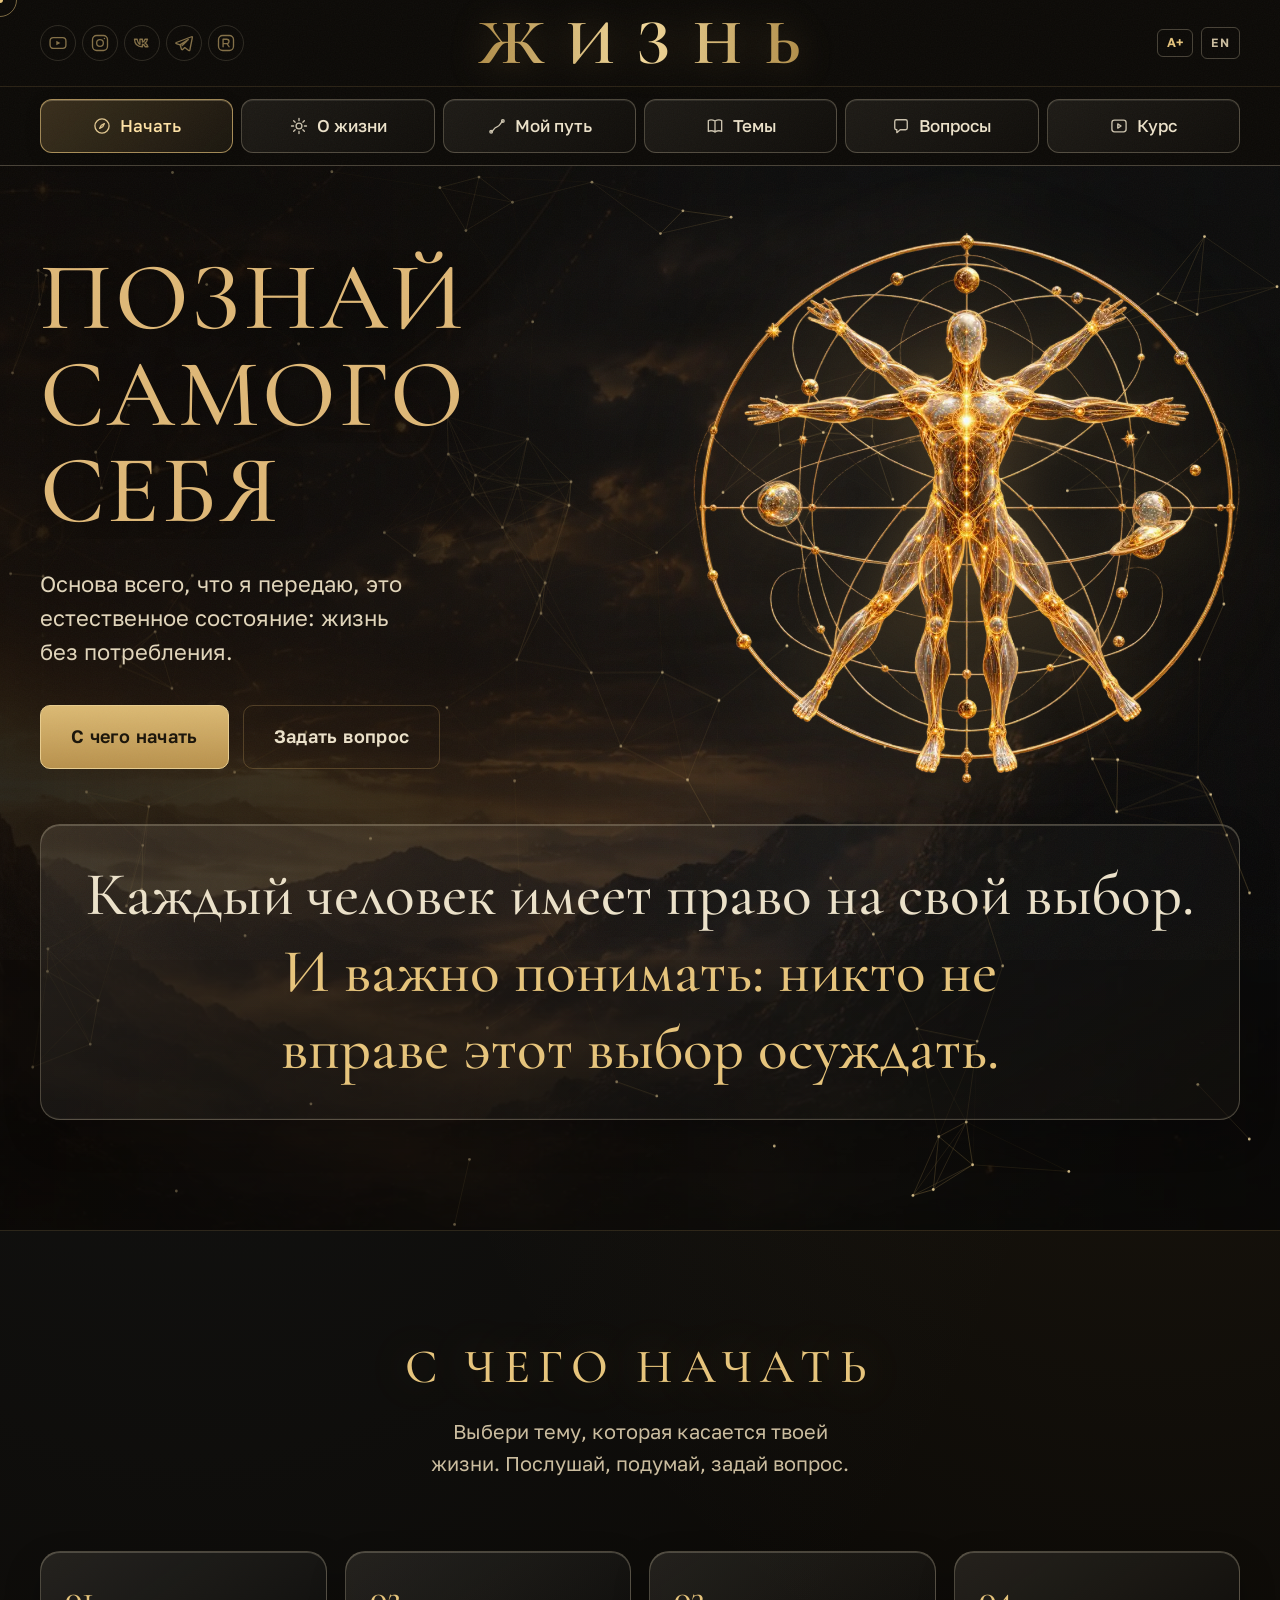
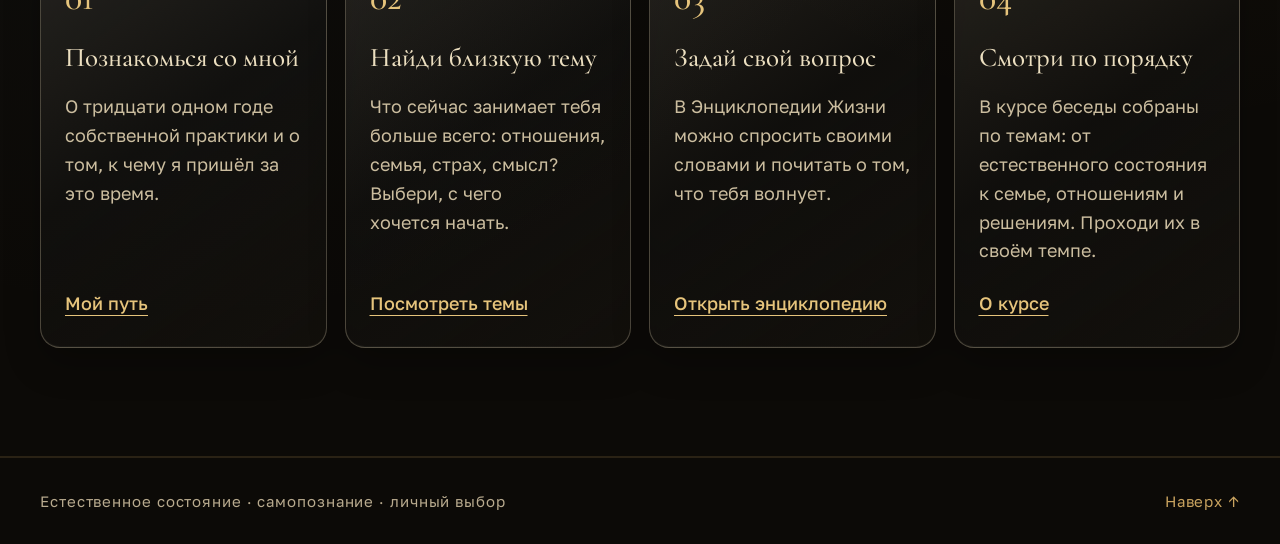
<file: index.html>
<!DOCTYPE html><html lang="ru"><head><meta charSet="utf-8"/><meta name="viewport" content="width=device-width, initial-scale=1"/><link rel="preload" as="image" imageSrcSet="/media/20260905/vitruvian-lite-420.webp 420w, /media/20260905/vitruvian-lite-960.webp 960w" imageSizes="(max-width: 780px) 80vw, 560px" fetchPriority="high"/><link rel="stylesheet" href="/_next/static/css/index.DhAYpNsx.css" data-rsc-css-href="/_next/static/css/index.DhAYpNsx.css" data-precedence="vite-rsc/importer-resources"/><link rel="modulepreload" fetchPriority="low" href="/_next/static/chunks/index-DhQwFuBl.js"/><script src="/_next/static/chunks/rolldown-runtime-C60lm6uB.js" type="module" async=""></script><script src="/_next/static/chunks/framework-D_rUT4EX.js" type="module" async=""></script><script src="/_next/static/chunks/app-elements-H_Dr48wG.js" type="module" async=""></script><script src="/_next/static/chunks/hash-Cp347hhd.js" type="module" async=""></script><script src="/_next/static/chunks/record-uXSNv6cl.js" type="module" async=""></script><script src="/_next/static/chunks/app-rsc-cache-busting-ClEClINr.js" type="module" async=""></script><script src="/_next/static/chunks/app-rsc-render-mode-CvTCGruk.js" type="module" async=""></script><script src="/_next/static/chunks/headers-C_MtfdF4.js" type="module" async=""></script><script src="/_next/static/chunks/protocol-headers-B9-bVeat.js" type="module" async=""></script><script src="/_next/static/chunks/deployment-id-DFhHa9wO.js" type="module" async=""></script><script src="/_next/static/chunks/navigation-errors-D5LMQqDL.js" type="module" async=""></script><link rel="modulepreload" href="/_next/static/chunks/layout-segment-context-Bcg0dL95.js" crossorigin=""/><link rel="modulepreload" href="/_next/static/chunks/site-BpwRKD_8.js" crossorigin=""/><title>Познай самого себя · Естественное состояние</title><meta name="description" content="Вячеслав Тимошенко: тридцать лет практики естественного состояния. Тело, привычки, семья и собственный выбор. Энциклопедия Жизни и курс."/><meta name="robots" content="index, follow"/><meta property="og:title" content="Познай самого себя · Естественное состояние"/><meta property="og:description" content="Вячеслав Тимошенко: тридцать лет практики естественного состояния. Тело, привычки, семья и собственный выбор. Энциклопедия Жизни и курс."/><meta property="og:url" content="https://vyhod-iz-matricy.pages.dev"/><meta property="og:site_name" content="Познай самого себя"/><meta property="og:type" content="website"/><meta property="og:locale" content="ru_RU"/><meta property="og:image" content="https://vyhod-iz-matricy.pages.dev/og-1200x630.jpg"/><meta property="og:image:width" content="1200"/><meta property="og:image:height" content="630"/><meta property="og:image:alt" content="Вячеслав Тимошенко"/><meta name="twitter:card" content="summary_large_image"/><meta name="twitter:title" content="Познай самого себя · Естественное состояние"/><meta name="twitter:description" content="Вячеслав Тимошенко: тридцать лет практики естественного состояния. Тело, привычки, семья и собственный выбор. Энциклопедия Жизни и курс."/><meta name="twitter:image" content="https://vyhod-iz-matricy.pages.dev/og-1200x630.jpg"/><link rel="icon" href="/favicon.svg" type="image/svg+xml"/><link rel="apple-touch-icon" href="/apple-touch-icon.png" type="image/png" sizes="180x180"/><link rel="manifest" href="/manifest.webmanifest"/><link rel="canonical" href="https://vyhod-iz-matricy.pages.dev"/><link rel="alternate" hrefLang="ru" href="https://vyhod-iz-matricy.pages.dev"/><link rel="alternate" hrefLang="en" href="https://vyhod-iz-matricy.pages.dev/en/"/><meta name="theme-color" content="#0c0a07"/><script>Object.assign(((self[Symbol.for("vinext.navigationRuntime")]??={bootstrap:{routeManifest:null},functions:{}}).bootstrap.rsc??={rsc:[]}),{params:{},nav:{"pathname":"/","searchParams":[]}})</script><link rel="modulepreload" href="/_next/static/chunks/index-DhQwFuBl.js" />
</head><body><main lang="ru"><div class="progress" aria-hidden="true"></div><div class="spotlight" aria-hidden="true"></div><div class="cursor-dot" aria-hidden="true"></div><div class="cursor-ring" aria-hidden="true"></div><script type="application/ld+json">{"@context":"https://schema.org","@type":"WebSite","name":"Вячеслав Тимошенко","url":"https://vyhod-iz-matricy.pages.dev/","inLanguage":"ru","author":{"@type":"Person","name":"Вячеслав Тимошенко"},"description":"Вячеслав Тимошенко: тридцать один год практики естественного состояния. Тело, привычки, семья и собственный выбор."}</script><nav class="nav-glass" aria-label="Навигация"><div class="nav shell"><ul class="social" aria-label="Мы в соцсетях"><li><span class="social-soon" aria-label="YouTube, скоро" title="YouTube · скоро"><svg viewBox="0 0 24 24" width="20" height="20" fill="none" stroke="currentColor" stroke-width="1.6" stroke-linecap="round" stroke-linejoin="round" aria-hidden="true"><rect x="2.5" y="5.5" width="19" height="13" rx="4"></rect><path d="M10 9.2v5.6l4.8-2.8z" fill="currentColor" stroke="none"></path></svg></span></li><li><span class="social-soon" aria-label="Instagram, скоро" title="Instagram · скоро"><svg viewBox="0 0 24 24" width="20" height="20" fill="none" stroke="currentColor" stroke-width="1.6" stroke-linecap="round" stroke-linejoin="round" aria-hidden="true"><rect x="3" y="3" width="18" height="18" rx="5"></rect><circle cx="12" cy="12" r="4"></circle><circle cx="17.3" cy="6.7" r=".9" fill="currentColor" stroke="none"></circle></svg></span></li><li><span class="social-soon" aria-label="ВКонтакте, скоро" title="ВКонтакте · скоро"><svg viewBox="0 0 24 24" width="20" height="20" fill="none" stroke="currentColor" stroke-width="1.6" stroke-linecap="round" stroke-linejoin="round" aria-hidden="true"><path d="M3 7.5h3.2c.6 3.4 2 5.6 3.3 6V7.5h3v3.4c1.3-.1 2.6-1.6 3.1-3.4h3c-.4 2.2-2 3.9-3.1 4.6 1.1.5 2.9 1.9 3.6 4.4h-3.3c-.6-1.6-1.9-2.9-3.3-3v3h-.4C6.3 16.5 3.3 13.2 3 7.5z"></path></svg></span></li><li><span class="social-soon" aria-label="Telegram, скоро" title="Telegram · скоро"><svg viewBox="0 0 24 24" width="20" height="20" fill="none" stroke="currentColor" stroke-width="1.6" stroke-linecap="round" stroke-linejoin="round" aria-hidden="true"><path d="M21 4.5 2.8 11.4c-.9.4-.9 1.1 0 1.4l4.5 1.4 1.7 5.3c.2.6.9.8 1.4.3l2.5-2.3 4.7 3.5c.6.4 1.2.2 1.4-.6L22 5.6c.2-1-.3-1.4-1-1.1zM7.6 14l9.6-6.1-7.6 7.3"></path></svg></span></li><li><span class="social-soon" aria-label="Rutube, скоро" title="Rutube · скоро"><svg viewBox="0 0 24 24" width="20" height="20" fill="none" stroke="currentColor" stroke-width="1.6" stroke-linecap="round" stroke-linejoin="round" aria-hidden="true"><rect x="3" y="3" width="18" height="18" rx="5"></rect><path d="M8.5 16.5v-9h4.3c1.8 0 2.8 1 2.8 2.6 0 1.4-.9 2.4-2.4 2.6l2.5 3.8M8.5 12.7h4"></path></svg></span></li></ul><a class="brand-word" href="#top">ЖИЗНЬ</a><div class="nav-tools"><button type="button" class="text-size" aria-pressed="false" title="Крупный текст" aria-label="Крупный текст">А+</button><a class="lang-switch" href="/en/" hrefLang="en" title="English version">EN</a></div></div></nav><nav class="section-tabs" aria-label="Разделы сайта"><div class="section-tabs-inner shell"><a href="#top" class="active" aria-current="page"><svg class="tab-icon" viewBox="0 0 24 24" width="20" height="20" fill="none" stroke="currentColor" stroke-width="1.6" stroke-linecap="round" stroke-linejoin="round" aria-hidden="true"><circle cx="12" cy="12" r="8.5"></circle><path d="m14.8 9.2-1.9 3.7-3.7 1.9 1.9-3.7z"></path></svg><span>Начать</span></a><a href="#vision" class=""><svg class="tab-icon" viewBox="0 0 24 24" width="20" height="20" fill="none" stroke="currentColor" stroke-width="1.6" stroke-linecap="round" stroke-linejoin="round" aria-hidden="true"><circle cx="12" cy="12" r="3.5"></circle><path d="M12 3v2.5M12 18.5V21M3 12h2.5M18.5 12H21M5.6 5.6l1.8 1.8M16.6 16.6l1.8 1.8M5.6 18.4l1.8-1.8M16.6 7.4l1.8-1.8"></path></svg><span>О жизни</span></a><a href="#road" class=""><svg class="tab-icon" viewBox="0 0 24 24" width="20" height="20" fill="none" stroke="currentColor" stroke-width="1.6" stroke-linecap="round" stroke-linejoin="round" aria-hidden="true"><path d="M5 19c3-1 3-5 7-6s4-5 7-7"></path><circle cx="5" cy="19" r="1.6"></circle><circle cx="19" cy="6" r="1.6"></circle></svg><span>Мой путь</span></a><a href="#clips" class=""><svg class="tab-icon" viewBox="0 0 24 24" width="20" height="20" fill="none" stroke="currentColor" stroke-width="1.6" stroke-linecap="round" stroke-linejoin="round" aria-hidden="true"><path d="M4 5.5C6 4.5 9 4.5 12 6c3-1.5 6-1.5 8-.5v13c-2-1-5-1-8 .5-3-1.5-6-1.5-8-.5zM12 6v13.5"></path></svg><span>Темы</span></a><a href="#encyclopedia" class=""><svg class="tab-icon" viewBox="0 0 24 24" width="20" height="20" fill="none" stroke="currentColor" stroke-width="1.6" stroke-linecap="round" stroke-linejoin="round" aria-hidden="true"><path d="M4.5 6.5a2 2 0 0 1 2-2h11a2 2 0 0 1 2 2v8a2 2 0 0 1-2 2H11l-4 3.5v-3.5h-.5a2 2 0 0 1-2-2z"></path></svg><span>Вопросы</span></a><a href="#buy" class=""><svg class="tab-icon" viewBox="0 0 24 24" width="20" height="20" fill="none" stroke="currentColor" stroke-width="1.6" stroke-linecap="round" stroke-linejoin="round" aria-hidden="true"><rect x="3.5" y="5" width="17" height="14" rx="3"></rect><path d="m10.5 9.5 4 2.5-4 2.5z"></path></svg><span>Курс</span></a></div></nav><header class="hero" id="top" data-tab="start"><div class="hero-art" data-para="0.14" aria-hidden="true"></div><div class="hero-veil" aria-hidden="true"></div><canvas class="threads" aria-hidden="true"></canvas><div class="shell hero-grid"><div class="hero-copy-side reveal"><h1><span class="line"><span>Познай</span></span><span class="line"><span>самого</span></span><span class="line"><span>себя</span></span></h1><p class="hero-lead">Основа всего, что я передаю, это естественное состояние: жизнь без потребления.</p><div class="hero-actions"><a class="button button-gold" href="#start">С чего начать</a><a class="button button-line" href="https://t.me/nutrition_encyclopedia_bot" target="_blank" rel="noopener">Задать вопрос</a></div></div><figure class="emblem reveal" aria-hidden="true"><img src="/media/20260905/vitruvian-lite-960.webp" srcSet="/media/20260905/vitruvian-lite-420.webp 420w, /media/20260905/vitruvian-lite-960.webp 960w" sizes="(max-width: 780px) 80vw, 560px" alt="" width="960" height="978" fetchPriority="high" decoding="async"/></figure><aside class="hero-quote glass reveal"><p>Каждый человек имеет право на свой выбор.<!-- --> <span class="quote-emphasis">И важно понимать: никто не вправе этот выбор осуждать.</span></p></aside></div></header><section class="section" id="vision" aria-label="О человеке и жизни" data-tab="life" hidden=""><div class="shell"><header class="section-head center reveal"><h2>Человек. Опыт. Жизнь.</h2><p>Кто мы? Что значит жить в этом теле? Эти вопросы много лет занимают меня. Здесь я делюсь своим пониманием.</p></header><aside class="pillar glass reveal reader-note" aria-label="Если ты читаешь эти строки"><h3>Если ты читаешь эти строки</h3><p>Раз ты здесь, значит, что-то в привычной жизни уже кажется тебе не тем. После плотной еды тяжело, сил не хватает, без кофе день не начинается. Это первые сигналы. Я никого не уговариваю и не тороплю. Здесь собрано то, к чему я пришёл сам, а как жить, решаешь ты.</p></aside><div class="pillar-grid"><article class="pillar glass reveal"><h3>Естественное состояние</h3><p>Основа всего, о чём я говорю. Так я называю жизнь без <strong class="said">еды</strong> и <strong class="said">воды</strong>. Из неё вырастает моё понимание тела, человека и духовного развития.</p></article><article class="pillar glass reveal"><h3>Человек и тело</h3><p>Я понимаю человека как душу, как жизнь. Тело для меня является формой, в которой мы здесь живём. Мне важно узнавать его возможности и бережно относиться к нему.</p></article><article class="pillar glass reveal"><h3>Тридцать один год поиска</h3><p>Я посвятил этому тридцать один год. Четырнадцать из них ежедневно исследовал собственное тело. Здесь рассказываю о том, через что прошёл сам.</p></article><article class="pillar glass reveal"><h3>Шаг за шагом</h3><p>Хочу передать свой опыт последовательно. Чтобы отдельные беседы складывались в понимание, а у тебя было время обдумать услышанное и задать вопросы.</p></article></div><p class="section-caption reveal"><a href="#author-position">Как я понимаю жизнь</a> · <a href="#road">Мой путь</a></p></div></section><section class="section" id="start" aria-label="С чего начать" data-tab="start"><div class="shell"><header class="section-head center reveal"><h2>С чего начать</h2><p>Выбери тему, которая касается твоей жизни. Послушай, подумай, задай вопрос.</p></header><ol class="start-grid"><li class="start-card glass reveal"><span class="step-number" aria-hidden="true">0<!-- -->1</span><h3>Познакомься со мной</h3><p>О тридцати одном годе собственной практики и о том, к чему я пришёл за это время.</p><a href="#road">Мой путь</a></li><li class="start-card glass reveal"><span class="step-number" aria-hidden="true">0<!-- -->2</span><h3>Найди близкую тему</h3><p>Что сейчас занимает тебя больше всего: отношения, семья, страх, смысл? Выбери, с чего хочется начать.</p><a href="#program">Посмотреть темы</a></li><li class="start-card glass reveal"><span class="step-number" aria-hidden="true">0<!-- -->3</span><h3>Задай свой вопрос</h3><p>В Энциклопедии Жизни можно спросить своими словами и почитать о том, что тебя волнует.</p><a href="https://t.me/nutrition_encyclopedia_bot" target="_blank" rel="noopener">Открыть энциклопедию</a></li><li class="start-card glass reveal"><span class="step-number" aria-hidden="true">0<!-- -->4</span><h3>Смотри по порядку</h3><p>В курсе беседы собраны по темам: от естественного состояния к семье, отношениям и решениям. Проходи их в своём темпе.</p><a href="#buy">О курсе</a></li></ol></div></section><section class="section" id="encyclopedia" aria-label="Энциклопедия Жизни" data-tab="questions" hidden=""><div class="shell"><div class="encyclopedia-card glass reveal"><div><p class="hero-kicker">Вопросы в Telegram</p><h2>Энциклопедия Жизни</h2><p>О человеке, теле, привычках и выборе. Читай по темам или напиши, что тебя волнует. Бот поможет найти ответ в беседах и текстах.</p><p class="encyclopedia-facts">Читать темы можно без ограничений. Первые 10 вопросов своими словами бесплатны.</p></div><a class="button button-gold" href="https://t.me/nutrition_encyclopedia_bot" target="_blank" rel="noopener">Задать вопрос в Telegram</a></div></div></section><section class="section" id="author-position" aria-label="Как я понимаю жизнь" data-tab="life" hidden=""><div class="shell"><header class="section-head center reveal"><h2>Как я понимаю жизнь</h2><p>Я рассказываю о том, к чему пришёл за годы собственного поиска.</p></header><div class="position-list reveal"><details class="position-item glass"><summary>Длительность жизни</summary><button type="button" class="listen" aria-pressed="false" aria-label="Слушать голосом Вячеслава"><svg viewBox="0 0 24 24" width="18" height="18" aria-hidden="true"><path d="M8 5.5v13l10.5-6.5z" fill="currentColor"></path></svg><span>Слушать</span></button><p>Я знаю, что возможности человека гораздо шире <strong class="said">привычных представлений</strong>. В потреблении человек может прожить до ста пятидесяти, двухсот лет. Без потребления можно жить триста, пятьсот, тысячу и более лет и уйти самому, когда сам решишь.</p></details><details class="position-item glass"><summary>Возможности мозга</summary><button type="button" class="listen" aria-pressed="false" aria-label="Слушать голосом Вячеслава"><svg viewBox="0 0 24 24" width="18" height="18" aria-hidden="true"><path d="M8 5.5v13l10.5-6.5z" fill="currentColor"></path></svg><span>Слушать</span></button><p>Говоря о возможностях человека, я сравнивал 1–2% с 5–7% и говорил о раскрытии мозга на 100%. Так я показываю, сколько в нас ещё не раскрыто.</p></details><details class="position-item glass"><summary>Духовное развитие</summary><button type="button" class="listen" aria-pressed="false" aria-label="Слушать голосом Вячеслава"><svg viewBox="0 0 24 24" width="18" height="18" aria-hidden="true"><path d="M8 5.5v13l10.5-6.5z" fill="currentColor"></path></svg><span>Слушать</span></button><p>Я связываю развитие человека с душой и Творцом. Для меня это касается всей жизни: мыслей, поступков, привычек и отношения к людям.</p></details><details class="position-item glass"><summary>Тело как проводник света</summary><button type="button" class="listen" aria-pressed="false" aria-label="Слушать голосом Вячеслава"><svg viewBox="0 0 24 24" width="18" height="18" aria-hidden="true"><path d="M8 5.5v13l10.5-6.5z" fill="currentColor"></path></svg><span>Слушать</span></button><p>Когда человек живёт в естественном состоянии, его тело становится проводником света и энергии. Через него проходит свет Творца. Такое тело легко притягивает энергию, а вместе с ней и всё нужное в материальной жизни.</p></details></div></div></section><section class="section road-section" id="road" data-spotlight="1" aria-label="Мой путь" data-tab="path" hidden=""><div class="shell"><header class="section-head reveal"><h2>Мой путь</h2><p>Здесь я рассказываю, к чему пришёл и что хочу передать.</p></header><figure class="portrait reveal"><img class="reveal-img" src="/media/20261009/portrait-810.webp" srcSet="/media/20261009/portrait-480.webp 480w, /media/20261009/portrait-810.webp 810w" sizes="(max-width: 780px) min(70vw, 340px), 360px" alt="Вячеслав Тимошенко" width="810" height="1080" loading="lazy" decoding="async"/><figcaption><span>Вячеслав Тимошенко</span>автор проекта</figcaption></figure><ol class="timeline"><li class="timeline-point"><strong>31 год</strong><span>собственной практики</span></li><li class="timeline-point"><strong>14 лет</strong><span>ежедневного исследования тела</span></li><li class="timeline-point"><strong>Сейчас</strong><span>собираю опыт по частицам и передаю его</span></li></ol><div class="path-chapters"><article class="path-chapter glass reveal"><h3>Проверять на себе</h3><button type="button" class="listen" aria-pressed="false" aria-label="Слушать голосом Вячеслава"><svg viewBox="0 0 24 24" width="18" height="18" aria-hidden="true"><path d="M8 5.5v13l10.5-6.5z" fill="currentColor"></path></svg><span>Слушать</span></button><p>Я посвятил собственной практике тридцать один год. Сначала это было моё личное развитие, а потом всё это перешло в личное исследование для человечества. Меня это так заинтересовало, что я стал сам изучать себя, чтобы потом передать это людям.</p></article><article class="path-chapter glass reveal"><h3>Естественное состояние</h3><button type="button" class="listen" aria-pressed="false" aria-label="Слушать голосом Вячеслава"><svg viewBox="0 0 24 24" width="18" height="18" aria-hidden="true"><path d="M8 5.5v13l10.5-6.5z" fill="currentColor"></path></svg><span>Слушать</span></button><p>Я знаю и утверждаю: человеку не нужна еда. Жить на еде можно, но за это приходится заплатить здоровьем и впоследствии жизнью. Для меня этот вопрос связан с телом, привычками и духовным развитием.</p></article><article class="path-chapter glass reveal"><h3>Передать то, что прожил</h3><button type="button" class="listen" aria-pressed="false" aria-label="Слушать голосом Вячеслава"><svg viewBox="0 0 24 24" width="18" height="18" aria-hidden="true"><path d="M8 5.5v13l10.5-6.5z" fill="currentColor"></path></svg><span>Слушать</span></button><p>Вначале это не являлось целью. Это было просто исследование себя: улучшить свою форму, чтобы была энергия воспитать свою дочку. А потом это перешло в серьёзную работу. За эти годы осталось много записей: беседы, голосовые сообщения, тексты и видео. Сейчас я собираю свой опыт по частицам, по темам и по порядку. Чтобы ты мог начать с понятного вопроса, послушать, обдумать и постепенно разобраться глубже.</p></article></div><aside class="path-choice glass reveal" id="stop" aria-label="Право на свой выбор"><h3>Твой выбор остаётся за тобой</h3><p>Я не ставлю себя выше другого человека. Нет ни одного человека, который был бы выше или ниже другого. У всех нас одинаковые возможности и ресурсы, заложенные ещё до нашего рождения. У каждого свой путь и право выбирать, как жить. Я делюсь тем, что прошёл сам.</p><div class="path-links"><a href="https://t.me/nutrition_encyclopedia_bot" target="_blank" rel="noopener">Задать вопрос</a></div></aside></div></section><section class="section" id="pillars" aria-label="Три опоры" data-tab="life" hidden=""><div class="shell"><header class="section-head center reveal"><h2>Три опоры</h2><p>То, к чему я возвращаюсь в своих решениях и поступках.</p></header><div class="pillar-grid"><article class="pillar glass reveal"><h3>Замечать себя</h3><p>Что ты выбираешь сам, а что делаешь по привычке? Начни с простых наблюдений за своим днём.</p></article><article class="pillar glass reveal"><h3>Отвечать за свой выбор</h3><p>У каждого решения есть продолжение. Мне важно понимать, к чему ведут мои поступки.</p></article><article class="pillar glass reveal"><h3>Понимать через опыт</h3><p>Я наблюдал, пробовал, ошибался и снова искал. Так постепенно складывалось моё понимание жизни.</p></article></div></div></section><section class="section" id="clips" aria-label="Ролики" data-tab="topics" hidden=""><div class="shell"><header class="section-head center reveal"><h2>Ролики</h2><p>Короткие фильмы с моими словами. Нажми, чтобы смотреть со звуком.</p></header><ul class="clip-rail" aria-label="Ролики"><li><button type="button" class="clip-card glass"><video class="clip-preview" src="/media/clips/clip-01-preview.mp4" poster="/media/clips/clip-01.webp" muted="" loop="" playsInline="" preload="none" aria-hidden="true"></video><span class="clip-title"><svg viewBox="0 0 24 24" width="16" height="16" aria-hidden="true"><path d="M8 5.5v13l10.5-6.5z" fill="currentColor"></path></svg>Сила в доброте</span></button></li><li><button type="button" class="clip-card glass"><video class="clip-preview" src="/media/clips/clip-02-preview.mp4" poster="/media/clips/clip-02.webp" muted="" loop="" playsInline="" preload="none" aria-hidden="true"></video><span class="clip-title"><svg viewBox="0 0 24 24" width="16" height="16" aria-hidden="true"><path d="M8 5.5v13l10.5-6.5z" fill="currentColor"></path></svg>Начни свой день</span></button></li><li><button type="button" class="clip-card glass"><video class="clip-preview" src="/media/clips/clip-03-preview.mp4" poster="/media/clips/clip-03.webp" muted="" loop="" playsInline="" preload="none" aria-hidden="true"></video><span class="clip-title"><svg viewBox="0 0 24 24" width="16" height="16" aria-hidden="true"><path d="M8 5.5v13l10.5-6.5z" fill="currentColor"></path></svg>Дети видят всё</span></button></li><li><button type="button" class="clip-card glass"><video class="clip-preview" src="/media/clips/clip-04-preview.mp4" poster="/media/clips/clip-04.webp" muted="" loop="" playsInline="" preload="none" aria-hidden="true"></video><span class="clip-title"><svg viewBox="0 0 24 24" width="16" height="16" aria-hidden="true"><path d="M8 5.5v13l10.5-6.5z" fill="currentColor"></path></svg>Победи себя</span></button></li><li><button type="button" class="clip-card glass"><video class="clip-preview" src="/media/clips/clip-05-preview.mp4" poster="/media/clips/clip-05.webp" muted="" loop="" playsInline="" preload="none" aria-hidden="true"></video><span class="clip-title"><svg viewBox="0 0 24 24" width="16" height="16" aria-hidden="true"><path d="M8 5.5v13l10.5-6.5z" fill="currentColor"></path></svg>Сила любви</span></button></li><li><button type="button" class="clip-card glass"><video class="clip-preview" src="/media/clips/clip-06-preview.mp4" poster="/media/clips/clip-06.webp" muted="" loop="" playsInline="" preload="none" aria-hidden="true"></video><span class="clip-title"><svg viewBox="0 0 24 24" width="16" height="16" aria-hidden="true"><path d="M8 5.5v13l10.5-6.5z" fill="currentColor"></path></svg>Настоящее</span></button></li><li><button type="button" class="clip-card glass"><video class="clip-preview" src="/media/clips/clip-07-preview.mp4" poster="/media/clips/clip-07.webp" muted="" loop="" playsInline="" preload="none" aria-hidden="true"></video><span class="clip-title"><svg viewBox="0 0 24 24" width="16" height="16" aria-hidden="true"><path d="M8 5.5v13l10.5-6.5z" fill="currentColor"></path></svg>Энергия</span></button></li><li><button type="button" class="clip-card glass"><video class="clip-preview" src="/media/clips/clip-08-preview.mp4" poster="/media/clips/clip-08.webp" muted="" loop="" playsInline="" preload="none" aria-hidden="true"></video><span class="clip-title"><svg viewBox="0 0 24 24" width="16" height="16" aria-hidden="true"><path d="M8 5.5v13l10.5-6.5z" fill="currentColor"></path></svg>Родная земля</span></button></li><li><button type="button" class="clip-card glass"><video class="clip-preview" src="/media/clips/clip-09-preview.mp4" poster="/media/clips/clip-09.webp" muted="" loop="" playsInline="" preload="none" aria-hidden="true"></video><span class="clip-title"><svg viewBox="0 0 24 24" width="16" height="16" aria-hidden="true"><path d="M8 5.5v13l10.5-6.5z" fill="currentColor"></path></svg>Не сдаваться</span></button></li><li><button type="button" class="clip-card glass"><video class="clip-preview" src="/media/clips/clip-10-preview.mp4" poster="/media/clips/clip-10.webp" muted="" loop="" playsInline="" preload="none" aria-hidden="true"></video><span class="clip-title"><svg viewBox="0 0 24 24" width="16" height="16" aria-hidden="true"><path d="M8 5.5v13l10.5-6.5z" fill="currentColor"></path></svg>Человеком стать обязан</span></button></li></ul><dialog id="clip-dialog" class="clip-dialog"></dialog></div></section><section class="section" id="program" aria-label="Программа" data-tab="topics" hidden=""><div class="shell"><header class="section-head center reveal"><h2>О чём говорим</h2><p>О том, что касается тебя каждый день. Выбирай, что сейчас ближе: смотреть, слушать или читать.</p></header><div class="program-grid"><article class="program-card glass reveal" data-tilt="1"><img class="reveal-img" src="/media/20260915/prog-video-640.webp" alt="Беседы" width="640" height="640" loading="lazy" decoding="async"/><div class="program-body"><h3>Беседы</h3><p>О том, что волнует в обычной жизни: семья, отношения, страх, деньги и смысл. Можно смотреть или слушать.</p></div></article><article class="program-card glass reveal" data-tilt="1"><img class="reveal-img" src="/media/20260915/prog-practice-640.webp" alt="Самонаблюдение" width="640" height="640" loading="lazy" decoding="async"/><div class="program-body"><h3>Самонаблюдение</h3><p>Как ты принимаешь решения? Что повторяется изо дня в день? Замечай это и возвращайся к своим вопросам.</p></div></article><article class="program-card glass reveal" data-tilt="1"><img class="reveal-img" src="/media/20260915/prog-live-640.webp" alt="Вопросы" width="640" height="640" loading="lazy" decoding="async"/><div class="program-body"><h3>Вопросы</h3><p>Что-то осталось непонятным? Напиши об этом в Энциклопедию Жизни. Начать можно с одного вопроса.</p></div></article><article class="program-card glass reveal" data-tilt="1"><img class="reveal-img" src="/media/20260915/prog-community-640.webp" alt="Свой темп" width="640" height="640" loading="lazy" decoding="async"/><div class="program-body"><h3>Свой темп</h3><p>Читай и слушай без спешки. К важной для тебя беседе можно вернуться позже.</p></div></article></div></div></section><section class="section" id="thoughts" aria-label="О пути и теле" data-tab="topics" hidden=""><div class="shell"><header class="section-head center reveal"><h2>О пути и теле</h2><p>Коротко о том, что я понял на себе. Открывай то, что откликается.</p></header><div class="position-list reveal"><details class="position-item glass"><summary>Еда как зависимость</summary><button type="button" class="listen" aria-pressed="false" aria-label="Слушать голосом Вячеслава"><svg viewBox="0 0 24 24" width="18" height="18" aria-hidden="true"><path d="M8 5.5v13l10.5-6.5z" fill="currentColor"></path></svg><span>Слушать</span></button><p>Я не делю еду на правильную и неправильную. Для меня любая еда держит человека в зависимости, только разной силы. Сильнее всего держит тяжёлая пища, особенно убиенные животные. Она сразу прибивает человека к земле. Сюда входит всё, что люди называют продуктами животного происхождения: даже формулировку для этого придумали и повесили клише. На самом деле это мёртвая плоть. Мы становимся тем, что едим. Если мы едим мёртвое, то и сами становимся мёртвыми. Молоко животное даёт только своему ребёнку, так же как мать даёт молоко своему. Дальше держит убитое, сваренное, жареное, печёное: крупы, каши, приготовленные овощи. Это тоже мёртвая пища. Слабее держат сырые овощи, потом сырые фрукты, ещё слабее соки. Дальше выход в естественное состояние. Человек может есть, получать удовольствие и снимать этим стресс. Это его право, и за это его нельзя осуждать. Но за это он уже платит своим здоровьем и в результате жизнью, если не выйдет из состояния потребления.</p></details><details class="position-item glass"><summary>Почему говорят: мне не подходит</summary><button type="button" class="listen" aria-pressed="false" aria-label="Слушать голосом Вячеслава"><svg viewBox="0 0 24 24" width="18" height="18" aria-hidden="true"><path d="M8 5.5v13l10.5-6.5z" fill="currentColor"></path></svg><span>Слушать</span></button><p>Когда человеку что-либо не нравится, мозг легко находит аргументы для возражений. Так мозг — эго — защищает себя. Чаще за этими словами стоит нежелание проходить трансформацию: перемены, связанные с перестройкой тела, работу над собой в физическом и психологическом плане, перемены во внешности. Холод, слабость, ломка привычек. Это трудно, я знаю по себе.</p></details><details class="position-item glass"><summary>Каждый на своём уровне</summary><button type="button" class="listen" aria-pressed="false" aria-label="Слушать голосом Вячеслава"><svg viewBox="0 0 24 24" width="18" height="18" aria-hidden="true"><path d="M8 5.5v13l10.5-6.5z" fill="currentColor"></path></svg><span>Слушать</span></button><p>Кто-то делает короткие перерывы в еде, кто-то стал вегетарианцем, кто-то сыроедом, кто-то фруктоедом. Я сам когда-то шёл через все эти пути: вегетарианство, веганство, сыроедение, фруктоедение, сокопитие. По всем этим пищевым цепочкам я проходил туда и обратно много раз. Я никого не осуждаю. Каждый стоит на своей ступени и пойдёт дальше в своё время, когда будет готов.</p></details><details class="position-item glass"><summary>Практика — критерий истины</summary><button type="button" class="listen" aria-pressed="false" aria-label="Слушать голосом Вячеслава"><svg viewBox="0 0 24 24" width="18" height="18" aria-hidden="true"><path d="M8 5.5v13l10.5-6.5z" fill="currentColor"></path></svg><span>Слушать</span></button><p>Мир меняют практики. Те, кто прошёл всё на себе, а не изучал со стороны. На это я потратил тридцать один год жизни и почти пять миллиардов рублей. Четырнадцать лет из них каждый день исследовал своё тело. Подходил к самой границе жизни и смерти. Поэтому говорю только о том, что проверил сам.</p></details><details class="position-item glass"><summary>Почему в начале трудно</summary><button type="button" class="listen" aria-pressed="false" aria-label="Слушать голосом Вячеслава"><svg viewBox="0 0 24 24" width="18" height="18" aria-hidden="true"><path d="M8 5.5v13l10.5-6.5z" fill="currentColor"></path></svg><span>Слушать</span></button><p>Когда ты становишься на путь познания самого себя и входишь в естественное состояние, люди вокруг привыкли видеть тебя другим. А перемены начинают происходить и в лице, и в теле, и в мыслях, и в поступках, и тебя самого это пугает. Особенно если ты спортсмен: в начале естественного состояния ты проигрываешь любому спортсмену. Физические показатели падают, потому что тело перестраивается. Бывает слабость, вялость, голова тяжёлая. Многие говорят себе: лучше поем, посплю, и всё будет нормально. Это тоже выбор. Тот, у кого есть знания или поддержка, идёт дальше. Сегодня проходит три километра, завтра четыре, потом пять. Медленно, но с каждым днём легче.</p></details><details class="position-item glass"><summary>Почему не бывает быстро</summary><button type="button" class="listen" aria-pressed="false" aria-label="Слушать голосом Вячеслава"><svg viewBox="0 0 24 24" width="18" height="18" aria-hidden="true"><path d="M8 5.5v13l10.5-6.5z" fill="currentColor"></path></svg><span>Слушать</span></button><p>Тело человека является частью природы, а природа живая, и в ней ничего не происходит быстро. Саженец не становится большим деревом за ночь. Волосы и ногти тоже не отрастают быстро: на всё нужно время. Так же и в теле, в естественном состоянии. Первый, второй, третий год идут перемены. Многие сходят с пути именно здесь: не хватает терпения переждать.</p></details><details class="position-item glass"><summary>Как обновляется тело</summary><button type="button" class="listen" aria-pressed="false" aria-label="Слушать голосом Вячеслава"><svg viewBox="0 0 24 24" width="18" height="18" aria-hidden="true"><path d="M8 5.5v13l10.5-6.5z" fill="currentColor"></path></svg><span>Слушать</span></button><p>Когда человек перестаёт потреблять, тело больше не тратит силы на то, чтобы принять еду и вывести её. Все системы обновляются, клетки постепенно заменяются, и в том же теле выстраивается новая форма жизни. Внутренние органы включаются полностью. Человек молодеет. Мои сверстники стареют, а я с годами всё моложе.</p></details><details class="position-item glass"><summary>Возможности без предела</summary><button type="button" class="listen" aria-pressed="false" aria-label="Слушать голосом Вячеслава"><svg viewBox="0 0 24 24" width="18" height="18" aria-hidden="true"><path d="M8 5.5v13l10.5-6.5z" fill="currentColor"></path></svg><span>Слушать</span></button><p>Всё вокруг устроено как фрактал. Если сможешь пройти километр, сможешь пройти и десять. Сможешь десять, сможешь и сто. Сможешь сто, сможешь и тысячу. И так бесконечно. То же самое с бегом: если можешь пробежать десять километров, сможешь и двадцать, пятьдесят, сто, тысячу, и так бесконечно. Если ты можешь представить что-то в своём воображении, значит, это может быть и в твоей жизни. Многое зависит от подготовки, но не меньше от того, в каком состоянии ты это делаешь, в потреблении или без него.</p></details><details class="position-item glass"><summary>Что тело делает ночью</summary><button type="button" class="listen" aria-pressed="false" aria-label="Слушать голосом Вячеслава"><svg viewBox="0 0 24 24" width="18" height="18" aria-hidden="true"><path d="M8 5.5v13l10.5-6.5z" fill="currentColor"></path></svg><span>Слушать</span></button><p>К вечеру тело, загруженное едой за день, отключается. Ему нужен сон, потому что ночью оно разбирает всё, что человек в себя накидал. Поэтому поздним вечером на улице почти никого нет. Я в это время спокойно хожу или бегаю.</p></details><details class="position-item glass"><summary>Как еда выходит из тела</summary><button type="button" class="listen" aria-pressed="false" aria-label="Слушать голосом Вячеслава"><svg viewBox="0 0 24 24" width="18" height="18" aria-hidden="true"><path d="M8 5.5v13l10.5-6.5z" fill="currentColor"></path></svg><span>Слушать</span></button><p>Фрукты проходят легко. Мясо, жареная картошка, вермишель, шоколад и весь этот мусор выходят месяцами. Поэтому тем, кто пока остаётся в потреблении и не идёт дальше из-за страха или по своему выбору, я рекомендую питаться только фруктами, больше двигаться и есть не больше одного-двух раз в день.</p></details><details class="position-item glass"><summary>Почему портятся зубы</summary><button type="button" class="listen" aria-pressed="false" aria-label="Слушать голосом Вячеслава"><svg viewBox="0 0 24 24" width="18" height="18" aria-hidden="true"><path d="M8 5.5v13l10.5-6.5z" fill="currentColor"></path></svg><span>Слушать</span></button><p>Я исследовал на себе, от чего портятся зубы. Больше всего зубы портятся от любой пищи, приготовленной на огне. Сюда же относятся молочное, сыр, яйца, рыба и мясо.</p></details></div><p class="section-caption reveal">Хочешь спросить своими словами?<!-- --> <a href="https://t.me/nutrition_encyclopedia_bot" target="_blank" rel="noopener">Энциклопедия Жизни</a></p></div></section><section class="section" id="directions" aria-label="Направления" data-tab="topics" hidden=""><div class="shell"><header class="section-head center reveal"><h2>Направления</h2><p>Начать можно с бесед о повседневной жизни. К более глубоким вопросам возвращайся, когда почувствуешь интерес.</p></header><div class="direction-grid"><article class="direction glass reveal direction-current"><p class="direction-status">Первое направление · для тех, кто начинает</p><h3>Естественное состояние</h3><p>Естественное состояние и всё, что из него вырастает: тело, путь жизни, семья, отношения и решения. С этого можно начать знакомство.</p><a class="direction-link" href="#buy">О курсе<!-- --> <span aria-hidden="true">→</span></a></article><article class="direction glass reveal"><p class="direction-status">Второе направление · работа вглубь</p><h3>Осознанное преображение</h3><p>О привычках, дисциплине и ответственности за собственные решения. О том, как замечать себя и менять то, с чем больше не хочешь жить.</p></article><article class="direction glass reveal"><p class="direction-status">В подготовке</p><h3>Полное раскрытие</h3><p>Мои знания о возможностях человека, теле и духовном развитии. Предела человеческих возможностей не существует: ни в физическом, ни в психологическом плане, ни в творчестве. Всё зависит от твоего намерения, готовности работать над собой и от того, куда ты направляешь внимание.</p></article></div></div></section><section class="section" id="buy" aria-label="Курс" data-tab="course" hidden=""><div class="shell"><header class="section-head center reveal"><h2>Курс</h2></header><div class="buy-card glass reveal"><p class="buy-lead">Начинается с естественного состояния тела, дальше смысл, семья, отношения, страх и деньги. Короткие уроки можно смотреть с телефона или компьютера, без спешки.</p><ol class="buy-modules"><li>Естественное состояние<small>жизнь без потребления, тело, очищение, холод</small></li><li>Тело и движение<small>бег босиком, холод, испытания</small></li><li>Встреча с собой<small>моя история и первые вопросы о себе</small></li><li>Смысл и благодарность<small>сила сердца, доброта, что значит быть счастливым</small></li><li>Семья и наследие<small>дети и внуки, папина школа, что мы оставляем после себя</small></li><li>Отношения<small>мужчина и женщина, любовь и ожидания, предательство</small></li><li>Страх и решения<small>как отпустить страх и решиться</small></li><li>Деньги и достаток<small>как относиться к деньгам и богатству</small></li></ol><p class="buy-facts">78 уроков: 74 видео и 4 текста · около 6 часов</p><a class="button button-gold button-buy" href="https://t.me/The_Path_of_the_Heart_bot" target="_blank" rel="noopener">Купить курс</a><p class="buy-hint">Откроется Telegram-бот курса.</p><p class="buy-note">Можно остановиться на важной для себя мысли, вернуться к уроку и посмотреть его ещё раз.</p></div></div></section><section class="section" id="system" aria-label="Как устроена система" data-tab="course" hidden=""><div class="shell"><header class="section-head center reveal"><h2>Как устроена система</h2><p>Я практик, но одной практики мало. Нужна система, где всё изложено по порядку: с чего начать, что делать дальше, что будет происходить. Мы собираем её из моих бесед, записей и опыта, шаг за шагом.</p></header><ol class="start-grid"><li class="start-card glass reveal"><span class="step-number" aria-hidden="true">0<!-- -->1</span><h3>Знакомство</h3><p>Читаешь, смотришь, задаёшь вопросы в Энциклопедии Жизни. Проверяешь себя без спешки.</p></li><li class="start-card glass reveal"><span class="step-number" aria-hidden="true">0<!-- -->2</span><h3>Курс</h3><p>Беседы по порядку, по темам. Можно возвращаться к тому, что задело.</p></li><li class="start-card glass reveal"><span class="step-number" aria-hidden="true">0<!-- -->3</span><h3>Пространство</h3><p>Место, куда можно приехать на практику и самому прикоснуться к естественному состоянию. Время, место и условия будут объявлены отдельно.</p></li></ol></div></section><section class="section final" id="project" data-spotlight="1" aria-label="Финал" data-tab="course" hidden=""><img class="final-art" data-para="0.12" data-para-self="1" src="/media/20260915/final-trail-1536.webp" alt="" aria-hidden="true" width="1536" height="1024" loading="lazy" decoding="async"/><div class="final-veil" aria-hidden="true"></div><canvas class="threads" aria-hidden="true"></canvas><div class="shell"><h2 class="reveal"><span class="line"><span>Твой главный путь</span></span><span class="line"><span>начинается внутри.</span></span></h2><a class="button button-line reveal" href="https://t.me/nutrition_encyclopedia_bot" target="_blank" rel="noopener">Задать вопрос</a></div></section><footer class="footer"><div class="shell footer-row"><span>Естественное состояние · самопознание · личный выбор</span><a href="#top">Наверх ↑</a></div></footer></main><script type="module" src="/_next/static/chunks/index-DhQwFuBl.js" id="_R_" async=""></script><script>((self[Symbol.for("vinext.navigationRuntime")]??={bootstrap:{routeManifest:null},functions:{}}).bootstrap.rsc??={rsc:[]}).rsc.push("0:{\"page:/\":\"$L1\",\"layout:/\":\"$L2\",\"route:/\":\"$L3\",\"__route\":\"route:/\",\"__interceptionContext\":null,\"__layoutIds\":[\"layout:/\"],\"__rootLayout\":\"/\",\"__bfcacheSegmentIdentities\":{\"layout:/\":\"[\\\"layout\\\",\\\"layout:/\\\",\\\"root-boundary:/\\\",\\\"\\\"]\",\"page:/\":\"[\\\"page\\\",\\\"page:/\\\",\\\"root-boundary:/\\\",\\\"\\\"]\"},\"__srcPage\":[\"page\"],\"__layoutFlags\":{\"layout:/\":\"s\"},\"__artifactCompatibility\":{\"schemaVersion\":1,\"graphVersion\":\"app-route-graph:1177fd80f83fa7b0\",\"deploymentVersion\":\"45c5c229-5902-49a5-be49-57fe70c13bc5\",\"appElementsSchemaVersion\":1,\"rscPayloadSchemaVersion\":1,\"rootBoundaryId\":\"/\",\"renderEpoch\":null},\"__dynamicStaleTime\":0}\n")</script><script>((self[Symbol.for("vinext.navigationRuntime")]??={bootstrap:{routeManifest:null},functions:{}}).bootstrap.rsc??={rsc:[]}).rsc.push("4:I[\"88664c582e82\",[],\"Children\",1]\n")</script><script>((self[Symbol.for("vinext.navigationRuntime")]??={bootstrap:{routeManifest:null},functions:{}}).bootstrap.rsc??={rsc:[]}).rsc.push("5:I[\"89e04654e283\",[],\"GlobalErrorBoundary\",1]\n")</script><script>((self[Symbol.for("vinext.navigationRuntime")]??={bootstrap:{routeManifest:null},functions:{}}).bootstrap.rsc??={rsc:[]}).rsc.push("6:I[\"516dba86d6f6\",[],\"default\",1]\n")</script><script>((self[Symbol.for("vinext.navigationRuntime")]??={bootstrap:{routeManifest:null},functions:{}}).bootstrap.rsc??={rsc:[]}).rsc.push("7:I[\"89e04654e283\",[],\"ErrorBoundary\",1]\n")</script><script>((self[Symbol.for("vinext.navigationRuntime")]??={bootstrap:{routeManifest:null},functions:{}}).bootstrap.rsc??={rsc:[]}).rsc.push("8:I[\"4c81dbf4bedb\",[],\"LayoutSegmentProvider\",1]\n")</script><script>((self[Symbol.for("vinext.navigationRuntime")]??={bootstrap:{routeManifest:null},functions:{}}).bootstrap.rsc??={rsc:[]}).rsc.push("9:I[\"88664c582e82\",[],\"Slot\",1]\n")</script><script>((self[Symbol.for("vinext.navigationRuntime")]??={bootstrap:{routeManifest:null},functions:{}}).bootstrap.rsc??={rsc:[]}).rsc.push("a:I[\"89e04654e283\",[],\"NotFoundBoundary\",1]\n")</script><script>((self[Symbol.for("vinext.navigationRuntime")]??={bootstrap:{routeManifest:null},functions:{}}).bootstrap.rsc??={rsc:[]}).rsc.push("b:I[\"c2747888630f\",[],\"default\",1]\n")</script><script>((self[Symbol.for("vinext.navigationRuntime")]??={bootstrap:{routeManifest:null},functions:{}}).bootstrap.rsc??={rsc:[]}).rsc.push(":HL[\"/_next/static/css/index.DhAYpNsx.css\",\"style\"     ]\n")</script><script>((self[Symbol.for("vinext.navigationRuntime")]??={bootstrap:{routeManifest:null},functions:{}}).bootstrap.rsc??={rsc:[]}).rsc.push("2:[[[\"$\",\"link\",\"css:/_next/static/css/index.DhAYpNsx.css\",{\"rel\":\"stylesheet\",\"precedence\":\"vite-rsc/importer-resources\",\"href\":\"/_next/static/css/index.DhAYpNsx.css\",\"data-rsc-css-href\":\"/_next/static/css/index.DhAYpNsx.css\"}],\"$undefined\"],[\"$\",\"html\",null,{\"lang\":\"ru\",\"children\":[\"$\",\"body\",null,{\"children\":[\"$\",\"$L4\",null,{}]}]}]]\n")</script><script>((self[Symbol.for("vinext.navigationRuntime")]??={bootstrap:{routeManifest:null},functions:{}}).bootstrap.rsc??={rsc:[]}).rsc.push("3:[[[\"$\",\"meta\",null,{\"charSet\":\"utf-8\"}],[[\"$\",\"title\",\"0\",{\"children\":\"Познай самого себя · Естественное состояние\"}],[\"$\",\"meta\",\"1\",{\"name\":\"description\",\"content\":\"Вячеслав Тимошенко: тридцать лет практики естественного состояния. Тело, привычки, семья и собственный выбор. Энциклопедия Жизни и курс.\"}],[\"$\",\"meta\",\"2\",{\"name\":\"robots\",\"content\":\"index, follow\"}],[\"$\",\"meta\",\"3\",{\"property\":\"og:title\",\"content\":\"Познай самого себя · Естественное состояние\"}],[\"$\",\"meta\",\"4\",{\"property\":\"og:description\",\"content\":\"Вячеслав Тимошенко: тридцать лет практики естественного состояния. Тело, привычки, семья и собственный выбор. Энциклопедия Жизни и курс.\"}],[\"$\",\"meta\",\"5\",{\"property\":\"og:url\",\"content\":\"https://vyhod-iz-matricy.pages.dev\"}],[\"$\",\"meta\",\"6\",{\"property\":\"og:site_name\",\"content\":\"Познай самого себя\"}],[\"$\",\"meta\",\"7\",{\"property\":\"og:type\",\"content\":\"website\"}],[\"$\",\"meta\",\"8\",{\"property\":\"og:locale\",\"content\":\"ru_RU\"}],[\"$\",\"meta\",\"9\",{\"property\":\"og:image\",\"content\":\"https://vyhod-iz-matricy.pages.dev/og-1200x630.jpg\"}],[\"$\",\"meta\",\"10\",{\"property\":\"og:image:width\",\"content\":\"1200\"}],[\"$\",\"meta\",\"11\",{\"property\":\"og:image:height\",\"content\":\"630\"}],[\"$\",\"meta\",\"12\",{\"property\":\"og:image:alt\",\"content\":\"Вячеслав Тимошенко\"}],[\"$\",\"meta\",\"13\",{\"name\":\"twitter:card\",\"content\":\"summary_large_image\"}],[\"$\",\"meta\",\"14\",{\"name\":\"twitter:title\",\"content\":\"Познай самого себя · Естественное состояние\"}],[\"$\",\"meta\",\"15\",{\"name\":\"twitter:description\",\"content\":\"Вячеслав Тимошенко: тридцать лет практики естественного состояния. Тело, привычки, семья и собственный выбор. Энциклопедия Жизни и курс.\"}],[\"$\",\"meta\",\"16\",{\"name\":\"twitter:image\",\"content\":\"https://vyhod-iz-matricy.pages.dev/og-1200x630.jpg\"}],[\"$\",\"link\",\"17\",{\"data-vinext-streamed-icon\":\"$undefined\",\"rel\":\"icon\",\"href\":\"/favicon.svg\",\"type\":\"image/svg+xml\",\"sizes\":\"$undefined\",\"color\":\"$undefined\",\"media\":\"$undefined\",\"fetchPriority\":\"$undefined\"}],[\"$\",\"link\",\"18\",{\"data-vinext-streamed-icon\":\"$undefined\",\"rel\":\"apple-touch-icon\",\"href\":\"/apple-touch-icon.png\",\"type\":\"image/png\",\"sizes\":\"180x180\",\"color\":\"$undefined\",\"media\":\"$undefined\",\"fetchPriority\":\"$undefined\"}],[\"$\",\"link\",\"19\",{\"rel\":\"manifest\",\"href\":\"/manifest.webmanifest\"}],[\"$\",\"link\",\"20\",{\"rel\":\"canonical\",\"href\":\"https://vyhod-iz-matricy.pages.dev\"}],[\"$\",\"link\",\"21\",{\"rel\":\"alternate\",\"hrefLang\":\"ru\",\"href\":\"https://vyhod-iz-matricy.pages.dev\"}],[\"$\",\"link\",\"22\",{\"rel\":\"alternate\",\"hrefLang\":\"en\",\"href\":\"https://vyhod-iz-matricy.pages.dev/en/\"}]],[[\"$\",\"meta\",\"0\",{\"name\":\"viewport\",\"content\":\"width=device-width, initial-scale=1\"}],[\"$\",\"meta\",\"1\",{\"name\":\"theme-color\",\"content\":\"#0c0a07\"}]]],[\"$\",\"$L5\",null,{\"fallback\":\"$6\",\"children\":[\"$\",\"$L7\",null,{\"fallback\":\"$6\",\"children\":[\"$\",\"$L8\",null,{\"providerId\":\"layout:/\",\"segmentMap\":{\"children\":[]},\"children\":[\"$\",\"$L9\",null,{\"id\":\"layout:/\",\"parallelSlots\":\"$undefined\",\"children\":[\"$\",\"$La\",null,{\"resetKey\":\"\",\"fallback\":[\"$\",\"main\",null,{\"style\":{\"minHeight\":\"100svh\",\"display\":\"grid\",\"placeItems\":\"center\",\"background\":\"#f4efe4\",\"color\":\"#211c14\",\"textAlign\":\"center\",\"padding\":\"24px\"},\"children\":[\"$\",\"div\",null,{\"children\":[[\"$\",\"p\",null,{\"style\":{\"color\":\"#a8482a\",\"fontSize\":\"10px\",\"fontWeight\":600,\"letterSpacing\":\".16em\",\"textTransform\":\"uppercase\",\"margin\":0},\"children\":\"Страница не найдена\"}],[\"$\",\"h1\",null,{\"style\":{\"fontFamily\":\"Prata, Georgia, 'Times New Roman', serif\",\"fontWeight\":400,\"fontSize\":\"clamp(40px, 8vw, 84px)\",\"letterSpacing\":\"-.02em\",\"margin\":\"22px 0 0\",\"lineHeight\":1.05},\"children\":\"Здесь дороги нет.\"}],[\"$\",\"p\",null,{\"style\":{\"color\":\"#5f5847\",\"margin\":\"26px auto 0\",\"maxWidth\":\"380px\",\"lineHeight\":1.6},\"children\":\"Такой страницы на сайте нет. Вернитесь на дорогу и продолжите оттуда.\"}],[\"$\",\"$Lb\",null,{\"href\":\"/\",\"style\":{\"display\":\"inline-flex\",\"alignItems\":\"center\",\"gap\":\"20px\",\"marginTop\":\"34px\",\"padding\":\"15px 20px\",\"background\":\"#211c14\",\"color\":\"#f4efe4\",\"fontSize\":\"10px\",\"fontWeight\":600,\"letterSpacing\":\".14em\",\"textTransform\":\"uppercase\",\"textDecoration\":\"none\"},\"children\":[\"На дорогу \",[\"$\",\"i\",null,{\"style\":{\"fontSize\":\"16px\",\"fontStyle\":\"normal\"},\"children\":\"←\"}]]}]]}]}],\"children\":[\"$\",\"$La\",null,{\"resetKey\":\"\",\"fallback\":[\"$\",\"main\",null,{\"style\":{\"minHeight\":\"100svh\",\"display\":\"grid\",\"placeItems\":\"center\",\"background\":\"#f4efe4\",\"color\":\"#211c14\",\"textAlign\":\"center\",\"padding\":\"24px\"},\"children\":[\"$\",\"div\",null,{\"children\":[[\"$\",\"p\",null,{\"style\":{\"color\":\"#a8482a\",\"fontSize\":\"10px\",\"fontWeight\":600,\"letterSpacing\":\".16em\",\"textTransform\":\"uppercase\",\"margin\":0},\"children\":\"Страница не найдена\"}],\"$Lc\",\"$Ld\",\"$Le\"]}]}],\"children\":\"$Lf\"}]}]}]}]}]}],null,null]\n")</script><script>((self[Symbol.for("vinext.navigationRuntime")]??={bootstrap:{routeManifest:null},functions:{}}).bootstrap.rsc??={rsc:[]}).rsc.push("10:I[\"b5e1778f2eff\",[],\"AppRouterScrollTarget\",1]\n")</script><script>((self[Symbol.for("vinext.navigationRuntime")]??={bootstrap:{routeManifest:null},functions:{}}).bootstrap.rsc??={rsc:[]}).rsc.push("11:I[\"89e04654e283\",[],\"RedirectBoundary\",1]\n")</script><script>((self[Symbol.for("vinext.navigationRuntime")]??={bootstrap:{routeManifest:null},functions:{}}).bootstrap.rsc??={rsc:[]}).rsc.push("c:[\"$\",\"h1\",null,{\"style\":{\"fontFamily\":\"Prata, Georgia, 'Times New Roman', serif\",\"fontWeight\":400,\"fontSize\":\"clamp(40px, 8vw, 84px)\",\"letterSpacing\":\"-.02em\",\"margin\":\"22px 0 0\",\"lineHeight\":1.05},\"children\":\"Здесь дороги нет.\"}]\n")</script><script>((self[Symbol.for("vinext.navigationRuntime")]??={bootstrap:{routeManifest:null},functions:{}}).bootstrap.rsc??={rsc:[]}).rsc.push("d:[\"$\",\"p\",null,{\"style\":{\"color\":\"#5f5847\",\"margin\":\"26px auto 0\",\"maxWidth\":\"380px\",\"lineHeight\":1.6},\"children\":\"Такой страницы на сайте нет. Вернитесь на дорогу и продолжите оттуда.\"}]\n")</script><script>((self[Symbol.for("vinext.navigationRuntime")]??={bootstrap:{routeManifest:null},functions:{}}).bootstrap.rsc??={rsc:[]}).rsc.push("e:[\"$\",\"$Lb\",null,{\"href\":\"/\",\"style\":{\"display\":\"inline-flex\",\"alignItems\":\"center\",\"gap\":\"20px\",\"marginTop\":\"34px\",\"padding\":\"15px 20px\",\"background\":\"#211c14\",\"color\":\"#f4efe4\",\"fontSize\":\"10px\",\"fontWeight\":600,\"letterSpacing\":\".14em\",\"textTransform\":\"uppercase\",\"textDecoration\":\"none\"},\"children\":[\"На дорогу \",[\"$\",\"i\",null,{\"style\":{\"fontSize\":\"16px\",\"fontStyle\":\"normal\"},\"children\":\"←\"}]]}]\n")</script><script>((self[Symbol.for("vinext.navigationRuntime")]??={bootstrap:{routeManifest:null},functions:{}}).bootstrap.rsc??={rsc:[]}).rsc.push("f:[\"$\",\"$L10\",null,{\"children\":[\"$\",\"$L11\",null,{\"children\":[[\"$\",\"$L8\",null,{\"providerId\":\"page:/\",\"segmentMap\":{\"children\":[\"__PAGE__\"]},\"children\":[\"$\",\"$L9\",null,{\"id\":\"page:/\"}]}],null]}]}]\n")</script><script>((self[Symbol.for("vinext.navigationRuntime")]??={bootstrap:{routeManifest:null},functions:{}}).bootstrap.rsc??={rsc:[]}).rsc.push("12:I[\"b85b39017127\",[],\"Site\",1]\n")</script><script>((self[Symbol.for("vinext.navigationRuntime")]??={bootstrap:{routeManifest:null},functions:{}}).bootstrap.rsc??={rsc:[]}).rsc.push("1:[\"$\",\"$L12\",null,{\"c\":{\"lang\":\"ru\",\"home\":\"/\",\"other\":{\"href\":\"/en/\",\"label\":\"EN\",\"title\":\"English version\"},\"encyclopediaHref\":\"https://t.me/nutrition_encyclopedia_bot\",\"buyHref\":\"https://t.me/The_Path_of_the_Heart_bot\",\"price\":\"\",\"wordmark\":\"ЖИЗНЬ\",\"social\":{\"label\":\"Мы в соцсетях\",\"soon\":\"скоро\",\"items\":[{\"id\":\"youtube\",\"name\":\"YouTube\",\"href\":\"\"},{\"id\":\"instagram\",\"name\":\"Instagram\",\"href\":\"\"},{\"id\":\"vk\",\"name\":\"ВКонтакте\",\"href\":\"\"},{\"id\":\"telegram\",\"name\":\"Telegram\",\"href\":\"\"},{\"id\":\"rutube\",\"name\":\"Rutube\",\"href\":\"\"}]},\"nav\":\"Навигация\",\"sections\":\"Разделы сайта\",\"tabs\":{\"start\":\"Начать\",\"life\":\"О жизни\",\"path\":\"Мой путь\",\"topics\":\"Темы\",\"questions\":\"Вопросы\",\"course\":\"Курс\"},\"voice\":{\"on\":true,\"dir\":\"/media/voice\",\"play\":\"Слушать\",\"pause\":\"Пауза\",\"label\":\"Слушать голосом Вячеслава\"},\"text\":{\"larger\":\"Крупный текст\",\"normal\":\"Обычный текст\"},\"clips\":{\"label\":\"Ролики\",\"title\":\"Ролики\",\"lead\":\"Короткие фильмы с моими словами. Нажми, чтобы смотреть со звуком.\",\"close\":\"Закрыть\",\"items\":[\"Сила в доброте\",\"Начни свой день\",\"Дети видят всё\",\"Победи себя\",\"Сила любви\",\"Настоящее\",\"Энергия\",\"Родная земля\",\"Не сдаваться\",\"Человеком стать обязан\"]},\"ld\":{\"name\":\"Вячеслав Тимошенко\",\"description\":\"Вячеслав Тимошенко: тридцать один год практики естественного состояния. Тело, привычки, семья и собственный выбор.\"},\"hero\":{\"lines\":[\"Познай\",\"самого\",\"себя\"],\"lead\":\"Основа всего, что я передаю, это естественное состояние: жизнь без потребления.\",\"start\":\"С чего начать\",\"ask\":\"Задать вопрос\",\"quote\":[\"Каждый человек имеет право на свой выбор.\",\"И важно понимать: никто не вправе этот выбор осуждать.\"]},\"vision\":{\"label\":\"О человеке и жизни\",\"title\":\"Человек. Опыт. Жизнь.\",\"lead\":\"Кто мы? Что значит жить в этом теле? Эти вопросы много лет занимают меня. Здесь я делюсь своим пониманием.\",\"reader\":[\"Если ты читаешь эти строки\",\"Раз ты здесь, значит, что-то в привычной жизни уже кажется тебе не тем. После плотной еды тяжело, сил не хватает, без кофе день не начинается. Это первые сигналы. Я никого не уговариваю и не тороплю. Здесь собрано то, к чему я пришёл сам, а как жить, решаешь ты.\"],\"foundations\":[[\"Естественное состояние\",\"Основа всего, о чём я говорю. Так я называю жизнь без **еды** и **воды**. Из неё вырастает моё понимание тела, человека и духовного развития.\"],[\"Человек и тело\",\"Я понимаю человека как душу, как жизнь. Тело для меня является формой, в которой мы здесь живём. Мне важно узнавать его возможности и бережно относиться к нему.\"],[\"Тридцать один год поиска\",\"Я посвятил этому тридцать один год. Четырнадцать из них ежедневно исследовал собственное тело. Здесь рассказываю о том, через что прошёл сам.\"],[\"Шаг за шагом\",\"Хочу передать свой опыт последовательно. Чтобы отдельные беседы складывались в понимание, а у тебя было время обдумать услышанное и задать вопросы.\"]],\"links\":[\"Как я понимаю жизнь\",\"Мой путь\"]},\"start\":{\"label\":\"С чего начать\",\"title\":\"С чего начать\",\"lead\":\"Выбери тему, которая касается твоей жизни. Послушай, подумай, задай вопрос.\",\"steps\":[{\"title\":\"Познакомься со мной\",\"text\":\"О тридцати одном годе собственной практики и о том, к чему я пришёл за это время.\",\"href\":\"#road\",\"label\":\"Мой путь\"},{\"title\":\"Найди близкую тему\",\"text\":\"Что сейчас занимает тебя больше всего: отношения, семья, страх, смысл? Выбери, с чего хочется начать.\",\"href\":\"#program\",\"label\":\"Посмотреть темы\"},{\"title\":\"Задай свой вопрос\",\"text\":\"В Энциклопедии Жизни можно спросить своими словами и почитать о том, что тебя волнует.\",\"href\":\"https://t.me/nutrition_encyclopedia_bot\",\"label\":\"Открыть энциклопедию\"},{\"title\":\"Смотри по порядку\",\"text\":\"В курсе беседы собраны по темам: от естественного состояния к семье, отношениям и решениям. Проходи их в своём темпе.\",\"href\":\"#buy\",\"label\":\"О курсе\"}]},\"encyclopedia\":{\"label\":\"Энциклопедия Жизни\",\"kicker\":\"Вопросы в Telegram\",\"title\":\"Энциклопедия Жизни\",\"text\":\"О человеке, теле, привычках и выборе. Читай по темам или напиши, что тебя волнует. Бот поможет найти ответ в беседах и текстах.\",\"facts\":\"Читать темы можно без ограничений. Первые 10 вопросов своими словами бесплатны.\",\"button\":\"Задать вопрос в Telegram\"},\"position\":{\"label\":\"Как я понимаю жизнь\",\"title\":\"Как я понимаю жизнь\",\"lead\":\"Я рассказываю о том, к чему пришёл за годы собственного поиска.\",\"items\":[[\"Длительность жизни\",\"Я знаю, что возможности человека гораздо шире **привычных представлений**. В потреблении человек может прожить до ста пятидесяти, двухсот лет. Без потребления можно жить триста, пятьсот, тысячу и более лет и уйти самому, когда сам решишь.\"],[\"Возможности мозга\",\"Говоря о возможностях человека, я сравнивал 1–2% с 5–7% и говорил о раскрытии мозга на 100%. Так я показываю, сколько в нас ещё не раскрыто.\"],[\"Духовное развитие\",\"Я связываю развитие человека с душой и Творцом. Для меня это касается всей жизни: мыслей, поступков, привычек и отношения к людям.\"],[\"Тело как проводник света\",\"Когда человек живёт в естественном состоянии, его тело становится проводником света и энергии. Через него проходит свет Творца. Такое тело легко притягивает энергию, а вместе с ней и всё нужное в материальной жизни.\"]]},\"road\":{\"label\":\"Мой путь\",\"title\":\"Мой путь\",\"lead\":\"Здесь я рассказываю, к чему пришёл и что хочу передать.\",\"portrait\":{\"alt\":\"Вячеслав Тимошенко\",\"name\":\"Вячеслав Тимошенко\",\"role\":\"автор проекта\"},\"facts\":[[\"31 год\",\"собственной практики\"],[\"14 лет\",\"ежедневного исследования тела\"],[\"Сейчас\",\"собираю опыт по частицам и передаю его\"]],\"chapters\":[[\"Проверять на себе\",\"Я посвятил собственной практике тридцать один год. Сначала это было моё личное развитие, а потом всё это перешло в личное исследование для человечества. Меня это так заинтересовало, что я стал сам изучать себя, чтобы потом передать это людям.\"],[\"Естественное состояние\",\"Я знаю и утверждаю: человеку не нужна еда. Жить на еде можно, но за это приходится заплатить здоровьем и впоследствии жизнью. Для меня этот вопрос связан с телом, привычками и духовным развитием.\"],[\"Передать то, что прожил\",\"Вначале это не являлось целью. Это было просто исследование себя: улучшить свою форму, чтобы была энергия воспитать свою дочку. А потом это перешло в серьёзную работу. За эти годы осталось много записей: беседы, голосовые сообщения, тексты и видео. Сейчас я собираю свой опыт по частицам, по темам и по порядку. Чтобы ты мог начать с понятного вопроса, послушать, обдумать и постепенно разобраться глубже.\"]],\"choice\":{\"label\":\"Право на свой выбор\",\"title\":\"Твой выбор остаётся за тобой\",\"text\":\"Я не ставлю себя выше другого человека. Нет ни одного человека, который был бы выше или ниже другого. У всех нас одинаковые возможности и ресурсы, заложенные ещё до нашего рождения. У каждого свой путь и право выбирать, как жить. Я делюсь тем, что прошёл сам.\",\"ask\":\"Задать вопрос\"}},\"pillars\":{\"label\":\"Три опоры\",\"title\":\"Три опоры\",\"lead\":\"То, к чему я возвращаюсь в своих решениях и поступках.\",\"items\":[[\"Замечать себя\",\"Что ты выбираешь сам, а что делаешь по привычке? Начни с простых наблюдений за своим днём.\"],[\"Отвечать за свой выбор\",\"У каждого решения есть продолжение. Мне важно понимать, к чему ведут мои поступки.\"],[\"Понимать через опыт\",\"Я наблюдал, пробовал, ошибался и снова искал. Так постепенно складывалось моё понимание жизни.\"]]},\"program\":{\"label\":\"Программа\",\"title\":\"О чём говорим\",\"lead\":\"О том, что касается тебя каждый день. Выбирай, что сейчас ближе: смотреть, слушать или читать.\",\"items\":[[\"Беседы\",\"prog-video-640.webp\",\"О том, что волнует в обычной жизни: семья, отношения, страх, деньги и смысл. Можно смотреть или слушать.\"],[\"Самонаблюдение\",\"prog-practice-640.webp\",\"Как ты принимаешь решения? Что повторяется изо дня в день? Замечай это и возвращайся к своим вопросам.\"],[\"Вопросы\",\"prog-live-640.webp\",\"Что-то осталось непонятным? Напиши об этом в Энциклопедию Жизни. Начать можно с одного вопроса.\"],[\"Свой темп\",\"prog-community-640.webp\",\"Читай и слушай без спешки. К важной для тебя беседе можно вернуться позже.\"]]},\"thoughts\":{\"label\":\"О пути и теле\",\"title\":\"О пути и теле\",\"lead\":\"Коротко о том, что я понял на себе. Открывай то, что откликается.\",\"ask\":\"Хочешь спросить своими словами?\",\"link\":\"Энциклопедия Жизни\",\"items\":[[\"Еда как зависимость\",\"Я не делю еду на правильную и неправильную. Для меня любая еда держит человека в зависимости, только разной силы. Сильнее всего держит тяжёлая пища, особенно убиенные животные. Она сразу прибивает человека к земле. Сюда входит всё, что люди называют продуктами животного происхождения: даже формулировку для этого придумали и повесили клише. На самом деле это мёртвая плоть. Мы становимся тем, что едим. Если мы едим мёртвое, то и сами становимся мёртвыми. Молоко животное даёт только своему ребёнку, так же как мать даёт молоко своему. Дальше держит убитое, сваренное, жареное, печёное: крупы, каши, приготовленные овощи. Это тоже мёртвая пища. Слабее держат сырые овощи, потом сырые фрукты, ещё слабее соки. Дальше выход в естественное состояние. Человек может есть, получать удовольствие и снимать этим стресс. Это его право, и за это его нельзя осуждать. Но за это он уже платит своим здоровьем и в результате жизнью, если не выйдет из состояния потребления.\"],[\"Почему говорят: мне не подходит\",\"Когда человеку что-либо не нравится, мозг легко находит аргументы для возражений. Так мозг — эго — защищает себя. Чаще за этими словами стоит нежелание проходить трансформацию: перемены, связанные с перестройкой тела, работу над собой в физическом и психологическом плане, перемены во внешности. Холод, слабость, ломка привычек. Это трудно, я знаю по себе.\"],[\"Каждый на своём уровне\",\"Кто-то делает короткие перерывы в еде, кто-то стал вегетарианцем, кто-то сыроедом, кто-то фруктоедом. Я сам когда-то шёл через все эти пути: вегетарианство, веганство, сыроедение, фруктоедение, сокопитие. По всем этим пищевым цепочкам я проходил туда и обратно много раз. Я никого не осуждаю. Каждый стоит на своей ступени и пойдёт дальше в своё время, когда будет готов.\"],[\"Практика — критерий истины\",\"Мир меняют практики. Те, кто прошёл всё на себе, а не изучал со стороны. На это я потратил тридцать один год жизни и почти пять миллиардов рублей. Четырнадцать лет из них каждый день исследовал своё тело. Подходил к самой границе жизни и смерти. Поэтому говорю только о том, что проверил сам.\"],[\"Почему в начале трудно\",\"Когда ты становишься на путь познания самого себя и входишь в естественное состояние, люди вокруг привыкли видеть тебя другим. А перемены начинают происходить и в лице, и в теле, и в мыслях, и в поступках, и тебя самого это пугает. Особенно если ты спортсмен: в начале естественного состояния ты проигрываешь любому спортсмену. Физические показатели падают, потому что тело перестраивается. Бывает слабость, вялость, голова тяжёлая. Многие говорят себе: лучше поем, посплю, и всё будет нормально. Это тоже выбор. Тот, у кого есть знания или поддержка, идёт дальше. Сегодня проходит три километра, завтра четыре, потом пять. Медленно, но с каждым днём легче.\"],[\"Почему не бывает быстро\",\"Тело человека является частью природы, а природа живая, и в ней ничего не происходит быстро. Саженец не становится большим деревом за ночь. Волосы и ногти тоже не отрастают быстро: на всё нужно время. Так же и в теле, в естественном состоянии. Первый, второй, третий год идут перемены. Многие сходят с пути именно здесь: не хватает терпения переждать.\"],[\"Как обновляется тело\",\"Когда человек перестаёт потреблять, тело больше не тратит силы на то, чтобы принять еду и вывести её. Все системы обновляются, клетки постепенно заменяются, и в том же теле выстраивается новая форма жизни. Внутренние органы включаются полностью. Человек молодеет. Мои сверстники стареют, а я с годами всё моложе.\"],[\"Возможности без предела\",\"Всё вокруг устроено как фрактал. Если сможешь пройти километр, сможешь пройти и десять. Сможешь десять, сможешь и сто. Сможешь сто, сможешь и тысячу. И так бесконечно. То же самое с бегом: если можешь пробежать десять километров, сможешь и двадцать, пятьдесят, сто, тысячу, и так бесконечно. Если ты можешь представить что-то в своём воображении, значит, это может быть и в твоей жизни. Многое зависит от подготовки, но не меньше от того, в каком состоянии ты это делаешь, в потреблении или без него.\"],[\"Что тело делает ночью\",\"К вечеру тело, загруженное едой за день, отключается. Ему нужен сон, потому что ночью оно разбирает всё, что человек в себя накидал. Поэтому поздним вечером на улице почти никого нет. Я в это время спокойно хожу или бегаю.\"],[\"Как еда выходит из тела\",\"Фрукты проходят легко. Мясо, жареная картошка, вермишель, шоколад и весь этот мусор выходят месяцами. Поэтому тем, кто пока остаётся в потреблении и не идёт дальше из-за страха или по своему выбору, я рекомендую питаться только фруктами, больше двигаться и есть не больше одного-двух раз в день.\"],[\"Почему портятся зубы\",\"Я исследовал на себе, от чего портятся зубы. Больше всего зубы портятся от любой пищи, приготовленной на огне. Сюда же относятся молочное, сыр, яйца, рыба и мясо.\"]]},\"directions\":{\"label\":\"Направления\",\"title\":\"Направления\",\"lead\":\"Начать можно с бесед о повседневной жизни. К более глубоким вопросам возвращайся, когда почувствуешь интерес.\",\"link\":\"О курсе\",\"items\":[{\"name\":\"Естественное состояние\",\"status\":\"Первое направление · для тех, кто начинает\",\"text\":\"Естественное состояние и всё, что из него вырастает: тело, путь жизни, семья, отношения и решения. С этого можно начать знакомство.\",\"current\":true},{\"name\":\"Осознанное преображение\",\"status\":\"Второе направление · работа вглубь\",\"text\":\"О привычках, дисциплине и ответственности за собственные решения. О том, как замечать себя и менять то, с чем больше не хочешь жить.\",\"current\":false},{\"name\":\"Полное раскрытие\",\"status\":\"В подготовке\",\"text\":\"Мои знания о возможностях человека, теле и духовном развитии. Предела человеческих возможностей не существует: ни в физическом, ни в психологическом плане, ни в творчестве. Всё зависит от твоего намерения, готовности работать над собой и от того, куда ты направляешь внимание.\",\"current\":false}]},\"course\":{\"label\":\"Курс\",\"title\":\"Курс\",\"lead\":\"Начинается с естественного состояния тела, дальше смысл, семья, отношения, страх и деньги. Короткие уроки можно смотреть с телефона или компьютера, без спешки.\",\"modules\":[[\"Естественное состояние\",\"жизнь без потребления, тело, очищение, холод\"],[\"Тело и движение\",\"бег босиком, холод, испытания\"],[\"Встреча с собой\",\"моя история и первые вопросы о себе\"],[\"Смысл и благодарность\",\"сила сердца, доброта, что значит быть счастливым\"],[\"Семья и наследие\",\"дети и внуки, папина школа, что мы оставляем после себя\"],[\"Отношения\",\"мужчина и женщина, любовь и ожидания, предательство\"],[\"Страх и решения\",\"как отпустить страх и решиться\"],[\"Деньги и достаток\",\"как относиться к деньгам и богатству\"]],\"facts\":\"78 уроков: 74 видео и 4 текста · около 6 часов\",\"buy\":\"Купить курс\",\"hint\":\"Откроется Telegram-бот курса.\",\"note\":\"Можно остановиться на важной для себя мысли, вернуться к уроку и посмотреть его ещё раз.\"},\"system\":{\"label\":\"Как устроена система\",\"title\":\"Как устроена система\",\"lead\":\"Я практик, но одной практики мало. Нужна система, где всё изложено по порядку: с чего начать, что делать дальше, что будет происходить. Мы собираем её из моих бесед, записей и опыта, шаг за шагом.\",\"steps\":[[\"Знакомство\",\"Читаешь, смотришь, задаёшь вопросы в Энциклопедии Жизни. Проверяешь себя без спешки.\"],[\"Курс\",\"Беседы по порядку, по темам. Можно возвращаться к тому, что задело.\"],[\"Пространство\",\"Место, куда можно приехать на практику и самому прикоснуться к естественному состоянию. Время, место и условия будут объявлены отдельно.\"]]},\"final\":{\"label\":\"Финал\",\"lines\":[\"Твой главный путь\",\"начинается внутри.\"],\"ask\":\"Задать вопрос\"},\"footer\":{\"line\":\"Естественное состояние · самопознание · личный выбор\",\"top\":\"Наверх ↑\"}}}]\n")</script><script>Object.assign(((self[Symbol.for("vinext.navigationRuntime")]??={bootstrap:{routeManifest:null},functions:{}}).bootstrap.rsc??={rsc:[]}),{"initialCacheKind":"static"});((self[Symbol.for("vinext.navigationRuntime")]??={bootstrap:{routeManifest:null},functions:{}}).bootstrap.rsc??={rsc:[]}).done=true</script></body></html>
</file>
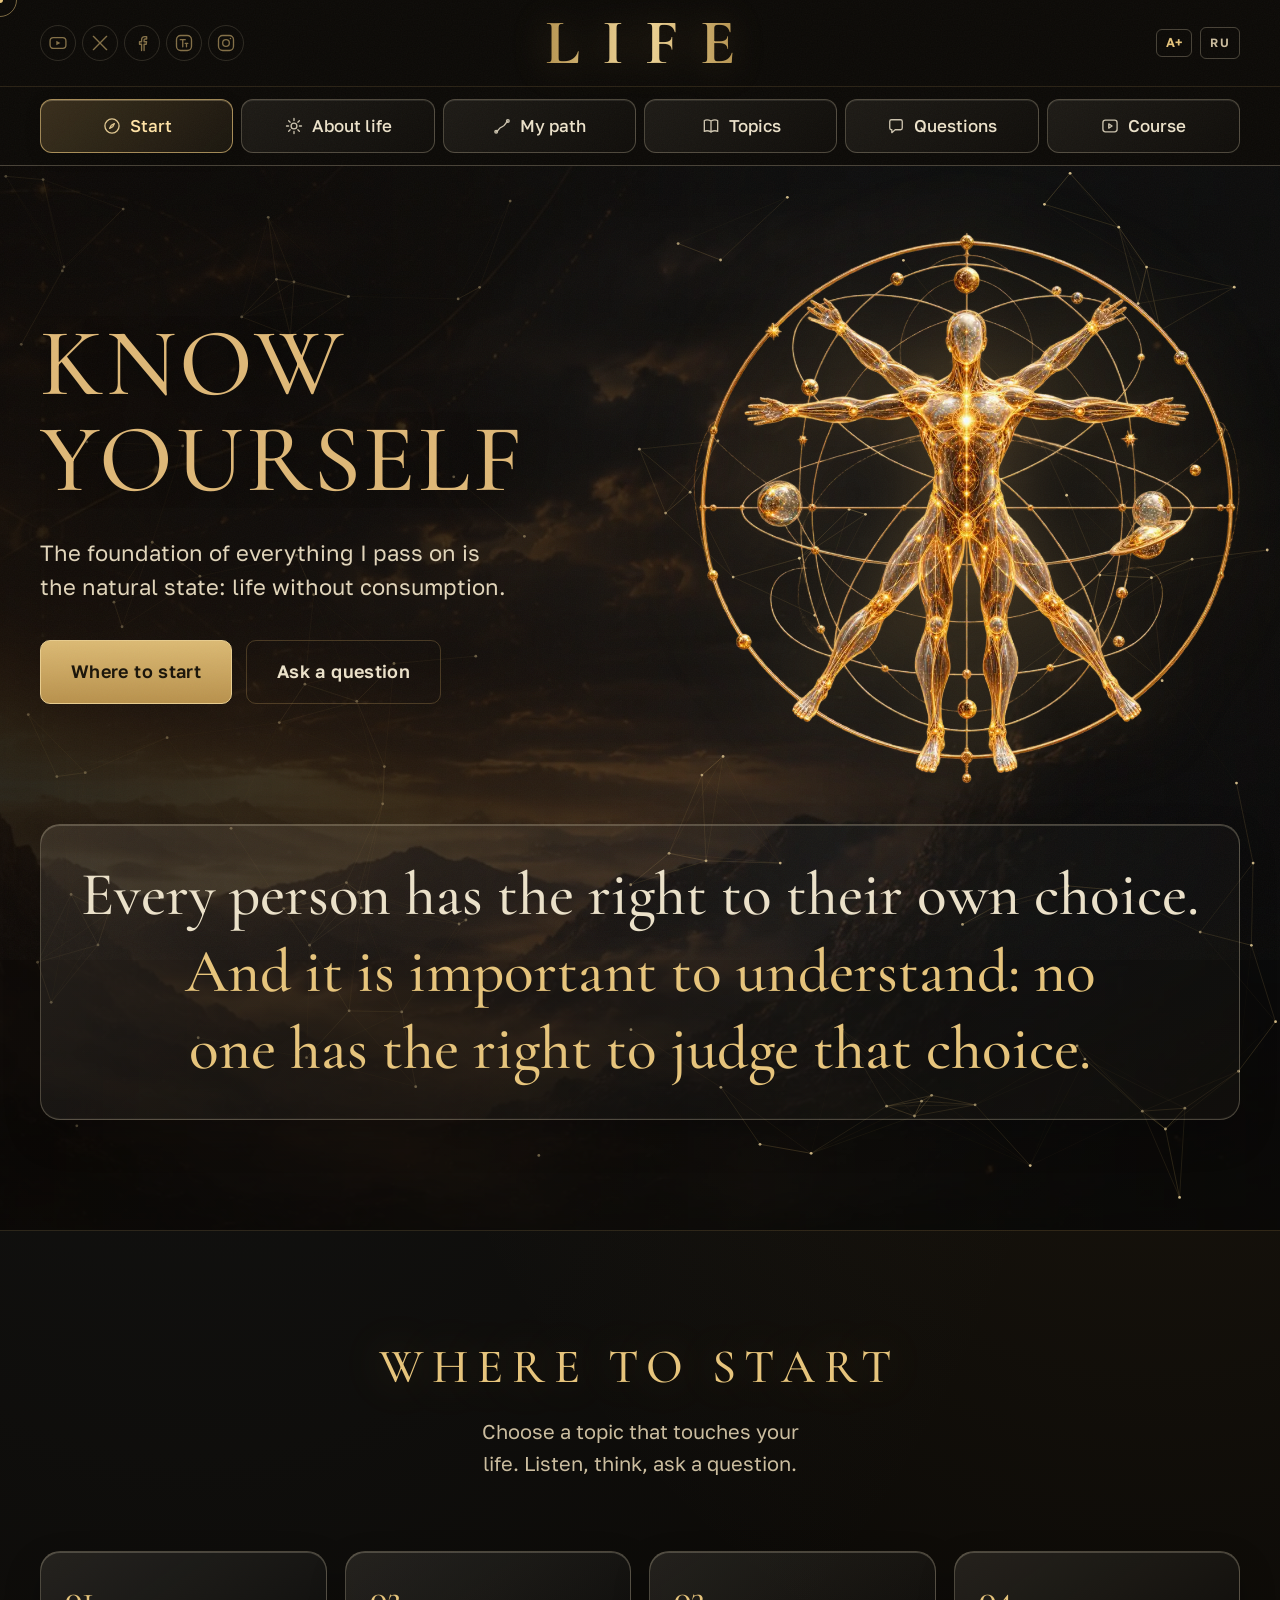
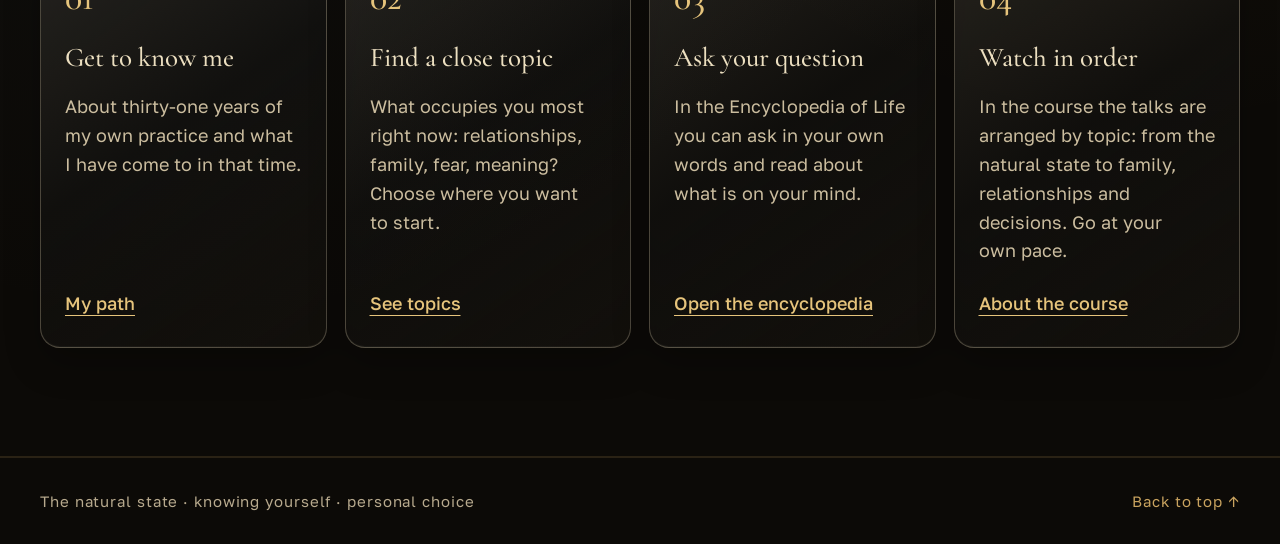
<file: en/index.html>
<!DOCTYPE html><html lang="ru"><head><meta charSet="utf-8"/><meta name="viewport" content="width=device-width, initial-scale=1"/><link rel="preload" as="image" imageSrcSet="/media/20260905/vitruvian-lite-420.webp 420w, /media/20260905/vitruvian-lite-960.webp 960w" imageSizes="(max-width: 780px) 80vw, 560px" fetchPriority="high"/><link rel="stylesheet" href="/_next/static/css/index.DhAYpNsx.css" data-rsc-css-href="/_next/static/css/index.DhAYpNsx.css" data-precedence="vite-rsc/importer-resources"/><link rel="modulepreload" fetchPriority="low" href="/_next/static/chunks/index-DhQwFuBl.js"/><script src="/_next/static/chunks/rolldown-runtime-C60lm6uB.js" type="module" async=""></script><script src="/_next/static/chunks/framework-D_rUT4EX.js" type="module" async=""></script><script src="/_next/static/chunks/app-elements-H_Dr48wG.js" type="module" async=""></script><script src="/_next/static/chunks/hash-Cp347hhd.js" type="module" async=""></script><script src="/_next/static/chunks/record-uXSNv6cl.js" type="module" async=""></script><script src="/_next/static/chunks/app-rsc-cache-busting-ClEClINr.js" type="module" async=""></script><script src="/_next/static/chunks/app-rsc-render-mode-CvTCGruk.js" type="module" async=""></script><script src="/_next/static/chunks/headers-C_MtfdF4.js" type="module" async=""></script><script src="/_next/static/chunks/protocol-headers-B9-bVeat.js" type="module" async=""></script><script src="/_next/static/chunks/deployment-id-DFhHa9wO.js" type="module" async=""></script><script src="/_next/static/chunks/navigation-errors-D5LMQqDL.js" type="module" async=""></script><link rel="modulepreload" href="/_next/static/chunks/layout-segment-context-Bcg0dL95.js" crossorigin=""/><link rel="modulepreload" href="/_next/static/chunks/site-BpwRKD_8.js" crossorigin=""/><title>Know Yourself · The natural state</title><meta name="description" content="Vyacheslav Timoshenko: thirty years of practising the natural state. The body, habits, family and your own choice. The Encyclopedia of Life and the course."/><meta name="robots" content="index, follow"/><meta property="og:title" content="Know Yourself · The natural state"/><meta property="og:description" content="Vyacheslav Timoshenko: thirty years of practising the natural state. The body, habits, family and your own choice. The Encyclopedia of Life and the course."/><meta property="og:url" content="https://vyhod-iz-matricy.pages.dev/en/"/><meta property="og:site_name" content="Know Yourself"/><meta property="og:type" content="website"/><meta property="og:locale" content="en_US"/><meta property="og:image" content="https://vyhod-iz-matricy.pages.dev/og-1200x630.jpg"/><meta property="og:image:width" content="1200"/><meta property="og:image:height" content="630"/><meta property="og:image:alt" content="Know Yourself"/><meta name="twitter:card" content="summary_large_image"/><meta name="twitter:title" content="Know Yourself · The natural state"/><meta name="twitter:description" content="Vyacheslav Timoshenko: thirty years of practising the natural state. The body, habits, family and your own choice. The Encyclopedia of Life and the course."/><meta name="twitter:image" content="https://vyhod-iz-matricy.pages.dev/og-1200x630.jpg"/><link rel="icon" href="/favicon.svg" type="image/svg+xml"/><link rel="apple-touch-icon" href="/apple-touch-icon.png" type="image/png" sizes="180x180"/><link rel="manifest" href="/manifest.webmanifest"/><link rel="canonical" href="https://vyhod-iz-matricy.pages.dev/en/"/><link rel="alternate" hrefLang="ru" href="https://vyhod-iz-matricy.pages.dev"/><link rel="alternate" hrefLang="en" href="https://vyhod-iz-matricy.pages.dev/en/"/><meta name="theme-color" content="#0c0a07"/><script>Object.assign(((self[Symbol.for("vinext.navigationRuntime")]??={bootstrap:{routeManifest:null},functions:{}}).bootstrap.rsc??={rsc:[]}),{params:{},nav:{"pathname":"/en","searchParams":[]}})</script><link rel="modulepreload" href="/_next/static/chunks/index-DhQwFuBl.js" />
</head><body><main lang="en"><div class="progress" aria-hidden="true"></div><div class="spotlight" aria-hidden="true"></div><div class="cursor-dot" aria-hidden="true"></div><div class="cursor-ring" aria-hidden="true"></div><script type="application/ld+json">{"@context":"https://schema.org","@type":"WebSite","name":"Vyacheslav Timoshenko","url":"https://vyhod-iz-matricy.pages.dev/en/","inLanguage":"en","author":{"@type":"Person","name":"Vyacheslav Timoshenko"},"description":"Vyacheslav Timoshenko: thirty-one years of practising the natural state. The body, habits, family and your own choice."}</script><nav class="nav-glass" aria-label="Navigation"><div class="nav shell"><ul class="social" aria-label="Follow us"><li><span class="social-soon" aria-label="YouTube, coming soon" title="YouTube · coming soon"><svg viewBox="0 0 24 24" width="20" height="20" fill="none" stroke="currentColor" stroke-width="1.6" stroke-linecap="round" stroke-linejoin="round" aria-hidden="true"><rect x="2.5" y="5.5" width="19" height="13" rx="4"></rect><path d="M10 9.2v5.6l4.8-2.8z" fill="currentColor" stroke="none"></path></svg></span></li><li><span class="social-soon" aria-label="X, coming soon" title="X · coming soon"><svg viewBox="0 0 24 24" width="20" height="20" fill="none" stroke="currentColor" stroke-width="1.6" stroke-linecap="round" stroke-linejoin="round" aria-hidden="true"><path d="M4 4l16 16M20 4 4 20"></path></svg></span></li><li><span class="social-soon" aria-label="Facebook, coming soon" title="Facebook · coming soon"><svg viewBox="0 0 24 24" width="20" height="20" fill="none" stroke="currentColor" stroke-width="1.6" stroke-linecap="round" stroke-linejoin="round" aria-hidden="true"><path d="M14.5 21v-7.5h2.6l.4-3h-3V8.7c0-.9.3-1.5 1.5-1.5h1.6V4.5c-.3 0-1.2-.1-2.3-.1-2.3 0-3.8 1.4-3.8 3.9v2.2H9v3h2.5V21"></path></svg></span></li><li><span class="social-soon" aria-label="Truth Social, coming soon" title="Truth Social · coming soon"><svg viewBox="0 0 24 24" width="20" height="20" fill="none" stroke="currentColor" stroke-width="1.6" stroke-linecap="round" stroke-linejoin="round" aria-hidden="true"><rect x="3" y="3" width="18" height="18" rx="5"></rect><path d="M7.5 8h6M10.5 8v8.5M13.5 12.5h3M15 12.5v4"></path></svg></span></li><li><span class="social-soon" aria-label="Instagram, coming soon" title="Instagram · coming soon"><svg viewBox="0 0 24 24" width="20" height="20" fill="none" stroke="currentColor" stroke-width="1.6" stroke-linecap="round" stroke-linejoin="round" aria-hidden="true"><rect x="3" y="3" width="18" height="18" rx="5"></rect><circle cx="12" cy="12" r="4"></circle><circle cx="17.3" cy="6.7" r=".9" fill="currentColor" stroke="none"></circle></svg></span></li></ul><a class="brand-word" href="#top">LIFE</a><div class="nav-tools"><button type="button" class="text-size" aria-pressed="false" title="Larger text" aria-label="Larger text">А+</button><a class="lang-switch" href="/" hrefLang="ru" title="Русская версия">RU</a></div></div></nav><nav class="section-tabs" aria-label="Site sections"><div class="section-tabs-inner shell"><a href="#top" class="active" aria-current="page"><svg class="tab-icon" viewBox="0 0 24 24" width="20" height="20" fill="none" stroke="currentColor" stroke-width="1.6" stroke-linecap="round" stroke-linejoin="round" aria-hidden="true"><circle cx="12" cy="12" r="8.5"></circle><path d="m14.8 9.2-1.9 3.7-3.7 1.9 1.9-3.7z"></path></svg><span>Start</span></a><a href="#vision" class=""><svg class="tab-icon" viewBox="0 0 24 24" width="20" height="20" fill="none" stroke="currentColor" stroke-width="1.6" stroke-linecap="round" stroke-linejoin="round" aria-hidden="true"><circle cx="12" cy="12" r="3.5"></circle><path d="M12 3v2.5M12 18.5V21M3 12h2.5M18.5 12H21M5.6 5.6l1.8 1.8M16.6 16.6l1.8 1.8M5.6 18.4l1.8-1.8M16.6 7.4l1.8-1.8"></path></svg><span>About life</span></a><a href="#road" class=""><svg class="tab-icon" viewBox="0 0 24 24" width="20" height="20" fill="none" stroke="currentColor" stroke-width="1.6" stroke-linecap="round" stroke-linejoin="round" aria-hidden="true"><path d="M5 19c3-1 3-5 7-6s4-5 7-7"></path><circle cx="5" cy="19" r="1.6"></circle><circle cx="19" cy="6" r="1.6"></circle></svg><span>My path</span></a><a href="#clips" class=""><svg class="tab-icon" viewBox="0 0 24 24" width="20" height="20" fill="none" stroke="currentColor" stroke-width="1.6" stroke-linecap="round" stroke-linejoin="round" aria-hidden="true"><path d="M4 5.5C6 4.5 9 4.5 12 6c3-1.5 6-1.5 8-.5v13c-2-1-5-1-8 .5-3-1.5-6-1.5-8-.5zM12 6v13.5"></path></svg><span>Topics</span></a><a href="#encyclopedia" class=""><svg class="tab-icon" viewBox="0 0 24 24" width="20" height="20" fill="none" stroke="currentColor" stroke-width="1.6" stroke-linecap="round" stroke-linejoin="round" aria-hidden="true"><path d="M4.5 6.5a2 2 0 0 1 2-2h11a2 2 0 0 1 2 2v8a2 2 0 0 1-2 2H11l-4 3.5v-3.5h-.5a2 2 0 0 1-2-2z"></path></svg><span>Questions</span></a><a href="#buy" class=""><svg class="tab-icon" viewBox="0 0 24 24" width="20" height="20" fill="none" stroke="currentColor" stroke-width="1.6" stroke-linecap="round" stroke-linejoin="round" aria-hidden="true"><rect x="3.5" y="5" width="17" height="14" rx="3"></rect><path d="m10.5 9.5 4 2.5-4 2.5z"></path></svg><span>Course</span></a></div></nav><header class="hero" id="top" data-tab="start"><div class="hero-art" data-para="0.14" aria-hidden="true"></div><div class="hero-veil" aria-hidden="true"></div><canvas class="threads" aria-hidden="true"></canvas><div class="shell hero-grid"><div class="hero-copy-side reveal"><h1><span class="line"><span>Know</span></span><span class="line"><span>yourself</span></span></h1><p class="hero-lead">The foundation of everything I pass on is the natural state: life without consumption.</p><div class="hero-actions"><a class="button button-gold" href="#start">Where to start</a><a class="button button-line" href="https://t.me/nutrition_encyclopedia_bot" target="_blank" rel="noopener">Ask a question</a></div></div><figure class="emblem reveal" aria-hidden="true"><img src="/media/20260905/vitruvian-lite-960.webp" srcSet="/media/20260905/vitruvian-lite-420.webp 420w, /media/20260905/vitruvian-lite-960.webp 960w" sizes="(max-width: 780px) 80vw, 560px" alt="" width="960" height="978" fetchPriority="high" decoding="async"/></figure><aside class="hero-quote glass reveal"><p>Every person has the right to their own choice.<!-- --> <span class="quote-emphasis">And it is important to understand: no one has the right to judge that choice.</span></p></aside></div></header><section class="section" id="vision" aria-label="About a person and life" data-tab="life" hidden=""><div class="shell"><header class="section-head center reveal"><h2>Person. Experience. Life.</h2><p>Who are we? What does it mean to live in this body? These questions have occupied me for many years. Here I share my understanding.</p></header><aside class="pillar glass reveal reader-note" aria-label="If you are reading this"><h3>If you are reading this</h3><p>If you are here, something in your usual life already feels wrong. After a heavy meal you feel weighed down, you lack energy, the day does not start without coffee. These are the first signals. I do not persuade or rush anyone. Here is what I have come to myself, and how to live is up to you.</p></aside><div class="pillar-grid"><article class="pillar glass reveal"><h3>The natural state</h3><p>The foundation of everything I talk about. That is what I call life without <strong class="said">food</strong> and <strong class="said">water</strong>. My understanding of the body, a person and spiritual growth grows out of it.</p></article><article class="pillar glass reveal"><h3>A person and the body</h3><p>I understand a person as a soul, as life itself. The body is the form in which we live here. It matters to me to learn what it can do and to treat it with care.</p></article><article class="pillar glass reveal"><h3>Thirty-one years of searching</h3><p>I have given thirty-one years to this. For fourteen of them I studied my own body every day. Here I talk about what I have been through myself.</p></article><article class="pillar glass reveal"><h3>Step by step</h3><p>I want to pass on my experience in order, so that separate talks add up to understanding and you have time to think and ask questions.</p></article></div><p class="section-caption reveal"><a href="#author-position">How I understand life</a> · <a href="#road">My path</a></p></div></section><section class="section" id="start" aria-label="Where to start" data-tab="start"><div class="shell"><header class="section-head center reveal"><h2>Where to start</h2><p>Choose a topic that touches your life. Listen, think, ask a question.</p></header><ol class="start-grid"><li class="start-card glass reveal"><span class="step-number" aria-hidden="true">0<!-- -->1</span><h3>Get to know me</h3><p>About thirty-one years of my own practice and what I have come to in that time.</p><a href="#road">My path</a></li><li class="start-card glass reveal"><span class="step-number" aria-hidden="true">0<!-- -->2</span><h3>Find a close topic</h3><p>What occupies you most right now: relationships, family, fear, meaning? Choose where you want to start.</p><a href="#program">See topics</a></li><li class="start-card glass reveal"><span class="step-number" aria-hidden="true">0<!-- -->3</span><h3>Ask your question</h3><p>In the Encyclopedia of Life you can ask in your own words and read about what is on your mind.</p><a href="https://t.me/nutrition_encyclopedia_bot" target="_blank" rel="noopener">Open the encyclopedia</a></li><li class="start-card glass reveal"><span class="step-number" aria-hidden="true">0<!-- -->4</span><h3>Watch in order</h3><p>In the course the talks are arranged by topic: from the natural state to family, relationships and decisions. Go at your own pace.</p><a href="#buy">About the course</a></li></ol></div></section><section class="section" id="encyclopedia" aria-label="Encyclopedia of Life" data-tab="questions" hidden=""><div class="shell"><div class="encyclopedia-card glass reveal"><div><p class="hero-kicker">Questions in Telegram</p><h2>Encyclopedia of Life</h2><p>About a person, the body, habits and choice. Read by topic or write what is on your mind. The bot answers in English and helps you find the answer in talks and texts.</p><p class="encyclopedia-facts">Topics are always free to read. Your first 10 questions in your own words are free.</p></div><a class="button button-gold" href="https://t.me/nutrition_encyclopedia_bot" target="_blank" rel="noopener">Ask in Telegram</a></div></div></section><section class="section" id="author-position" aria-label="How I understand life" data-tab="life" hidden=""><div class="shell"><header class="section-head center reveal"><h2>How I understand life</h2><p>I talk about what I have come to through years of my own search.</p></header><div class="position-list reveal"><details class="position-item glass"><summary>How long a person can live</summary><button type="button" class="listen" aria-pressed="false" aria-label="Listen in Vyacheslav&#x27;s voice"><svg viewBox="0 0 24 24" width="18" height="18" aria-hidden="true"><path d="M8 5.5v13l10.5-6.5z" fill="currentColor"></path></svg><span>Listen</span></button><p>I know a person can do far more than <strong class="said">we usually think</strong>. Living with consumption, a person can reach a hundred and fifty or two hundred years. Without consumption you can live three hundred, five hundred, a thousand years and more, and depart on your own, when you decide.</p></details><details class="position-item glass"><summary>The capacity of the brain</summary><button type="button" class="listen" aria-pressed="false" aria-label="Listen in Vyacheslav&#x27;s voice"><svg viewBox="0 0 24 24" width="18" height="18" aria-hidden="true"><path d="M8 5.5v13l10.5-6.5z" fill="currentColor"></path></svg><span>Listen</span></button><p>Talking about what a person is capable of, I compared 1–2% with 5–7% and spoke about opening the brain to 100%. This is how I show how much in us is still unopened.</p></details><details class="position-item glass"><summary>Spiritual growth</summary><button type="button" class="listen" aria-pressed="false" aria-label="Listen in Vyacheslav&#x27;s voice"><svg viewBox="0 0 24 24" width="18" height="18" aria-hidden="true"><path d="M8 5.5v13l10.5-6.5z" fill="currentColor"></path></svg><span>Listen</span></button><p>I connect a person&#x27;s growth with the soul and the Creator. For me it covers the whole of life: thoughts, actions, habits and how you treat people.</p></details><details class="position-item glass"><summary>The body as a conductor of light</summary><button type="button" class="listen" aria-pressed="false" aria-label="Listen in Vyacheslav&#x27;s voice"><svg viewBox="0 0 24 24" width="18" height="18" aria-hidden="true"><path d="M8 5.5v13l10.5-6.5z" fill="currentColor"></path></svg><span>Listen</span></button><p>When a person lives in the natural state, the body becomes a conductor of light and energy. The light of the Creator passes through it. Such a body easily draws energy, and with it everything needed in material life.</p></details></div></div></section><section class="section road-section" id="road" data-spotlight="1" aria-label="My path" data-tab="path" hidden=""><div class="shell"><header class="section-head reveal"><h2>My path</h2><p>Here I tell you what I have come to and what I want to pass on.</p></header><figure class="portrait reveal"><img class="reveal-img" src="/media/20261009/portrait-810.webp" srcSet="/media/20261009/portrait-480.webp 480w, /media/20261009/portrait-810.webp 810w" sizes="(max-width: 780px) min(70vw, 340px), 360px" alt="Vyacheslav Timoshenko" width="810" height="1080" loading="lazy" decoding="async"/><figcaption><span>Vyacheslav Timoshenko</span>author of the project</figcaption></figure><ol class="timeline"><li class="timeline-point"><strong>31 years</strong><span>of my own practice</span></li><li class="timeline-point"><strong>14 years</strong><span>of studying the body every day</span></li><li class="timeline-point"><strong>Now</strong><span>gathering my experience piece by piece and passing it on</span></li></ol><div class="path-chapters"><article class="path-chapter glass reveal"><h3>Testing it on myself</h3><button type="button" class="listen" aria-pressed="false" aria-label="Listen in Vyacheslav&#x27;s voice"><svg viewBox="0 0 24 24" width="18" height="18" aria-hidden="true"><path d="M8 5.5v13l10.5-6.5z" fill="currentColor"></path></svg><span>Listen</span></button><p>I have given thirty-one years to my own practice. At first it was my personal growth, and then it all turned into a personal study for humanity. It interested me so much that I began to study myself, so that later I could pass it on to people.</p></article><article class="path-chapter glass reveal"><h3>The natural state</h3><button type="button" class="listen" aria-pressed="false" aria-label="Listen in Vyacheslav&#x27;s voice"><svg viewBox="0 0 24 24" width="18" height="18" aria-hidden="true"><path d="M8 5.5v13l10.5-6.5z" fill="currentColor"></path></svg><span>Listen</span></button><p>I know and I say it plainly: a person does not need food. You can live on food, but you pay for it with your health and, in the end, with your life. For me this is linked to the body, habits and spiritual growth.</p></article><article class="path-chapter glass reveal"><h3>Passing on what I lived</h3><button type="button" class="listen" aria-pressed="false" aria-label="Listen in Vyacheslav&#x27;s voice"><svg viewBox="0 0 24 24" width="18" height="18" aria-hidden="true"><path d="M8 5.5v13l10.5-6.5z" fill="currentColor"></path></svg><span>Listen</span></button><p>At first this was not the goal. It was simply studying myself: to improve my shape, so that I had the energy to raise my daughter. Then it turned into serious work. Over the years many recordings have built up: talks, voice messages, texts and videos. Now I am gathering my experience piece by piece, by topic and in order, so you can start with a clear question, listen, think and gradually go deeper.</p></article></div><aside class="path-choice glass reveal" id="stop" aria-label="The right to your own choice"><h3>Your choice stays with you</h3><p>I do not put myself above anyone. There is no person who is higher or lower than another. We all have the same capacities and resources, laid down before we were born. Everyone has their own path and the right to choose how to live. I share what I have been through myself.</p><div class="path-links"><a href="https://t.me/nutrition_encyclopedia_bot" target="_blank" rel="noopener">Ask a question</a></div></aside></div></section><section class="section" id="pillars" aria-label="Three supports" data-tab="life" hidden=""><div class="shell"><header class="section-head center reveal"><h2>Three supports</h2><p>What I come back to in my decisions and actions.</p></header><div class="pillar-grid"><article class="pillar glass reveal"><h3>Notice yourself</h3><p>What do you choose yourself, and what do you do out of habit? Start with simple observations of your day.</p></article><article class="pillar glass reveal"><h3>Own your choice</h3><p>Every decision has consequences. It matters to me to understand where my actions lead.</p></article><article class="pillar glass reveal"><h3>Understand through experience</h3><p>I watched, tried, made mistakes and searched again. This is how my understanding of life gradually took shape.</p></article></div></div></section><section class="section" id="clips" aria-label="Short films" data-tab="topics" hidden=""><div class="shell"><header class="section-head center reveal"><h2>Short films</h2><p>Short films with my words, in Russian. Tap to watch with sound.</p></header><ul class="clip-rail" aria-label="Short films"><li><button type="button" class="clip-card glass"><video class="clip-preview" src="/media/clips/clip-01-preview.mp4" poster="/media/clips/clip-01.webp" muted="" loop="" playsInline="" preload="none" aria-hidden="true"></video><span class="clip-title"><svg viewBox="0 0 24 24" width="16" height="16" aria-hidden="true"><path d="M8 5.5v13l10.5-6.5z" fill="currentColor"></path></svg>The strength of kindness</span></button></li><li><button type="button" class="clip-card glass"><video class="clip-preview" src="/media/clips/clip-02-preview.mp4" poster="/media/clips/clip-02.webp" muted="" loop="" playsInline="" preload="none" aria-hidden="true"></video><span class="clip-title"><svg viewBox="0 0 24 24" width="16" height="16" aria-hidden="true"><path d="M8 5.5v13l10.5-6.5z" fill="currentColor"></path></svg>Start your day</span></button></li><li><button type="button" class="clip-card glass"><video class="clip-preview" src="/media/clips/clip-03-preview.mp4" poster="/media/clips/clip-03.webp" muted="" loop="" playsInline="" preload="none" aria-hidden="true"></video><span class="clip-title"><svg viewBox="0 0 24 24" width="16" height="16" aria-hidden="true"><path d="M8 5.5v13l10.5-6.5z" fill="currentColor"></path></svg>Children see everything</span></button></li><li><button type="button" class="clip-card glass"><video class="clip-preview" src="/media/clips/clip-04-preview.mp4" poster="/media/clips/clip-04.webp" muted="" loop="" playsInline="" preload="none" aria-hidden="true"></video><span class="clip-title"><svg viewBox="0 0 24 24" width="16" height="16" aria-hidden="true"><path d="M8 5.5v13l10.5-6.5z" fill="currentColor"></path></svg>Overcome yourself</span></button></li><li><button type="button" class="clip-card glass"><video class="clip-preview" src="/media/clips/clip-05-preview.mp4" poster="/media/clips/clip-05.webp" muted="" loop="" playsInline="" preload="none" aria-hidden="true"></video><span class="clip-title"><svg viewBox="0 0 24 24" width="16" height="16" aria-hidden="true"><path d="M8 5.5v13l10.5-6.5z" fill="currentColor"></path></svg>The power of love</span></button></li><li><button type="button" class="clip-card glass"><video class="clip-preview" src="/media/clips/clip-06-preview.mp4" poster="/media/clips/clip-06.webp" muted="" loop="" playsInline="" preload="none" aria-hidden="true"></video><span class="clip-title"><svg viewBox="0 0 24 24" width="16" height="16" aria-hidden="true"><path d="M8 5.5v13l10.5-6.5z" fill="currentColor"></path></svg>The present</span></button></li><li><button type="button" class="clip-card glass"><video class="clip-preview" src="/media/clips/clip-07-preview.mp4" poster="/media/clips/clip-07.webp" muted="" loop="" playsInline="" preload="none" aria-hidden="true"></video><span class="clip-title"><svg viewBox="0 0 24 24" width="16" height="16" aria-hidden="true"><path d="M8 5.5v13l10.5-6.5z" fill="currentColor"></path></svg>Energy</span></button></li><li><button type="button" class="clip-card glass"><video class="clip-preview" src="/media/clips/clip-08-preview.mp4" poster="/media/clips/clip-08.webp" muted="" loop="" playsInline="" preload="none" aria-hidden="true"></video><span class="clip-title"><svg viewBox="0 0 24 24" width="16" height="16" aria-hidden="true"><path d="M8 5.5v13l10.5-6.5z" fill="currentColor"></path></svg>Native land</span></button></li><li><button type="button" class="clip-card glass"><video class="clip-preview" src="/media/clips/clip-09-preview.mp4" poster="/media/clips/clip-09.webp" muted="" loop="" playsInline="" preload="none" aria-hidden="true"></video><span class="clip-title"><svg viewBox="0 0 24 24" width="16" height="16" aria-hidden="true"><path d="M8 5.5v13l10.5-6.5z" fill="currentColor"></path></svg>Do not give up</span></button></li><li><button type="button" class="clip-card glass"><video class="clip-preview" src="/media/clips/clip-10-preview.mp4" poster="/media/clips/clip-10.webp" muted="" loop="" playsInline="" preload="none" aria-hidden="true"></video><span class="clip-title"><svg viewBox="0 0 24 24" width="16" height="16" aria-hidden="true"><path d="M8 5.5v13l10.5-6.5z" fill="currentColor"></path></svg>Obliged to become human</span></button></li></ul><dialog id="clip-dialog" class="clip-dialog"></dialog></div></section><section class="section" id="program" aria-label="Programme" data-tab="topics" hidden=""><div class="shell"><header class="section-head center reveal"><h2>What we talk about</h2><p>About what touches you every day. Choose what suits you now: watching, listening or reading.</p></header><div class="program-grid"><article class="program-card glass reveal" data-tilt="1"><img class="reveal-img" src="/media/20260915/prog-video-640.webp" alt="Talks" width="640" height="640" loading="lazy" decoding="async"/><div class="program-body"><h3>Talks</h3><p>About what moves us in everyday life: family, relationships, fear, money and meaning. Watch or listen. The talks are in Russian for now.</p></div></article><article class="program-card glass reveal" data-tilt="1"><img class="reveal-img" src="/media/20260915/prog-practice-640.webp" alt="Watching yourself" width="640" height="640" loading="lazy" decoding="async"/><div class="program-body"><h3>Watching yourself</h3><p>How do you make decisions? What repeats day after day? Notice it and come back to your questions.</p></div></article><article class="program-card glass reveal" data-tilt="1"><img class="reveal-img" src="/media/20260915/prog-live-640.webp" alt="Questions" width="640" height="640" loading="lazy" decoding="async"/><div class="program-body"><h3>Questions</h3><p>Something still unclear? Write about it to the Encyclopedia of Life. One question is enough to start.</p></div></article><article class="program-card glass reveal" data-tilt="1"><img class="reveal-img" src="/media/20260915/prog-community-640.webp" alt="Your own pace" width="640" height="640" loading="lazy" decoding="async"/><div class="program-body"><h3>Your own pace</h3><p>Read and listen without hurrying. You can come back to a talk that matters to you later.</p></div></article></div></div></section><section class="section" id="thoughts" aria-label="On the path and the body" data-tab="topics" hidden=""><div class="shell"><header class="section-head center reveal"><h2>On the path and the body</h2><p>Briefly about what I have learned on myself. Open what resonates.</p></header><div class="position-list reveal"><details class="position-item glass"><summary>Food as a dependency</summary><button type="button" class="listen" aria-pressed="false" aria-label="Listen in Vyacheslav&#x27;s voice"><svg viewBox="0 0 24 24" width="18" height="18" aria-hidden="true"><path d="M8 5.5v13l10.5-6.5z" fill="currentColor"></path></svg><span>Listen</span></button><p>I do not divide food into right and wrong. For me any food keeps a person dependent, only with different strength. Heavy food holds you the hardest, especially killed animals. It pins a person to the ground at once. That includes everything people call animal products: they even came up with a wording for it and hung a label on it. In fact it is dead flesh. We become what we eat. If we eat what is dead, we become dead ourselves. An animal gives milk only to its own young, just as a mother gives milk to her child. Next comes what is killed, boiled, fried, baked: grains, porridge, cooked vegetables. That is dead food too. Raw vegetables hold you less, then raw fruit, juice even less. After that comes the way out into the natural state. A person can eat, enjoy it and relieve stress with it. That is their right, and they must not be judged for it. But they are already paying for it with their health and, in the end, with their life, if they do not leave the state of consumption.</p></details><details class="position-item glass"><summary>Why people say it does not suit them</summary><button type="button" class="listen" aria-pressed="false" aria-label="Listen in Vyacheslav&#x27;s voice"><svg viewBox="0 0 24 24" width="18" height="18" aria-hidden="true"><path d="M8 5.5v13l10.5-6.5z" fill="currentColor"></path></svg><span>Listen</span></button><p>When a person does not like something, the mind easily finds arguments against it. This is how the mind, the ego, protects itself. More often these words hide an unwillingness to go through transformation: changes tied to the rebuilding of the body, working on yourself physically and psychologically, changes in appearance. Cold, weakness, breaking habits. It is hard, I know it from myself.</p></details><details class="position-item glass"><summary>Everyone at their own level</summary><button type="button" class="listen" aria-pressed="false" aria-label="Listen in Vyacheslav&#x27;s voice"><svg viewBox="0 0 24 24" width="18" height="18" aria-hidden="true"><path d="M8 5.5v13l10.5-6.5z" fill="currentColor"></path></svg><span>Listen</span></button><p>Some take short breaks from food, some have become vegetarian, some raw food eaters, some fruitarians. I once went through all these paths myself: vegetarianism, veganism, raw food, fruit only, juice only. I went up and down all these food chains many times. I do not judge anyone. Everyone stands on their own step and will move further in their own time, when they are ready.</p></details><details class="position-item glass"><summary>Practice is the test of truth</summary><button type="button" class="listen" aria-pressed="false" aria-label="Listen in Vyacheslav&#x27;s voice"><svg viewBox="0 0 24 24" width="18" height="18" aria-hidden="true"><path d="M8 5.5v13l10.5-6.5z" fill="currentColor"></path></svg><span>Listen</span></button><p>Practitioners change the world. Those who went through everything themselves rather than studied it from the side. I spent thirty-one years of my life and almost five billion roubles on this. For fourteen of those years I studied my body every day. I came to the very edge of life and death. That is why I only speak about what I have tested myself.</p></details><details class="position-item glass"><summary>Why the beginning is hard</summary><button type="button" class="listen" aria-pressed="false" aria-label="Listen in Vyacheslav&#x27;s voice"><svg viewBox="0 0 24 24" width="18" height="18" aria-hidden="true"><path d="M8 5.5v13l10.5-6.5z" fill="currentColor"></path></svg><span>Listen</span></button><p>When you step onto the path of knowing yourself and enter the natural state, the people around you are used to seeing you differently. But changes start to happen in your face, in your body, in your thoughts, in your actions, and it frightens you too. Especially if you are an athlete: at the start of the natural state you lose to any athlete. Physical results drop because the body is rebuilding. There can be weakness, sluggishness, a heavy head. Many tell themselves: better eat, sleep, and everything will be fine. That is a choice too. Those who have knowledge or support keep going. Today three kilometres, tomorrow four, then five. Slowly, but easier every day.</p></details><details class="position-item glass"><summary>Why nothing happens fast</summary><button type="button" class="listen" aria-pressed="false" aria-label="Listen in Vyacheslav&#x27;s voice"><svg viewBox="0 0 24 24" width="18" height="18" aria-hidden="true"><path d="M8 5.5v13l10.5-6.5z" fill="currentColor"></path></svg><span>Listen</span></button><p>The human body is part of nature, and nature is alive, nothing in it happens fast. A sapling does not become a big tree overnight. Hair and nails do not grow fast either: everything takes time. It is the same with the body in the natural state. In the first, second and third year changes keep coming. Many leave the path right here: they lack the patience to wait it out.</p></details><details class="position-item glass"><summary>How the body renews itself</summary><button type="button" class="listen" aria-pressed="false" aria-label="Listen in Vyacheslav&#x27;s voice"><svg viewBox="0 0 24 24" width="18" height="18" aria-hidden="true"><path d="M8 5.5v13l10.5-6.5z" fill="currentColor"></path></svg><span>Listen</span></button><p>When a person stops consuming, the body no longer spends its strength on taking food in and getting it out. All systems renew, cells are gradually replaced, and a new form of life builds up in the same body. The internal organs switch on fully. A person grows younger. People my age grow old, while I grow younger with the years.</p></details><details class="position-item glass"><summary>Possibilities without limit</summary><button type="button" class="listen" aria-pressed="false" aria-label="Listen in Vyacheslav&#x27;s voice"><svg viewBox="0 0 24 24" width="18" height="18" aria-hidden="true"><path d="M8 5.5v13l10.5-6.5z" fill="currentColor"></path></svg><span>Listen</span></button><p>Everything around us is built like a fractal. If you can walk a kilometre, you can walk ten. If you can walk ten, you can walk a hundred. If you can walk a hundred, you can walk a thousand. And so on without end. It is the same with running: if you can run ten kilometres, you can run twenty, fifty, a hundred, a thousand, and so on without end. If you can imagine something, then it can also be in your life. A lot depends on training, but just as much on the state you do it in, with consumption or without it.</p></details><details class="position-item glass"><summary>What the body does at night</summary><button type="button" class="listen" aria-pressed="false" aria-label="Listen in Vyacheslav&#x27;s voice"><svg viewBox="0 0 24 24" width="18" height="18" aria-hidden="true"><path d="M8 5.5v13l10.5-6.5z" fill="currentColor"></path></svg><span>Listen</span></button><p>By evening the body, loaded with food all day, switches off. It needs sleep, because at night it sorts out everything a person has thrown into it. That is why late in the evening there is almost nobody outside. At that time I calmly walk or run.</p></details><details class="position-item glass"><summary>How food leaves the body</summary><button type="button" class="listen" aria-pressed="false" aria-label="Listen in Vyacheslav&#x27;s voice"><svg viewBox="0 0 24 24" width="18" height="18" aria-hidden="true"><path d="M8 5.5v13l10.5-6.5z" fill="currentColor"></path></svg><span>Listen</span></button><p>Fruit passes easily. Meat, fried potatoes, pasta, chocolate and all this rubbish take months to leave. So for those who still stay in consumption and do not go further, out of fear or by their own choice, I recommend eating only fruit, moving more and eating no more than once or twice a day.</p></details><details class="position-item glass"><summary>Why teeth decay</summary><button type="button" class="listen" aria-pressed="false" aria-label="Listen in Vyacheslav&#x27;s voice"><svg viewBox="0 0 24 24" width="18" height="18" aria-hidden="true"><path d="M8 5.5v13l10.5-6.5z" fill="currentColor"></path></svg><span>Listen</span></button><p>I researched on myself what makes teeth decay. Teeth decay most of all from any food cooked on fire. Dairy, cheese, eggs, fish and meat belong here too.</p></details></div><p class="section-caption reveal">Want to ask in your own words?<!-- --> <a href="https://t.me/nutrition_encyclopedia_bot" target="_blank" rel="noopener">Encyclopedia of Life</a></p></div></section><section class="section" id="directions" aria-label="Directions" data-tab="topics" hidden=""><div class="shell"><header class="section-head center reveal"><h2>Directions</h2><p>You can begin with talks about everyday life. Come back to the deeper questions when you feel drawn to them.</p></header><div class="direction-grid"><article class="direction glass reveal direction-current"><p class="direction-status">First direction · for those starting out</p><h3>The natural state</h3><p>The natural state and everything that grows from it: the body, the path of life, family, relationships and decisions. A good place to begin.</p><a class="direction-link" href="#buy">About the course<!-- --> <span aria-hidden="true">→</span></a></article><article class="direction glass reveal"><p class="direction-status">Second direction · going deeper</p><h3>Conscious transformation</h3><p>About habits, discipline and responsibility for your own decisions. About noticing yourself and changing what you no longer want to live with.</p></article><article class="direction glass reveal"><p class="direction-status">In preparation</p><h3>Full opening</h3><p>My knowledge of human capacity, the body and spiritual growth. There is no limit to human capacity: not physically, not psychologically, not in creativity. Everything depends on your intention, your readiness to work on yourself and where you direct your attention.</p></article></div></div></section><section class="section" id="buy" aria-label="Course" data-tab="course" hidden=""><div class="shell"><header class="section-head center reveal"><h2>Course</h2></header><div class="buy-card glass reveal"><p class="buy-lead">It starts with the natural state of the body, then meaning, family, relationships, fear and money. Short lessons to watch on a phone or computer, without hurrying. The lessons are in Russian for now.</p><ol class="buy-modules"><li>The natural state<small>life without consumption, the body, cleansing, cold</small></li><li>Body and movement<small>running barefoot, cold, challenges</small></li><li>Meeting yourself<small>my story and the first questions about yourself</small></li><li>Meaning and gratitude<small>the strength of the heart, kindness, what it means to be happy</small></li><li>Family and legacy<small>children and grandchildren, a father&#x27;s school, what we leave behind</small></li><li>Relationships<small>man and woman, love and expectations, betrayal</small></li><li>Fear and decisions<small>how to let go of fear and decide</small></li><li>Money and abundance<small>how to relate to money and wealth</small></li></ol><p class="buy-facts">78 lessons: 74 videos and 4 texts · about 6 hours · in Russian</p><a class="button button-gold button-buy" href="https://t.me/The_Path_of_the_Heart_bot" target="_blank" rel="noopener">Buy the course</a><p class="buy-hint">The course bot opens in Telegram.</p><p class="buy-note">You can stop at a thought that matters to you, come back to a lesson and watch it again.</p></div></div></section><section class="section" id="system" aria-label="How the system works" data-tab="course" hidden=""><div class="shell"><header class="section-head center reveal"><h2>How the system works</h2><p>I am a practitioner, but practice alone is not enough. We need a system where everything is laid out in order: where to start, what to do next, what will happen. We are building it from my talks, recordings and experience, step by step.</p></header><ol class="start-grid"><li class="start-card glass reveal"><span class="step-number" aria-hidden="true">0<!-- -->1</span><h3>Getting to know it</h3><p>You read, watch and ask questions in the Encyclopedia of Life. You test yourself without hurrying.</p></li><li class="start-card glass reveal"><span class="step-number" aria-hidden="true">0<!-- -->2</span><h3>The course</h3><p>Talks in order, by topic. You can come back to what touched you.</p></li><li class="start-card glass reveal"><span class="step-number" aria-hidden="true">0<!-- -->3</span><h3>The space</h3><p>A place you can come to for practice and touch the natural state yourself. The time, place and terms will be announced separately.</p></li></ol></div></section><section class="section final" id="project" data-spotlight="1" aria-label="Final" data-tab="course" hidden=""><img class="final-art" data-para="0.12" data-para-self="1" src="/media/20260915/final-trail-1536.webp" alt="" aria-hidden="true" width="1536" height="1024" loading="lazy" decoding="async"/><div class="final-veil" aria-hidden="true"></div><canvas class="threads" aria-hidden="true"></canvas><div class="shell"><h2 class="reveal"><span class="line"><span>Your main path</span></span><span class="line"><span>begins within.</span></span></h2><a class="button button-line reveal" href="https://t.me/nutrition_encyclopedia_bot" target="_blank" rel="noopener">Ask a question</a></div></section><footer class="footer"><div class="shell footer-row"><span>The natural state · knowing yourself · personal choice</span><a href="#top">Back to top ↑</a></div></footer></main><script type="module" src="/_next/static/chunks/index-DhQwFuBl.js" id="_R_" async=""></script><script>((self[Symbol.for("vinext.navigationRuntime")]??={bootstrap:{routeManifest:null},functions:{}}).bootstrap.rsc??={rsc:[]}).rsc.push("0:{\"page:/en\":\"$L1\",\"layout:/\":\"$L2\",\"route:/en\":\"$L3\",\"__route\":\"route:/en\",\"__interceptionContext\":null,\"__layoutIds\":[\"layout:/\"],\"__rootLayout\":\"/\",\"__bfcacheSegmentIdentities\":{\"layout:/\":\"[\\\"layout\\\",\\\"layout:/\\\",\\\"root-boundary:/\\\",\\\"\\\"]\",\"page:/en\":\"[\\\"page\\\",\\\"page:/en\\\",\\\"root-boundary:/\\\",\\\"[\\\\\\\"en\\\\\\\"]\\\"]\"},\"__srcPage\":[\"en\",\"page\"],\"__layoutFlags\":{\"layout:/\":\"s\"},\"__artifactCompatibility\":{\"schemaVersion\":1,\"graphVersion\":\"app-route-graph:45c790183ba88330\",\"deploymentVersion\":\"45c5c229-5902-49a5-be49-57fe70c13bc5\",\"appElementsSchemaVersion\":1,\"rscPayloadSchemaVersion\":1,\"rootBoundaryId\":\"/\",\"renderEpoch\":null},\"__dynamicStaleTime\":0}\n")</script><script>((self[Symbol.for("vinext.navigationRuntime")]??={bootstrap:{routeManifest:null},functions:{}}).bootstrap.rsc??={rsc:[]}).rsc.push("4:I[\"88664c582e82\",[],\"Children\",1]\n")</script><script>((self[Symbol.for("vinext.navigationRuntime")]??={bootstrap:{routeManifest:null},functions:{}}).bootstrap.rsc??={rsc:[]}).rsc.push("5:I[\"89e04654e283\",[],\"GlobalErrorBoundary\",1]\n")</script><script>((self[Symbol.for("vinext.navigationRuntime")]??={bootstrap:{routeManifest:null},functions:{}}).bootstrap.rsc??={rsc:[]}).rsc.push("6:I[\"516dba86d6f6\",[],\"default\",1]\n")</script><script>((self[Symbol.for("vinext.navigationRuntime")]??={bootstrap:{routeManifest:null},functions:{}}).bootstrap.rsc??={rsc:[]}).rsc.push("7:I[\"89e04654e283\",[],\"ErrorBoundary\",1]\n")</script><script>((self[Symbol.for("vinext.navigationRuntime")]??={bootstrap:{routeManifest:null},functions:{}}).bootstrap.rsc??={rsc:[]}).rsc.push("8:I[\"4c81dbf4bedb\",[],\"LayoutSegmentProvider\",1]\n")</script><script>((self[Symbol.for("vinext.navigationRuntime")]??={bootstrap:{routeManifest:null},functions:{}}).bootstrap.rsc??={rsc:[]}).rsc.push("9:I[\"88664c582e82\",[],\"Slot\",1]\n")</script><script>((self[Symbol.for("vinext.navigationRuntime")]??={bootstrap:{routeManifest:null},functions:{}}).bootstrap.rsc??={rsc:[]}).rsc.push("a:I[\"89e04654e283\",[],\"NotFoundBoundary\",1]\n")</script><script>((self[Symbol.for("vinext.navigationRuntime")]??={bootstrap:{routeManifest:null},functions:{}}).bootstrap.rsc??={rsc:[]}).rsc.push("b:I[\"c2747888630f\",[],\"default\",1]\n")</script><script>((self[Symbol.for("vinext.navigationRuntime")]??={bootstrap:{routeManifest:null},functions:{}}).bootstrap.rsc??={rsc:[]}).rsc.push(":HL[\"/_next/static/css/index.DhAYpNsx.css\",\"style\"     ]\n")</script><script>((self[Symbol.for("vinext.navigationRuntime")]??={bootstrap:{routeManifest:null},functions:{}}).bootstrap.rsc??={rsc:[]}).rsc.push("2:[[[\"$\",\"link\",\"css:/_next/static/css/index.DhAYpNsx.css\",{\"rel\":\"stylesheet\",\"precedence\":\"vite-rsc/importer-resources\",\"href\":\"/_next/static/css/index.DhAYpNsx.css\",\"data-rsc-css-href\":\"/_next/static/css/index.DhAYpNsx.css\"}],\"$undefined\"],[\"$\",\"html\",null,{\"lang\":\"ru\",\"children\":[\"$\",\"body\",null,{\"children\":[\"$\",\"$L4\",null,{}]}]}]]\n")</script><script>((self[Symbol.for("vinext.navigationRuntime")]??={bootstrap:{routeManifest:null},functions:{}}).bootstrap.rsc??={rsc:[]}).rsc.push("3:[[[\"$\",\"meta\",null,{\"charSet\":\"utf-8\"}],[[\"$\",\"title\",\"0\",{\"children\":\"Know Yourself · The natural state\"}],[\"$\",\"meta\",\"1\",{\"name\":\"description\",\"content\":\"Vyacheslav Timoshenko: thirty years of practising the natural state. The body, habits, family and your own choice. The Encyclopedia of Life and the course.\"}],[\"$\",\"meta\",\"2\",{\"name\":\"robots\",\"content\":\"index, follow\"}],[\"$\",\"meta\",\"3\",{\"property\":\"og:title\",\"content\":\"Know Yourself · The natural state\"}],[\"$\",\"meta\",\"4\",{\"property\":\"og:description\",\"content\":\"Vyacheslav Timoshenko: thirty years of practising the natural state. The body, habits, family and your own choice. The Encyclopedia of Life and the course.\"}],[\"$\",\"meta\",\"5\",{\"property\":\"og:url\",\"content\":\"https://vyhod-iz-matricy.pages.dev/en/\"}],[\"$\",\"meta\",\"6\",{\"property\":\"og:site_name\",\"content\":\"Know Yourself\"}],[\"$\",\"meta\",\"7\",{\"property\":\"og:type\",\"content\":\"website\"}],[\"$\",\"meta\",\"8\",{\"property\":\"og:locale\",\"content\":\"en_US\"}],[\"$\",\"meta\",\"9\",{\"property\":\"og:image\",\"content\":\"https://vyhod-iz-matricy.pages.dev/og-1200x630.jpg\"}],[\"$\",\"meta\",\"10\",{\"property\":\"og:image:width\",\"content\":\"1200\"}],[\"$\",\"meta\",\"11\",{\"property\":\"og:image:height\",\"content\":\"630\"}],[\"$\",\"meta\",\"12\",{\"property\":\"og:image:alt\",\"content\":\"Know Yourself\"}],[\"$\",\"meta\",\"13\",{\"name\":\"twitter:card\",\"content\":\"summary_large_image\"}],[\"$\",\"meta\",\"14\",{\"name\":\"twitter:title\",\"content\":\"Know Yourself · The natural state\"}],[\"$\",\"meta\",\"15\",{\"name\":\"twitter:description\",\"content\":\"Vyacheslav Timoshenko: thirty years of practising the natural state. The body, habits, family and your own choice. The Encyclopedia of Life and the course.\"}],[\"$\",\"meta\",\"16\",{\"name\":\"twitter:image\",\"content\":\"https://vyhod-iz-matricy.pages.dev/og-1200x630.jpg\"}],[\"$\",\"link\",\"17\",{\"data-vinext-streamed-icon\":\"$undefined\",\"rel\":\"icon\",\"href\":\"/favicon.svg\",\"type\":\"image/svg+xml\",\"sizes\":\"$undefined\",\"color\":\"$undefined\",\"media\":\"$undefined\",\"fetchPriority\":\"$undefined\"}],[\"$\",\"link\",\"18\",{\"data-vinext-streamed-icon\":\"$undefined\",\"rel\":\"apple-touch-icon\",\"href\":\"/apple-touch-icon.png\",\"type\":\"image/png\",\"sizes\":\"180x180\",\"color\":\"$undefined\",\"media\":\"$undefined\",\"fetchPriority\":\"$undefined\"}],[\"$\",\"link\",\"19\",{\"rel\":\"manifest\",\"href\":\"/manifest.webmanifest\"}],[\"$\",\"link\",\"20\",{\"rel\":\"canonical\",\"href\":\"https://vyhod-iz-matricy.pages.dev/en/\"}],[\"$\",\"link\",\"21\",{\"rel\":\"alternate\",\"hrefLang\":\"ru\",\"href\":\"https://vyhod-iz-matricy.pages.dev\"}],[\"$\",\"link\",\"22\",{\"rel\":\"alternate\",\"hrefLang\":\"en\",\"href\":\"https://vyhod-iz-matricy.pages.dev/en/\"}]],[[\"$\",\"meta\",\"0\",{\"name\":\"viewport\",\"content\":\"width=device-width, initial-scale=1\"}],[\"$\",\"meta\",\"1\",{\"name\":\"theme-color\",\"content\":\"#0c0a07\"}]]],[\"$\",\"$L5\",null,{\"fallback\":\"$6\",\"children\":[\"$\",\"$L7\",null,{\"fallback\":\"$6\",\"children\":[\"$\",\"$L8\",null,{\"providerId\":\"layout:/\",\"segmentMap\":{\"children\":[\"en\"]},\"children\":[\"$\",\"$L9\",null,{\"id\":\"layout:/\",\"parallelSlots\":\"$undefined\",\"children\":[\"$\",\"$La\",null,{\"resetKey\":\"en\",\"fallback\":[\"$\",\"main\",null,{\"style\":{\"minHeight\":\"100svh\",\"display\":\"grid\",\"placeItems\":\"center\",\"background\":\"#f4efe4\",\"color\":\"#211c14\",\"textAlign\":\"center\",\"padding\":\"24px\"},\"children\":[\"$\",\"div\",null,{\"children\":[[\"$\",\"p\",null,{\"style\":{\"color\":\"#a8482a\",\"fontSize\":\"10px\",\"fontWeight\":600,\"letterSpacing\":\".16em\",\"textTransform\":\"uppercase\",\"margin\":0},\"children\":\"Страница не найдена\"}],[\"$\",\"h1\",null,{\"style\":{\"fontFamily\":\"Prata, Georgia, 'Times New Roman', serif\",\"fontWeight\":400,\"fontSize\":\"clamp(40px, 8vw, 84px)\",\"letterSpacing\":\"-.02em\",\"margin\":\"22px 0 0\",\"lineHeight\":1.05},\"children\":\"Здесь дороги нет.\"}],[\"$\",\"p\",null,{\"style\":{\"color\":\"#5f5847\",\"margin\":\"26px auto 0\",\"maxWidth\":\"380px\",\"lineHeight\":1.6},\"children\":\"Такой страницы на сайте нет. Вернитесь на дорогу и продолжите оттуда.\"}],[\"$\",\"$Lb\",null,{\"href\":\"/\",\"style\":{\"display\":\"inline-flex\",\"alignItems\":\"center\",\"gap\":\"20px\",\"marginTop\":\"34px\",\"padding\":\"15px 20px\",\"background\":\"#211c14\",\"color\":\"#f4efe4\",\"fontSize\":\"10px\",\"fontWeight\":600,\"letterSpacing\":\".14em\",\"textTransform\":\"uppercase\",\"textDecoration\":\"none\"},\"children\":[\"На дорогу \",[\"$\",\"i\",null,{\"style\":{\"fontSize\":\"16px\",\"fontStyle\":\"normal\"},\"children\":\"←\"}]]}]]}]}],\"children\":[\"$\",\"$La\",null,{\"resetKey\":\"[\\\"en\\\"]\",\"fallback\":[\"$\",\"main\",null,{\"style\":{\"minHeight\":\"100svh\",\"display\":\"grid\",\"placeItems\":\"center\",\"background\":\"#f4efe4\",\"color\":\"#211c14\",\"textAlign\":\"center\",\"padding\":\"24px\"},\"children\":[\"$\",\"div\",null,{\"children\":[[\"$\",\"p\",null,{\"style\":{\"color\":\"#a8482a\",\"fontSize\":\"10px\",\"fontWeight\":600,\"letterSpacing\":\".16em\",\"textTransform\":\"uppercase\",\"margin\":0},\"children\":\"Страница не найдена\"}],\"$Lc\",\"$Ld\",\"$Le\"]}]}],\"children\":\"$Lf\"}]}]}]}]}]}],null,null]\n")</script><script>((self[Symbol.for("vinext.navigationRuntime")]??={bootstrap:{routeManifest:null},functions:{}}).bootstrap.rsc??={rsc:[]}).rsc.push("10:I[\"b5e1778f2eff\",[],\"AppRouterScrollTarget\",1]\n")</script><script>((self[Symbol.for("vinext.navigationRuntime")]??={bootstrap:{routeManifest:null},functions:{}}).bootstrap.rsc??={rsc:[]}).rsc.push("11:I[\"89e04654e283\",[],\"RedirectBoundary\",1]\n")</script><script>((self[Symbol.for("vinext.navigationRuntime")]??={bootstrap:{routeManifest:null},functions:{}}).bootstrap.rsc??={rsc:[]}).rsc.push("c:[\"$\",\"h1\",null,{\"style\":{\"fontFamily\":\"Prata, Georgia, 'Times New Roman', serif\",\"fontWeight\":400,\"fontSize\":\"clamp(40px, 8vw, 84px)\",\"letterSpacing\":\"-.02em\",\"margin\":\"22px 0 0\",\"lineHeight\":1.05},\"children\":\"Здесь дороги нет.\"}]\n")</script><script>((self[Symbol.for("vinext.navigationRuntime")]??={bootstrap:{routeManifest:null},functions:{}}).bootstrap.rsc??={rsc:[]}).rsc.push("d:[\"$\",\"p\",null,{\"style\":{\"color\":\"#5f5847\",\"margin\":\"26px auto 0\",\"maxWidth\":\"380px\",\"lineHeight\":1.6},\"children\":\"Такой страницы на сайте нет. Вернитесь на дорогу и продолжите оттуда.\"}]\n")</script><script>((self[Symbol.for("vinext.navigationRuntime")]??={bootstrap:{routeManifest:null},functions:{}}).bootstrap.rsc??={rsc:[]}).rsc.push("e:[\"$\",\"$Lb\",null,{\"href\":\"/\",\"style\":{\"display\":\"inline-flex\",\"alignItems\":\"center\",\"gap\":\"20px\",\"marginTop\":\"34px\",\"padding\":\"15px 20px\",\"background\":\"#211c14\",\"color\":\"#f4efe4\",\"fontSize\":\"10px\",\"fontWeight\":600,\"letterSpacing\":\".14em\",\"textTransform\":\"uppercase\",\"textDecoration\":\"none\"},\"children\":[\"На дорогу \",[\"$\",\"i\",null,{\"style\":{\"fontSize\":\"16px\",\"fontStyle\":\"normal\"},\"children\":\"←\"}]]}]\n")</script><script>((self[Symbol.for("vinext.navigationRuntime")]??={bootstrap:{routeManifest:null},functions:{}}).bootstrap.rsc??={rsc:[]}).rsc.push("f:[\"$\",\"$L10\",null,{\"children\":[\"$\",\"$L11\",null,{\"children\":[[\"$\",\"$L8\",null,{\"providerId\":\"page:/en\",\"segmentMap\":{\"children\":[\"__PAGE__\"]},\"children\":[\"$\",\"$L9\",null,{\"id\":\"page:/en\"}]}],null]}]}]\n")</script><script>((self[Symbol.for("vinext.navigationRuntime")]??={bootstrap:{routeManifest:null},functions:{}}).bootstrap.rsc??={rsc:[]}).rsc.push("12:I[\"b85b39017127\",[],\"Site\",1]\n")</script><script>((self[Symbol.for("vinext.navigationRuntime")]??={bootstrap:{routeManifest:null},functions:{}}).bootstrap.rsc??={rsc:[]}).rsc.push("1:[\"$\",\"$L12\",null,{\"c\":{\"lang\":\"en\",\"home\":\"/en/\",\"other\":{\"href\":\"/\",\"label\":\"RU\",\"title\":\"Русская версия\"},\"encyclopediaHref\":\"https://t.me/nutrition_encyclopedia_bot\",\"buyHref\":\"https://t.me/The_Path_of_the_Heart_bot\",\"price\":\"\",\"wordmark\":\"LIFE\",\"social\":{\"label\":\"Follow us\",\"soon\":\"coming soon\",\"items\":[{\"id\":\"youtube\",\"name\":\"YouTube\",\"href\":\"\"},{\"id\":\"x\",\"name\":\"X\",\"href\":\"\"},{\"id\":\"facebook\",\"name\":\"Facebook\",\"href\":\"\"},{\"id\":\"truth\",\"name\":\"Truth Social\",\"href\":\"\"},{\"id\":\"instagram\",\"name\":\"Instagram\",\"href\":\"\"}]},\"nav\":\"Navigation\",\"sections\":\"Site sections\",\"tabs\":{\"start\":\"Start\",\"life\":\"About life\",\"path\":\"My path\",\"topics\":\"Topics\",\"questions\":\"Questions\",\"course\":\"Course\"},\"voice\":{\"on\":true,\"dir\":\"/media/voice/en\",\"play\":\"Listen\",\"pause\":\"Pause\",\"label\":\"Listen in Vyacheslav's voice\"},\"text\":{\"larger\":\"Larger text\",\"normal\":\"Normal text\"},\"clips\":{\"label\":\"Short films\",\"title\":\"Short films\",\"lead\":\"Short films with my words, in Russian. Tap to watch with sound.\",\"close\":\"Close\",\"items\":[\"The strength of kindness\",\"Start your day\",\"Children see everything\",\"Overcome yourself\",\"The power of love\",\"The present\",\"Energy\",\"Native land\",\"Do not give up\",\"Obliged to become human\"]},\"ld\":{\"name\":\"Vyacheslav Timoshenko\",\"description\":\"Vyacheslav Timoshenko: thirty-one years of practising the natural state. The body, habits, family and your own choice.\"},\"hero\":{\"lines\":[\"Know\",\"yourself\"],\"lead\":\"The foundation of everything I pass on is the natural state: life without consumption.\",\"start\":\"Where to start\",\"ask\":\"Ask a question\",\"quote\":[\"Every person has the right to their own choice.\",\"And it is important to understand: no one has the right to judge that choice.\"]},\"vision\":{\"label\":\"About a person and life\",\"title\":\"Person. Experience. Life.\",\"lead\":\"Who are we? What does it mean to live in this body? These questions have occupied me for many years. Here I share my understanding.\",\"reader\":[\"If you are reading this\",\"If you are here, something in your usual life already feels wrong. After a heavy meal you feel weighed down, you lack energy, the day does not start without coffee. These are the first signals. I do not persuade or rush anyone. Here is what I have come to myself, and how to live is up to you.\"],\"foundations\":[[\"The natural state\",\"The foundation of everything I talk about. That is what I call life without **food** and **water**. My understanding of the body, a person and spiritual growth grows out of it.\"],[\"A person and the body\",\"I understand a person as a soul, as life itself. The body is the form in which we live here. It matters to me to learn what it can do and to treat it with care.\"],[\"Thirty-one years of searching\",\"I have given thirty-one years to this. For fourteen of them I studied my own body every day. Here I talk about what I have been through myself.\"],[\"Step by step\",\"I want to pass on my experience in order, so that separate talks add up to understanding and you have time to think and ask questions.\"]],\"links\":[\"How I understand life\",\"My path\"]},\"start\":{\"label\":\"Where to start\",\"title\":\"Where to start\",\"lead\":\"Choose a topic that touches your life. Listen, think, ask a question.\",\"steps\":[{\"title\":\"Get to know me\",\"text\":\"About thirty-one years of my own practice and what I have come to in that time.\",\"href\":\"#road\",\"label\":\"My path\"},{\"title\":\"Find a close topic\",\"text\":\"What occupies you most right now: relationships, family, fear, meaning? Choose where you want to start.\",\"href\":\"#program\",\"label\":\"See topics\"},{\"title\":\"Ask your question\",\"text\":\"In the Encyclopedia of Life you can ask in your own words and read about what is on your mind.\",\"href\":\"https://t.me/nutrition_encyclopedia_bot\",\"label\":\"Open the encyclopedia\"},{\"title\":\"Watch in order\",\"text\":\"In the course the talks are arranged by topic: from the natural state to family, relationships and decisions. Go at your own pace.\",\"href\":\"#buy\",\"label\":\"About the course\"}]},\"encyclopedia\":{\"label\":\"Encyclopedia of Life\",\"kicker\":\"Questions in Telegram\",\"title\":\"Encyclopedia of Life\",\"text\":\"About a person, the body, habits and choice. Read by topic or write what is on your mind. The bot answers in English and helps you find the answer in talks and texts.\",\"facts\":\"Topics are always free to read. Your first 10 questions in your own words are free.\",\"button\":\"Ask in Telegram\"},\"position\":{\"label\":\"How I understand life\",\"title\":\"How I understand life\",\"lead\":\"I talk about what I have come to through years of my own search.\",\"items\":[[\"How long a person can live\",\"I know a person can do far more than **we usually think**. Living with consumption, a person can reach a hundred and fifty or two hundred years. Without consumption you can live three hundred, five hundred, a thousand years and more, and depart on your own, when you decide.\"],[\"The capacity of the brain\",\"Talking about what a person is capable of, I compared 1–2% with 5–7% and spoke about opening the brain to 100%. This is how I show how much in us is still unopened.\"],[\"Spiritual growth\",\"I connect a person's growth with the soul and the Creator. For me it covers the whole of life: thoughts, actions, habits and how you treat people.\"],[\"The body as a conductor of light\",\"When a person lives in the natural state, the body becomes a conductor of light and energy. The light of the Creator passes through it. Such a body easily draws energy, and with it everything needed in material life.\"]]},\"road\":{\"label\":\"My path\",\"title\":\"My path\",\"lead\":\"Here I tell you what I have come to and what I want to pass on.\",\"portrait\":{\"alt\":\"Vyacheslav Timoshenko\",\"name\":\"Vyacheslav Timoshenko\",\"role\":\"author of the project\"},\"facts\":[[\"31 years\",\"of my own practice\"],[\"14 years\",\"of studying the body every day\"],[\"Now\",\"gathering my experience piece by piece and passing it on\"]],\"chapters\":[[\"Testing it on myself\",\"I have given thirty-one years to my own practice. At first it was my personal growth, and then it all turned into a personal study for humanity. It interested me so much that I began to study myself, so that later I could pass it on to people.\"],[\"The natural state\",\"I know and I say it plainly: a person does not need food. You can live on food, but you pay for it with your health and, in the end, with your life. For me this is linked to the body, habits and spiritual growth.\"],[\"Passing on what I lived\",\"At first this was not the goal. It was simply studying myself: to improve my shape, so that I had the energy to raise my daughter. Then it turned into serious work. Over the years many recordings have built up: talks, voice messages, texts and videos. Now I am gathering my experience piece by piece, by topic and in order, so you can start with a clear question, listen, think and gradually go deeper.\"]],\"choice\":{\"label\":\"The right to your own choice\",\"title\":\"Your choice stays with you\",\"text\":\"I do not put myself above anyone. There is no person who is higher or lower than another. We all have the same capacities and resources, laid down before we were born. Everyone has their own path and the right to choose how to live. I share what I have been through myself.\",\"ask\":\"Ask a question\"}},\"pillars\":{\"label\":\"Three supports\",\"title\":\"Three supports\",\"lead\":\"What I come back to in my decisions and actions.\",\"items\":[[\"Notice yourself\",\"What do you choose yourself, and what do you do out of habit? Start with simple observations of your day.\"],[\"Own your choice\",\"Every decision has consequences. It matters to me to understand where my actions lead.\"],[\"Understand through experience\",\"I watched, tried, made mistakes and searched again. This is how my understanding of life gradually took shape.\"]]},\"program\":{\"label\":\"Programme\",\"title\":\"What we talk about\",\"lead\":\"About what touches you every day. Choose what suits you now: watching, listening or reading.\",\"items\":[[\"Talks\",\"prog-video-640.webp\",\"About what moves us in everyday life: family, relationships, fear, money and meaning. Watch or listen. The talks are in Russian for now.\"],[\"Watching yourself\",\"prog-practice-640.webp\",\"How do you make decisions? What repeats day after day? Notice it and come back to your questions.\"],[\"Questions\",\"prog-live-640.webp\",\"Something still unclear? Write about it to the Encyclopedia of Life. One question is enough to start.\"],[\"Your own pace\",\"prog-community-640.webp\",\"Read and listen without hurrying. You can come back to a talk that matters to you later.\"]]},\"thoughts\":{\"label\":\"On the path and the body\",\"title\":\"On the path and the body\",\"lead\":\"Briefly about what I have learned on myself. Open what resonates.\",\"ask\":\"Want to ask in your own words?\",\"link\":\"Encyclopedia of Life\",\"items\":[[\"Food as a dependency\",\"I do not divide food into right and wrong. For me any food keeps a person dependent, only with different strength. Heavy food holds you the hardest, especially killed animals. It pins a person to the ground at once. That includes everything people call animal products: they even came up with a wording for it and hung a label on it. In fact it is dead flesh. We become what we eat. If we eat what is dead, we become dead ourselves. An animal gives milk only to its own young, just as a mother gives milk to her child. Next comes what is killed, boiled, fried, baked: grains, porridge, cooked vegetables. That is dead food too. Raw vegetables hold you less, then raw fruit, juice even less. After that comes the way out into the natural state. A person can eat, enjoy it and relieve stress with it. That is their right, and they must not be judged for it. But they are already paying for it with their health and, in the end, with their life, if they do not leave the state of consumption.\"],[\"Why people say it does not suit them\",\"When a person does not like something, the mind easily finds arguments against it. This is how the mind, the ego, protects itself. More often these words hide an unwillingness to go through transformation: changes tied to the rebuilding of the body, working on yourself physically and psychologically, changes in appearance. Cold, weakness, breaking habits. It is hard, I know it from myself.\"],[\"Everyone at their own level\",\"Some take short breaks from food, some have become vegetarian, some raw food eaters, some fruitarians. I once went through all these paths myself: vegetarianism, veganism, raw food, fruit only, juice only. I went up and down all these food chains many times. I do not judge anyone. Everyone stands on their own step and will move further in their own time, when they are ready.\"],[\"Practice is the test of truth\",\"Practitioners change the world. Those who went through everything themselves rather than studied it from the side. I spent thirty-one years of my life and almost five billion roubles on this. For fourteen of those years I studied my body every day. I came to the very edge of life and death. That is why I only speak about what I have tested myself.\"],[\"Why the beginning is hard\",\"When you step onto the path of knowing yourself and enter the natural state, the people around you are used to seeing you differently. But changes start to happen in your face, in your body, in your thoughts, in your actions, and it frightens you too. Especially if you are an athlete: at the start of the natural state you lose to any athlete. Physical results drop because the body is rebuilding. There can be weakness, sluggishness, a heavy head. Many tell themselves: better eat, sleep, and everything will be fine. That is a choice too. Those who have knowledge or support keep going. Today three kilometres, tomorrow four, then five. Slowly, but easier every day.\"],[\"Why nothing happens fast\",\"The human body is part of nature, and nature is alive, nothing in it happens fast. A sapling does not become a big tree overnight. Hair and nails do not grow fast either: everything takes time. It is the same with the body in the natural state. In the first, second and third year changes keep coming. Many leave the path right here: they lack the patience to wait it out.\"],[\"How the body renews itself\",\"When a person stops consuming, the body no longer spends its strength on taking food in and getting it out. All systems renew, cells are gradually replaced, and a new form of life builds up in the same body. The internal organs switch on fully. A person grows younger. People my age grow old, while I grow younger with the years.\"],[\"Possibilities without limit\",\"Everything around us is built like a fractal. If you can walk a kilometre, you can walk ten. If you can walk ten, you can walk a hundred. If you can walk a hundred, you can walk a thousand. And so on without end. It is the same with running: if you can run ten kilometres, you can run twenty, fifty, a hundred, a thousand, and so on without end. If you can imagine something, then it can also be in your life. A lot depends on training, but just as much on the state you do it in, with consumption or without it.\"],[\"What the body does at night\",\"By evening the body, loaded with food all day, switches off. It needs sleep, because at night it sorts out everything a person has thrown into it. That is why late in the evening there is almost nobody outside. At that time I calmly walk or run.\"],[\"How food leaves the body\",\"Fruit passes easily. Meat, fried potatoes, pasta, chocolate and all this rubbish take months to leave. So for those who still stay in consumption and do not go further, out of fear or by their own choice, I recommend eating only fruit, moving more and eating no more than once or twice a day.\"],[\"Why teeth decay\",\"I researched on myself what makes teeth decay. Teeth decay most of all from any food cooked on fire. Dairy, cheese, eggs, fish and meat belong here too.\"]]},\"directions\":{\"label\":\"Directions\",\"title\":\"Directions\",\"lead\":\"You can begin with talks about everyday life. Come back to the deeper questions when you feel drawn to them.\",\"link\":\"About the course\",\"items\":[{\"name\":\"The natural state\",\"status\":\"First direction · for those starting out\",\"text\":\"The natural state and everything that grows from it: the body, the path of life, family, relationships and decisions. A good place to begin.\",\"current\":true},{\"name\":\"Conscious transformation\",\"status\":\"Second direction · going deeper\",\"text\":\"About habits, discipline and responsibility for your own decisions. About noticing yourself and changing what you no longer want to live with.\",\"current\":false},{\"name\":\"Full opening\",\"status\":\"In preparation\",\"text\":\"My knowledge of human capacity, the body and spiritual growth. There is no limit to human capacity: not physically, not psychologically, not in creativity. Everything depends on your intention, your readiness to work on yourself and where you direct your attention.\",\"current\":false}]},\"course\":{\"label\":\"Course\",\"title\":\"Course\",\"lead\":\"It starts with the natural state of the body, then meaning, family, relationships, fear and money. Short lessons to watch on a phone or computer, without hurrying. The lessons are in Russian for now.\",\"modules\":[[\"The natural state\",\"life without consumption, the body, cleansing, cold\"],[\"Body and movement\",\"running barefoot, cold, challenges\"],[\"Meeting yourself\",\"my story and the first questions about yourself\"],[\"Meaning and gratitude\",\"the strength of the heart, kindness, what it means to be happy\"],[\"Family and legacy\",\"children and grandchildren, a father's school, what we leave behind\"],[\"Relationships\",\"man and woman, love and expectations, betrayal\"],[\"Fear and decisions\",\"how to let go of fear and decide\"],[\"Money and abundance\",\"how to relate to money and wealth\"]],\"facts\":\"78 lessons: 74 videos and 4 texts · about 6 hours · in Russian\",\"buy\":\"Buy the course\",\"hint\":\"The course bot opens in Telegram.\",\"note\":\"You can stop at a thought that matters to you, come back to a lesson and watch it again.\"},\"system\":{\"label\":\"How the system works\",\"title\":\"How the system works\",\"lead\":\"I am a practitioner, but practice alone is not enough. We need a system where everything is laid out in order: where to start, what to do next, what will happen. We are building it from my talks, recordings and experience, step by step.\",\"steps\":[[\"Getting to know it\",\"You read, watch and ask questions in the Encyclopedia of Life. You test yourself without hurrying.\"],[\"The course\",\"Talks in order, by topic. You can come back to what touched you.\"],[\"The space\",\"A place you can come to for practice and touch the natural state yourself. The time, place and terms will be announced separately.\"]]},\"final\":{\"label\":\"Final\",\"lines\":[\"Your main path\",\"begins within.\"],\"ask\":\"Ask a question\"},\"footer\":{\"line\":\"The natural state · knowing yourself · personal choice\",\"top\":\"Back to top ↑\"}}}]\n")</script><script>Object.assign(((self[Symbol.for("vinext.navigationRuntime")]??={bootstrap:{routeManifest:null},functions:{}}).bootstrap.rsc??={rsc:[]}),{"initialCacheKind":"static"});((self[Symbol.for("vinext.navigationRuntime")]??={bootstrap:{routeManifest:null},functions:{}}).bootstrap.rsc??={rsc:[]}).done=true</script></body></html>
</file>
<file: _next/static/css/index.DhAYpNsx.css>
html:after{content:"";z-index:90;pointer-events:none;opacity:.038;background-image:url("data:image/svg+xml,%3Csvg xmlns='http://www.w3.org/2000/svg' width='180' height='180'%3E%3Cfilter id='n'%3E%3CfeTurbulence type='fractalNoise' baseFrequency='0.82' numOctaves='2' stitchTiles='stitch'/%3E%3C/filter%3E%3Crect width='100%25' height='100%25' filter='url(%23n)'/%3E%3C/svg%3E");animation:16s steps(8,end) infinite grain;position:fixed;inset:-60px}@keyframes grain{0%,to{transform:translate(0)}25%{transform:translate(-14px,10px)}50%{transform:translate(10px,-12px)}75%{transform:translate(-8px,-6px)}}body:after{content:"";z-index:-9;pointer-events:none;opacity:var(--journey,0);background:radial-gradient(90vw 70vh at 50% 108%,#d6af6329,#0000 62%),radial-gradient(70vw 60vh at 88% 96%,#c89b4a1a,#0000 60%);position:fixed;inset:0}.progress{z-index:80;pointer-events:none;transform-origin:0;background:linear-gradient(90deg,#c9a35f8c,#e6c47c);height:2px;position:fixed;top:0;left:0;right:0;transform:scaleX(0)}.spotlight{z-index:40;pointer-events:none;opacity:0;mix-blend-mode:screen;transition:opacity .6s;position:fixed;inset:0}body.has-cursor,body.has-cursor a,body.has-cursor button{cursor:none}.cursor-dot{z-index:99;background:var(--gold-bright);pointer-events:none;opacity:0;border-radius:50%;width:6px;height:6px;position:fixed;top:-3px;left:-3px}.cursor-ring{z-index:98;pointer-events:none;opacity:0;border:1px solid #e6c47c80;border-radius:50%;width:34px;height:34px;transition:width .25s,height .25s,top .25s,left .25s,border-color .25s,opacity .3s;position:fixed;top:-17px;left:-17px}body.has-cursor .cursor-dot,body.has-cursor .cursor-ring{opacity:1}.cursor-ring.on{border-color:#f0d49ae6;width:54px;height:54px;top:-27px;left:-27px}.waypoint:before{transition:background .5s,box-shadow .5s,border-color .5s}.waypoint.active:before{background:var(--gold-bright);border-color:var(--gold-bright);box-shadow:0 0 20px #e6c47cbf}.waypoint .stage-tag{transition:color .5s}.waypoint.active .stage-tag{color:var(--gold-bright)}.stop{position:relative}.stop:before{content:"";pointer-events:none;opacity:0;background:radial-gradient(52% 64%,#d6af6321,#0000 70%);transition:opacity 1.6s;position:absolute;inset:-24% 0}.stop.lit:before{opacity:1}.stop .shell{z-index:1;position:relative}.stop-quote{transition:border-color 1.2s,box-shadow 1.2s}.stop.lit .stop-quote{border-color:#e6c47c66;box-shadow:0 24px 90px #00000080,0 0 70px #d6af631f,inset 0 1px #e6c47c2e}.glass{border-radius:var(--glass-radius);-webkit-backdrop-filter:blur(12px)saturate(1.1);border:1px solid var(--glass-border);background:linear-gradient(145deg,#f1e6cf1a,#7588960a 45%,#1916117a);position:relative;box-shadow:0 16px 36px #0000003d,inset 0 1px #fff4dc33,inset 0 -1px #fff4dc0a}.glass:after{content:"";border-radius:inherit;pointer-events:none;background:radial-gradient(430px circle at var(--mx,50%) var(--my,50%), #f0d49a1a, transparent 46%);opacity:0;transition:opacity .45s;position:absolute;inset:0}.glass:hover:after{opacity:1}.program-card .program-body{z-index:1;position:relative}.road-section{z-index:2;background:linear-gradient(180deg, #0c0a07f0 0%, var(--bg) 190px);border-radius:22px 22px 0 0;margin-top:0;position:relative;box-shadow:0 -34px 90px #00000080}.embers{z-index:0;pointer-events:none;width:100%;height:100%;position:absolute;inset:0}.reveal{opacity:1;transform:none}.motion-ready .reveal:not(.in){opacity:0;transform:translateY(14px)}.motion-ready .reveal{transition:opacity .35s,transform .35s}.motion-ready .reveal.in,.reveal-img{opacity:1;transform:none}h1 .line,.final h2 .line{display:block;overflow:hidden}h1 .line>span,.final h2 .line>span{display:block}h1 .line:nth-child(2)>span{transition-delay:.14s}h1 .line:nth-child(3)>span{transition-delay:.28s}.final h2 .line:nth-child(2)>span{transition-delay:.16s}.reveal.in .line>span{transform:none}.section-head h2{text-shadow:0 0 46px #d6af634d}.button{transition:transform .25s,background .25s,border-color .25s,box-shadow .25s}.button:hover{transform:translateY(-2px)}.button-gold{position:relative;overflow:hidden}.button-gold:after{content:"";pointer-events:none;background:linear-gradient(105deg,#0000 42%,#ffeec861 50%,#0000 58%);transition:transform .8s;position:absolute;inset:-30% -60%;transform:translate(-80%)}.button-gold:hover:after{transform:translate(80%)}.button-gold:hover{box-shadow:0 10px 34px #d6af6347}.nav-links a{position:relative}.nav-links a:after{content:"";background:var(--gold);transform-origin:0;height:1px;transition:transform .35s;position:absolute;bottom:-6px;left:0;right:0;transform:scaleX(0)}.nav-links a:hover:after{transform:scaleX(1)}.nav-glass{background:var(--bg);border-bottom-color:var(--hairline);transition:background .5s,border-color .5s}.nav-glass.scrolled{background:var(--bg);border-bottom-color:var(--hairline);-webkit-backdrop-filter:blur(14px)saturate(1.1)}.program-card{will-change:transform;transition:border-color .3s,box-shadow .3s}.program-card:hover{border-color:#e6c47c73;box-shadow:0 30px 70px #00000080,0 0 50px #d6af631a,inset 0 1px #f0d49a33}.pillar,.direction{transition:transform .35s,border-color .35s,box-shadow .35s}.pillar:hover,.direction:hover{border-color:#e6c47c73;transform:translateY(-4px);box-shadow:0 26px 60px #00000073,inset 0 1px #f0d49a33}@media (max-width:780px){.glass{-webkit-backdrop-filter:none}html:after{animation:none}.motion-ready .reveal:not(.in){opacity:1;transform:none}.motion-ready .reveal{transition:none}.road-section{border-radius:16px 16px 0 0;margin-top:0}.nav-glass{background:var(--bg);-webkit-backdrop-filter:blur(12px)}}@media (prefers-reduced-motion:reduce){html:after{animation:none}.embers{display:none}.motion-ready .reveal:not(.in),.reveal,.reveal-img{opacity:1;filter:none;transition:none;transform:none}h1 .line>span,.final h2 .line>span{transition:none;transform:none}.hero-art,.vitruvian,.final-art{transform:none!important}.spotlight,.cursor-dot,.cursor-ring{display:none}.pillar,.direction,.program-card,.button,.nav-glass,.stop-quote,.glass:after{transition:none}}*,:before,:after{box-sizing:border-box;border:0 solid;margin:0;padding:0}html{-webkit-text-size-adjust:100%}img,svg,video{max-width:100%;height:auto;display:block}@font-face{font-family:Cormorant Garamond;font-style:normal;font-weight:300 700;font-display:swap;src:url(/fonts/cormorant-cyrillic.woff2)format("woff2");unicode-range:U+301,U+400-45F,U+490-491,U+4B0-4B1,U+2116}@font-face{font-family:Cormorant Garamond;font-style:normal;font-weight:300 700;font-display:swap;src:url(/fonts/cormorant-latin.woff2)format("woff2");unicode-range:U+??,U+131,U+152-153,U+2BB-2BC,U+2C6,U+2DA,U+2DC,U+304,U+308,U+329,U+2000-206F,U+20AC,U+2122,U+2191,U+2193,U+2212,U+2215,U+FEFF,U+FFFD}@font-face{font-family:Prata;font-style:normal;font-weight:400;font-display:swap;src:url(/fonts/prata-cyrillic.woff2)format("woff2");unicode-range:U+301,U+400-45F,U+490-491,U+4B0-4B1,U+2116}@font-face{font-family:Prata;font-style:normal;font-weight:400;font-display:swap;src:url(/fonts/prata-latin.woff2)format("woff2");unicode-range:U+??,U+2000-206F,U+2212,U+2215}@font-face{font-family:Golos Text;font-style:normal;font-weight:400 900;font-display:swap;src:url(/fonts/golos-400-cyrillic.woff2)format("woff2");unicode-range:U+301,U+400-45F,U+490-491,U+4B0-4B1,U+2116}@font-face{font-family:Golos Text;font-style:normal;font-weight:400 900;font-display:swap;src:url(/fonts/golos-400-latin.woff2)format("woff2");unicode-range:U+??,U+131,U+152-153,U+2BB-2BC,U+2C6,U+2DA,U+2DC,U+304,U+308,U+329,U+2000-206F,U+20AC,U+2122,U+2191,U+2193,U+2212,U+2215,U+FEFF,U+FFFD}:root{--header-height:87px;--bg:#0c0a07;--panel:#14110b;--panel-2:#191510;--gold:#c9a35f;--gold-bright:#e6c47c;--gold-line:#c9a35f47;--hairline:#c9a35f29;--glass-border:#e1d2b447;--glass-radius:20px;--bone:#ece2ca;--muted:#cbbd9f;--sans:"Golos Text", "Segoe UI", system-ui, Arial, sans-serif;--serif:"Cormorant Garamond", Prata, Georgia, "Times New Roman", serif}html{background:var(--bg);scroll-behavior:smooth}body{background:radial-gradient(ellipse at 15% 35%, #526a801a, transparent 60%), radial-gradient(ellipse at 90% 15%, #c9a35f1f, transparent 55%), var(--bg);color:var(--bone);font-family:var(--sans);margin:0;font-size:19px;line-height:1.65;overflow-x:clip}body:before{content:"";z-index:-10;background:radial-gradient(58vw 46vh at 86% -4%, #c9a35f1f, transparent 62%), radial-gradient(46vw 42vh at -6% 58%, #6074921a, transparent 62%), radial-gradient(64vw 54vh at 96% 104%, #a8482a1c, transparent 62%), var(--bg);position:fixed;inset:0}a{color:inherit;text-decoration:none}:is(a:focus-visible,button:focus-visible){outline:2px solid var(--gold);outline-offset:4px}.shell{width:min(1200px,100% - 64px);margin:0 auto}[id]{scroll-margin-top:176px}[hidden]{display:none!important}main{padding-top:var(--header-height)}.section-tabs{top:var(--header-height);z-index:49;background:var(--bg);border-bottom:1px solid var(--glass-border);-webkit-backdrop-filter:blur(12px);padding:12px 0;position:sticky}.section-tabs-inner{grid-template-columns:repeat(6,minmax(0,1fr));gap:8px;display:grid}.section-tabs a{border:1px solid var(--glass-border);min-height:54px;color:var(--bone);white-space:nowrap;background:linear-gradient(135deg,#eae0cb14,#eae0cb05);border-radius:12px;justify-content:center;align-items:center;padding:10px 12px;font-size:17px;font-weight:500;display:inline-flex;box-shadow:inset 0 1px #fff8e517}.section-tabs a.active{color:#ffe3a6;background:linear-gradient(135deg,#c9a35f3d,#c9a35f14);border-color:#e6c47ca6;box-shadow:inset 0 1px #ffe7b740,0 4px 16px #00000029}.section-tabs a:hover{border-color:var(--gold);color:var(--gold-bright)}.hero{isolation:isolate;border-bottom:1px solid var(--hairline);position:relative;overflow:clip}.hero-art{z-index:-3;background:var(--bg) url(/media/20260905/hero-1672.webp) center / cover no-repeat;--para-scale:1.05;will-change:transform;height:124%;position:absolute;inset:-12% 0}.hero-veil{z-index:-2;background:linear-gradient(90deg, #090705f5 0%, #0a0806d1 34%, #0a08064d 66%, #0a0806b8 100%), linear-gradient(0deg, var(--bg) 0%, #0a08061a 30%, #0a080659 100%);position:absolute;inset:0}.emblem{place-self:center;width:min(100%,560px);margin:0}.emblem img{filter:drop-shadow(0 0 38px #d6aa5a47);width:100%;height:auto;animation:9s ease-in-out infinite emblem-breathe;display:block}@keyframes emblem-breathe{0%,to{opacity:.92;transform:scale(1)}50%{opacity:1;transform:scale(1.025)}}@media (prefers-reduced-motion:reduce){.emblem img{animation:none}}.nav-glass{z-index:50;background:var(--bg);-webkit-backdrop-filter:blur(14px)saturate(1.1);border-bottom:1px solid var(--hairline);position:fixed;top:0;left:0;right:0}.nav{letter-spacing:.04em;justify-content:space-between;align-items:center;gap:24px;height:86px;font-size:16px;font-weight:600;display:flex;position:relative}.brand{letter-spacing:.16em;color:var(--gold-bright);white-space:nowrap;font-size:14px;line-height:1.4}.brand small{letter-spacing:.03em;color:var(--muted);margin-top:4px;font-size:12px;font-weight:400;display:block}.nav:has(.brand-word){grid-template-columns:1fr auto 1fr;gap:16px;display:grid}.brand-word{font:700 clamp(34px, 5vw, 68px)/1 var(--serif);letter-spacing:.34em;text-transform:uppercase;background:linear-gradient(90deg,#a8843f 0%,#f3d99b 50%,#a8843f 100%);color:#0000;filter:drop-shadow(0 2px 18px #d6aa5a47);-webkit-background-clip:text;background-clip:text;grid-column:2;padding-left:.34em}.social{grid-column:1;justify-self:start;gap:6px;margin:0;padding:0;list-style:none;display:flex}.social a,.social-soon{border:1px solid var(--glass-border);width:36px;height:36px;color:var(--gold-bright);border-radius:50%;place-items:center;display:grid}.social a:hover{border-color:var(--gold);background:#d6b2681f}.social-soon{opacity:.55;cursor:default}.nav-links{color:#e2d6bb;gap:28px;display:flex}.nav-links a:hover,.footer a:hover,.direction-link:hover{color:var(--gold-bright)}.nav-action{color:#1a1409;white-space:nowrap;background:linear-gradient(#dcba74,#b8914c);border-radius:8px;padding:13px 22px;font-size:17px}.nav-action:hover{background:linear-gradient(#e6c77f,#c49b52)}.hero-grid{z-index:1;padding:calc(152px - var(--header-height)) 0 110px;grid-template-columns:minmax(0,1.05fr) minmax(320px,.95fr);align-items:center;gap:48px;display:grid;position:relative}h1{font:500 clamp(59px, 7.52vw, 114px)/1 var(--serif);letter-spacing:.03em;text-transform:uppercase;color:#dfb877;text-shadow:0 2px 30px #0009;margin:0}.hero-lead{color:#e2d6bb;width:min(480px,100%);margin:28px 0 0;font-size:22px;line-height:1.55}.hero-actions{flex-wrap:wrap;gap:14px;margin-top:36px;display:flex}.button{letter-spacing:.02em;border-radius:10px;justify-content:center;align-items:center;min-height:58px;padding:16px 30px;font-size:18px;font-weight:600;display:inline-flex}.button-gold{color:#1a1409;background:linear-gradient(#dcba74,#b8914c);border:1px solid #e8cd8f}.button-gold:hover{background:linear-gradient(#e6c77f,#c49b52)}.button-line{border:1px solid var(--gold-line);color:var(--bone)}.button-line:hover{border-color:var(--gold);color:var(--gold-bright)}.portrait{width:min(100%,360px);margin:0 auto 32px;position:relative}.portrait>img{z-index:1;border:1px solid var(--gold-line);border-radius:10px;width:100%;height:auto;display:block;position:relative}.portrait figcaption{z-index:1;color:var(--muted);letter-spacing:.22em;text-transform:uppercase;text-align:center;margin-top:18px;font-size:13px;position:relative}.portrait figcaption span{color:#ecdfc0;font:500 24px/1.3 var(--serif);letter-spacing:.08em;text-transform:none;margin-bottom:6px;display:block}.hero-quote{z-index:2;grid-column:1/-1;grid-template-columns:minmax(0,1fr);place-items:center;gap:28px;margin-top:-12px;padding:32px 36px;display:grid;position:relative}.hero-quote p{font:500 clamp(34px, 4.79vw, 64px)/1.25 var(--serif);color:var(--bone);text-align:center;margin:0}.quote-emphasis{color:var(--gold-bright);display:block}.hero-quote footer{border-left:1px solid var(--glass-border);color:var(--muted);padding-left:28px;font-size:17px;line-height:1.5}.section{border-bottom:1px solid var(--hairline);padding:108px 0;position:relative}.section-head{text-align:center;max-width:640px;margin:0 auto 72px}.section-head h2{font:500 clamp(30px, 3.88vw, 48px)/1.2 var(--serif);letter-spacing:.18em;text-transform:uppercase;color:var(--gold-bright);margin:0}.section-head p{max-width:580px;color:var(--muted);margin:18px auto 0;font-size:20px;line-height:1.6}.path-facts{grid-template-columns:repeat(2,minmax(0,1fr));max-width:940px;margin:0 auto 24px;padding:32px 36px;display:grid}.path-facts>div{padding:0 24px}.path-facts>div+div{border-left:1px solid var(--glass-border)}.path-facts dt{color:var(--gold-bright);font:500 clamp(36px, 4.56vw, 55px)/1.2 var(--serif)}.path-facts dd{color:var(--muted);margin:12px 0 0;font-size:19px}.path-chapters{grid-template-columns:repeat(2,minmax(0,1fr));gap:24px;max-width:940px;margin:0 auto;display:grid}.path-chapter{padding:32px}.path-chapter h3,.path-choice h3{color:#ecdfc0;font:500 clamp(26px, 2.74vw, 32px)/1.35 var(--serif);margin:0}.path-chapter p,.path-choice p{color:var(--muted);margin:20px 0 0;font-size:19px;line-height:1.7}.path-choice{max-width:940px;margin:24px auto 0;padding:32px}.path-choice p{max-width:68ch}.path-links{flex-wrap:wrap;gap:12px 32px;margin-top:24px;display:flex}.path-links a{min-height:44px;color:var(--gold-bright);text-underline-offset:5px;align-items:center;text-decoration:underline;display:inline-flex}.hero-kicker{color:var(--gold-bright);letter-spacing:.12em;text-transform:uppercase;margin:0 0 18px;font-size:15px;font-weight:600}.section-caption{max-width:800px;color:var(--muted);text-align:center;margin:32px auto 0;font-size:18px;line-height:1.65}.section-caption a{color:var(--gold-bright);text-underline-offset:5px;text-decoration:underline}.start-grid{grid-template-columns:repeat(4,1fr);gap:18px;padding:0;list-style:none;display:grid}.start-card{flex-direction:column;padding:28px 24px;display:flex}.step-number{color:var(--gold-bright);font:500 36px/1 var(--serif)}.start-card h3{color:#ecdfc0;font:500 27px/1.35 var(--serif);margin:24px 0 0}.start-card p{color:var(--muted);margin:16px 0 24px;font-size:18px;line-height:1.6}.start-card a{color:var(--gold-bright);text-underline-offset:5px;margin-top:auto;font-size:18px;font-weight:500;text-decoration:underline}.encyclopedia-card{grid-template-columns:1fr auto;align-items:center;gap:40px;padding:44px;display:grid}.encyclopedia-card h2{color:#ecdfc0;font:500 clamp(30px, 3.42vw, 46px)/1.3 var(--serif);margin:0}.encyclopedia-card p:not(.hero-kicker){color:var(--muted);margin:20px 0 0;font-size:20px;line-height:1.65}.encyclopedia-card .encyclopedia-facts{font-size:17px}.position-list{gap:16px;max-width:900px;margin:0 auto;display:grid}.position-item{padding:24px 28px}.position-item summary{cursor:pointer;color:#ecdfc0;font:500 27px/1.4 var(--serif)}.position-item p{color:#e2d6bb;margin:20px 0 0;font-size:19px;line-height:1.7}.position-item summary:focus-visible{outline:2px solid var(--gold);outline-offset:6px}.pillar-grid,.program-grid{grid-template-columns:repeat(4,minmax(0,1fr));gap:18px;display:grid}.pillar-grid{grid-template-columns:repeat(3,minmax(0,1fr))}.pillar,.program-card{min-width:0}.pillar{min-height:190px;padding:26px 24px}.program-card{overflow:hidden}.program-card img{aspect-ratio:1;object-fit:cover;width:100%;height:auto}.program-body{padding:20px 22px 24px}.program-body h3{font:500 26px/1.3 var(--serif);color:#ecdfc0;margin:0}.program-body p{color:var(--muted);margin:10px 0 0;font-size:18px;line-height:1.55}.pillar h3{font:500 26px/1.3 var(--serif);color:#ecdfc0;margin:0}.reader-note{min-height:0;margin:0 0 18px}.reader-note p{max-width:72ch}.pillar p{color:var(--muted);margin:12px 0 0;font-size:18px;line-height:1.55}.program-grid{margin-top:0}#pillars{border-bottom:0;padding-bottom:96px}#program{padding-top:96px}.direction-grid{grid-template-columns:1.15fr 1fr 1fr;gap:18px;display:grid}.direction{flex-direction:column;min-height:300px;padding:28px;display:flex}.direction-current{border-color:#e6c47c99;box-shadow:0 18px 50px #0006,inset 0 0 60px #c9a35f12}.direction-status{color:var(--gold-bright);letter-spacing:.1em;text-transform:uppercase;margin:0;font-size:14px;font-weight:600}.direction h3{font:500 clamp(25px, 2.51vw, 34px)/1.25 var(--serif);color:#ecdfc0;overflow-wrap:anywhere;margin:42px 0 0}.direction>p:not(.direction-status){color:var(--muted);margin:16px 0 0;font-size:18px;line-height:1.6}.direction-link{width:fit-content;color:var(--gold-bright);margin-top:auto;padding-top:24px;font-size:18px;font-weight:600}.limits{text-align:center;color:#b8aa8e;max-width:760px;margin:40px auto 0;font-size:17px;line-height:1.6}.buy-card{text-align:center;max-width:900px;margin:0 auto;padding:44px 48px}.buy-lead{color:#e2d6bb;max-width:620px;margin:0 auto;font-size:21px;line-height:1.55}.buy-modules{text-align:left;counter-reset:module;grid-template-columns:1fr 1fr;gap:14px 32px;margin:34px 0 0;padding:0;list-style:none;display:grid}.buy-modules li{font:500 24px/1.4 var(--serif);color:#ecdfc0;counter-increment:module;padding-left:50px;position:relative}.buy-modules li:before{content:counter(module);border:1px solid var(--gold);width:36px;height:36px;font:600 17px/1 var(--sans);color:var(--gold-bright);border-radius:50%;place-items:center;display:grid;position:absolute;top:-2px;left:0}.buy-modules small{font:400 16px/1.4 var(--sans);color:var(--muted);margin-top:2px;display:block}.buy-facts{color:var(--muted);margin:32px 0 0;font-size:19px}.buy-price{font:500 41px/1.2 var(--serif);color:var(--gold-bright);margin:18px 0 0}.button-buy{min-height:68px;margin-top:26px;padding:18px 48px;font-size:22px}.buy-hint{color:var(--muted);margin:12px 0 0;font-size:17px}.buy-note{color:#b8aa8e;max-width:620px;margin:22px auto 0;font-size:17px;line-height:1.55}.final{isolation:isolate;text-align:center;border-bottom:1px solid var(--hairline);padding:170px 0 150px;position:relative;overflow:clip}.final-art{z-index:-2;object-fit:cover;opacity:.85;--para-scale:1.12;will-change:transform;width:100%;height:114%;position:absolute;top:-7%;left:0}.final-veil{z-index:-1;background:radial-gradient(ellipse at 50% 100%, #c9a35f24, transparent 55%), linear-gradient(0deg, var(--bg) 4%, #0c0a076b 45%, #0c0a07ad);position:absolute;inset:0}.final h2{font:500 clamp(34px, 5.24vw, 66px)/1.2 var(--serif);letter-spacing:.1em;text-transform:uppercase;color:#e9c988;margin:0}.final .button{margin-top:42px}.footer-row{color:#b8aa8e;letter-spacing:.06em;justify-content:space-between;align-items:center;gap:16px;min-height:86px;font-size:15px;display:flex}.footer-row a{color:var(--gold)}.footer{border-top:1px solid var(--hairline)}@media (min-width:781px) and (max-width:1100px){.program-grid{grid-template-columns:repeat(2,minmax(0,1fr))}}@media (max-width:780px){:root{--header-height:71px}[id]{scroll-margin-top:202px}.section-tabs{padding:10px 0}.section-tabs-inner{grid-template-columns:repeat(3,minmax(0,1fr));gap:6px;width:calc(100% - 24px)}.section-tabs a{min-height:50px;padding:8px 4px;font-size:16px}.start-grid{grid-template-columns:1fr}.start-card{padding:24px}.encyclopedia-card{grid-template-columns:1fr;gap:28px;padding:28px 22px}.encyclopedia-card .button{white-space:normal;text-align:center}.position-item{padding:22px}.position-item summary{font-size:22px}.shell{width:min(100% - 40px,620px)}.nav{height:70px}.nav-links{display:none}.hero-grid{padding:calc(118px - var(--header-height)) 0 72px;grid-template-columns:1fr;gap:36px}h1{text-shadow:none}.portrait{justify-self:center;width:min(64vw,320px)}.hero-quote{grid-template-columns:1fr;gap:20px;margin-top:0;padding:28px 24px}.hero-quote footer{border-left:0;border-top:1px solid var(--glass-border);padding:16px 0 0;font-size:16px}.emblem{width:min(82vw,380px)}.section{padding:76px 0}.section-head{margin-bottom:52px}.path-facts{gap:24px;margin-bottom:16px;padding:28px 22px}.path-facts>div{padding:0}.path-facts>div+div{padding-left:18px}.path-facts dt{font-size:32px}.path-facts dd{font-size:17px}.path-chapters{grid-template-columns:1fr;gap:16px}.path-chapter,.path-choice{padding:26px 22px}.path-choice{margin-top:16px}.nav-action{padding:11px 16px;font-size:16px}.brand{letter-spacing:.12em;font-size:13px}.hero-lead{font-size:20px}.hero-art{background-image:url(/media/20260905/hero-lite-840.webp)}.pillar-grid,.program-grid{grid-template-columns:1fr;gap:14px}.buy-card{padding:30px 20px}.buy-modules{grid-template-columns:1fr}.pillar{min-height:0;padding:20px 18px}.reader-note{margin-bottom:14px}.program-card{min-height:0}.program-body{padding:16px 16px 20px}.direction-grid{grid-template-columns:1fr}.direction{min-height:0}.direction h3{margin-top:26px}.footer-row{flex-direction:column;align-items:flex-start;gap:10px;padding:26px 0}}.threads{pointer-events:none;z-index:1;width:100%;height:100%;position:absolute;inset:0}.hero-grid,.final .shell{z-index:2;position:relative}.nav-ask{color:var(--gold-bright);border:1px solid var(--glass-border);box-shadow:none;background:0 0}.nav-ask:hover{background:#d6b2681a}.hero .threads{-webkit-mask-image:linear-gradient(90deg,#00000059 0%,#00000073 40%,#000 62%);mask-image:linear-gradient(90deg,#00000059 0%,#00000073 40%,#000 62%)}@media (max-width:780px){.hero .threads{-webkit-mask-image:linear-gradient(#0000004d 0% 55%,#000 80%);mask-image:linear-gradient(#0000004d 0% 55%,#000 80%)}}.lang-switch{border:1px solid var(--glass-border);color:var(--muted);letter-spacing:.12em;border-radius:6px;grid-column:3;justify-self:end;padding:5px 9px;font-size:12px;font-weight:600}.lang-switch:hover{color:var(--gold-bright);background:#d6b2681a}@media (max-width:780px){.social{gap:2px}.social a,.social-soon{width:28px;height:28px}.social svg{width:15px;height:15px}.lang-switch{padding:4px 7px;font-size:11px}}@media (max-width:520px){.nav:has(.brand-word){gap:8px}.brand-word{letter-spacing:.2em;padding-left:.2em;font-size:30px}.social li:nth-child(n+3){display:none}}@media (max-width:360px){.social li:nth-child(n+2){display:none}}html{--lightningcss-light: ;--lightningcss-dark:initial;color-scheme:dark;accent-color:var(--gold);scrollbar-color:#d6b26873 transparent;interpolate-size:allow-keywords}::selection{color:#fff6df;background:#d6b26859}h1,h2,h3,.hero-quote p,.section-head p,summary{text-wrap:balance}p,li,dd{text-wrap:pretty}main{flex-direction:column;min-height:100dvh;display:flex}.footer{margin-top:auto}main:has(#encyclopedia:not([hidden])) #encyclopedia{flex:1;align-content:center;display:grid}.nav-glass{view-transition-name:site-header}.section-tabs{view-transition-name:site-tabs}::view-transition-old(root){animation:.22s both tab-out}::view-transition-new(root){animation:.38s cubic-bezier(.2,.7,.2,1) both tab-in}@keyframes tab-out{to{opacity:0}}@keyframes tab-in{0%{opacity:0;transform:translateY(14px)}}.position-item::details-content{block-size:0;transition:block-size .35s ease, content-visibility .35s allow-discrete;overflow:clip}.position-item[open]::details-content{block-size:auto}.position-item summary{align-items:baseline;gap:14px;list-style:none;display:flex}.position-item summary::-webkit-details-marker{display:none}.position-item summary:before{content:"";border-right:2px solid var(--gold);border-bottom:2px solid var(--gold);flex:none;width:10px;height:10px;transition:transform .3s;transform:translateY(-3px)rotate(-45deg)}.position-item[open] summary:before{transform:translateY(-6px)rotate(45deg)}.position-item{transition:border-color .3s,background-color .3s}.position-item:hover,.position-item[open]{border-color:#e6c47c73}@supports (animation-timeline:scroll()){.brand-word{animation:linear both brand-shrink;animation-timeline:scroll(root);animation-range:0 220px}@keyframes brand-shrink{to{font-size:clamp(28px,3.4vw,44px)}}}@media (prefers-reduced-motion:reduce){::view-transition-old(root){animation:none}::view-transition-new(root){animation:none}.position-item summary:before{transition:none}.position-item::details-content{transition:none}.brand-word{animation:none}}.said{color:var(--gold-bright);font-weight:700}.section-tabs a{gap:8px}.tab-icon{opacity:.85;flex:none}@media (max-width:780px){.section-tabs{padding:6px 0 calc(6px + env(safe-area-inset-bottom));border-top:1px solid var(--glass-border);border-bottom:0;position:fixed;inset:auto 0 0}.section-tabs-inner{grid-template-columns:repeat(6,minmax(0,1fr));gap:2px;width:calc(100% - 12px)}.section-tabs a{min-height:54px;box-shadow:none;background:0 0;border-color:#0000;flex-direction:column;gap:3px;padding:6px 0;font-size:11.5px;line-height:1.1}.section-tabs a.active{background:#c9a35f24;border-color:#e6c47c66}.tab-icon{width:22px;height:22px}main{padding-bottom:calc(68px + env(safe-area-inset-bottom))}}.nav-tools{grid-column:3;justify-self:end;align-items:center;gap:8px;display:flex}.nav-tools .lang-switch{grid-column:auto}.text-size{border:1px solid var(--glass-border);color:var(--gold-bright);font:600 13px/1.2 var(--sans);cursor:pointer;background:0 0;border-radius:6px;padding:5px 9px}.text-size[aria-pressed=true]{background:#c9a35f2e}.listen{color:var(--gold-bright);font:600 16px/1 var(--sans);cursor:pointer;background:#c9a35f1a;border:1px solid #e6c47c73;border-radius:999px;align-items:center;gap:8px;margin:18px 0 0;padding:9px 16px 9px 12px;transition:background-color .25s;display:inline-flex}.listen:hover,.listen.playing{background:#c9a35f38}.path-chapter .listen{margin:4px 0 6px}.listen-wave{align-items:end;gap:2px;height:14px;display:inline-flex}.listen-wave b{background:currentColor;border-radius:2px;width:3px;animation:1s ease-in-out infinite wave}.listen-wave b:nth-child(2){animation-delay:-.3s}.listen-wave b:nth-child(3){animation-delay:-.6s}@keyframes wave{0%,to{height:4px}50%{height:14px}}.clip-rail{scroll-snap-type:x mandatory;overscroll-behavior-x:contain;scrollbar-width:thin;grid-auto-columns:min(420px,78%);grid-auto-flow:column;gap:18px;margin:0;padding:4px 4px 18px;list-style:none;display:grid;overflow-x:auto}.clip-rail li{scroll-snap-align:start}.clip-card{width:100%;color:inherit;text-align:left;cursor:pointer;padding:0;display:block;overflow:hidden}.clip-card video{aspect-ratio:16/9;object-fit:cover;background:#000;width:100%;display:block}.clip-title{color:#ecdfc0;font:500 24px/1.3 var(--serif);align-items:center;gap:10px;padding:16px 18px;display:flex}.clip-title svg{color:var(--gold-bright);flex:none}.clip-card:hover{border-color:var(--gold)}.clip-dialog{border:1px solid var(--glass-border);width:min(1100px,94vw);color:var(--bone);background:#000;border-radius:16px;margin:auto;padding:0}.clip-dialog::backdrop{-webkit-backdrop-filter:blur(6px);backdrop-filter:blur(6px);background:#050403d1}.clip-dialog video{width:100%;max-height:80dvh;display:block}.clip-dialog p{font:500 22px var(--serif);margin:0;padding:14px 20px}.clip-close{color:#fff;cursor:pointer;background:#0009;border:0;border-radius:50%;width:40px;height:40px;font-size:26px;position:absolute;top:8px;right:10px}.timeline{gap:34px;max-width:760px;margin:0 auto 40px;padding:8px 0 8px 52px;list-style:none;display:grid;position:relative}.timeline:before{content:"";background:linear-gradient(var(--gold-bright), var(--gold) 70%, transparent);transform-origin:top;width:2px;position:absolute;top:14px;bottom:14px;left:15px}.timeline-point{gap:4px;display:grid;position:relative}.timeline-point:before{content:"";background:var(--bg);border:2px solid var(--gold-bright);border-radius:50%;width:16px;height:16px;position:absolute;top:14px;left:-45px;box-shadow:0 0 18px #e6c47c73}.timeline-point strong{color:var(--gold-bright);font:500 clamp(34px, 4.2vw, 52px)/1.1 var(--serif)}.timeline-point span{color:var(--muted);font-size:19px}@supports (animation-timeline:view()){.timeline:before{animation:linear both draw;animation-timeline:view();animation-range:entry 10% cover 55%}.timeline-point{animation:linear both point-in;animation-timeline:view();animation-range:entry entry 80%}@keyframes draw{0%{transform:scaleY(0)}}@keyframes point-in{0%{opacity:0;transform:translate(-12px)}}}@media (prefers-reduced-motion:reduce){.listen-wave b,.timeline:before,.timeline-point{animation:none}}body.has-cursor .clip-dialog,body.has-cursor .clip-dialog *{cursor:auto}body.has-cursor .clip-close{cursor:pointer}body:has(.clip-dialog[open]) :is(.cursor-dot,.cursor-ring){opacity:0}main>:is(section,header)[id]{scroll-margin-top:calc(var(--header-height) + 84px)}@media (max-width:780px){main>:is(section,header)[id]{scroll-margin-top:calc(var(--header-height) + 8px)}}html[data-large-text] :is(body){font-size:21.85px}html[data-large-text] :is(h1){font-size:calc(1.15*clamp(59px,7.52vw,114px))}html[data-large-text] .hero-lead{font-size:25.3px}html[data-large-text] .button{font-size:20.7px}html[data-large-text] :is(.hero-quote p){font-size:calc(1.15*clamp(34px,4.79vw,64px))}html[data-large-text] :is(.section-head h2){font-size:calc(1.15*clamp(30px,3.88vw,48px))}html[data-large-text] :is(.section-head p){font-size:23px}html[data-large-text] :is(.path-facts dt){font-size:calc(1.15*clamp(36px,4.56vw,55px))}html[data-large-text] :is(.path-facts dd){font-size:21.85px}html[data-large-text] :is(.path-chapter h3,.path-choice h3){font-size:calc(1.15*clamp(26px,2.74vw,32px))}html[data-large-text] :is(.path-chapter p,.path-choice p){font-size:21.85px}html[data-large-text] .section-caption{font-size:20.7px}html[data-large-text] :is(.start-card h3){font-size:31.05px}html[data-large-text] :is(.start-card p),html[data-large-text] :is(.start-card a){font-size:20.7px}html[data-large-text] :is(.encyclopedia-card h2){font-size:calc(1.15*clamp(30px,3.42vw,46px))}html[data-large-text] :is(.encyclopedia-card .encyclopedia-facts){font-size:19.55px}html[data-large-text] :is(.position-item summary){font-size:31.05px}html[data-large-text] :is(.position-item p){font-size:21.85px}html[data-large-text] :is(.program-body h3){font-size:29.9px}html[data-large-text] :is(.program-body p){font-size:20.7px}html[data-large-text] :is(.pillar h3){font-size:29.9px}html[data-large-text] :is(.pillar p){font-size:20.7px}html[data-large-text] :is(.direction h3){font-size:calc(1.15*clamp(25px,2.51vw,34px))}html[data-large-text] .direction-link{font-size:20.7px}html[data-large-text] .limits{font-size:19.55px}html[data-large-text] .buy-lead{font-size:24.15px}html[data-large-text] :is(.buy-modules li){font-size:27.6px}html[data-large-text] :is(){font-size:19.55px}html[data-large-text] :is(.buy-modules small){font-size:18.4px}html[data-large-text] .buy-facts{font-size:21.85px}html[data-large-text] .buy-price{font-size:47.15px}html[data-large-text] .button-buy{font-size:25.3px}html[data-large-text] .buy-hint,html[data-large-text] .buy-note{font-size:19.55px}html[data-large-text] :is(.final h2){font-size:calc(1.15*clamp(34px,5.24vw,66px))}html[data-large-text] .listen{font-size:18.4px}html[data-large-text] .clip-title{font-size:27.6px}html[data-large-text] :is(.clip-dialog p){font-size:25.3px}html[data-large-text] :is(.timeline-point strong){font-size:calc(1.15*clamp(34px,4.2vw,52px))}html[data-large-text] :is(.timeline-point span){font-size:21.85px}@media (max-width:780px){html[data-large-text] :is(.position-item summary){font-size:25.3px}html[data-large-text] :is(.path-facts dt){font-size:36.8px}html[data-large-text] :is(.path-facts dd){font-size:19.55px}html[data-large-text] .hero-lead{font-size:23px}}html[data-large-text] body{font-size:21.85px}
</file>
